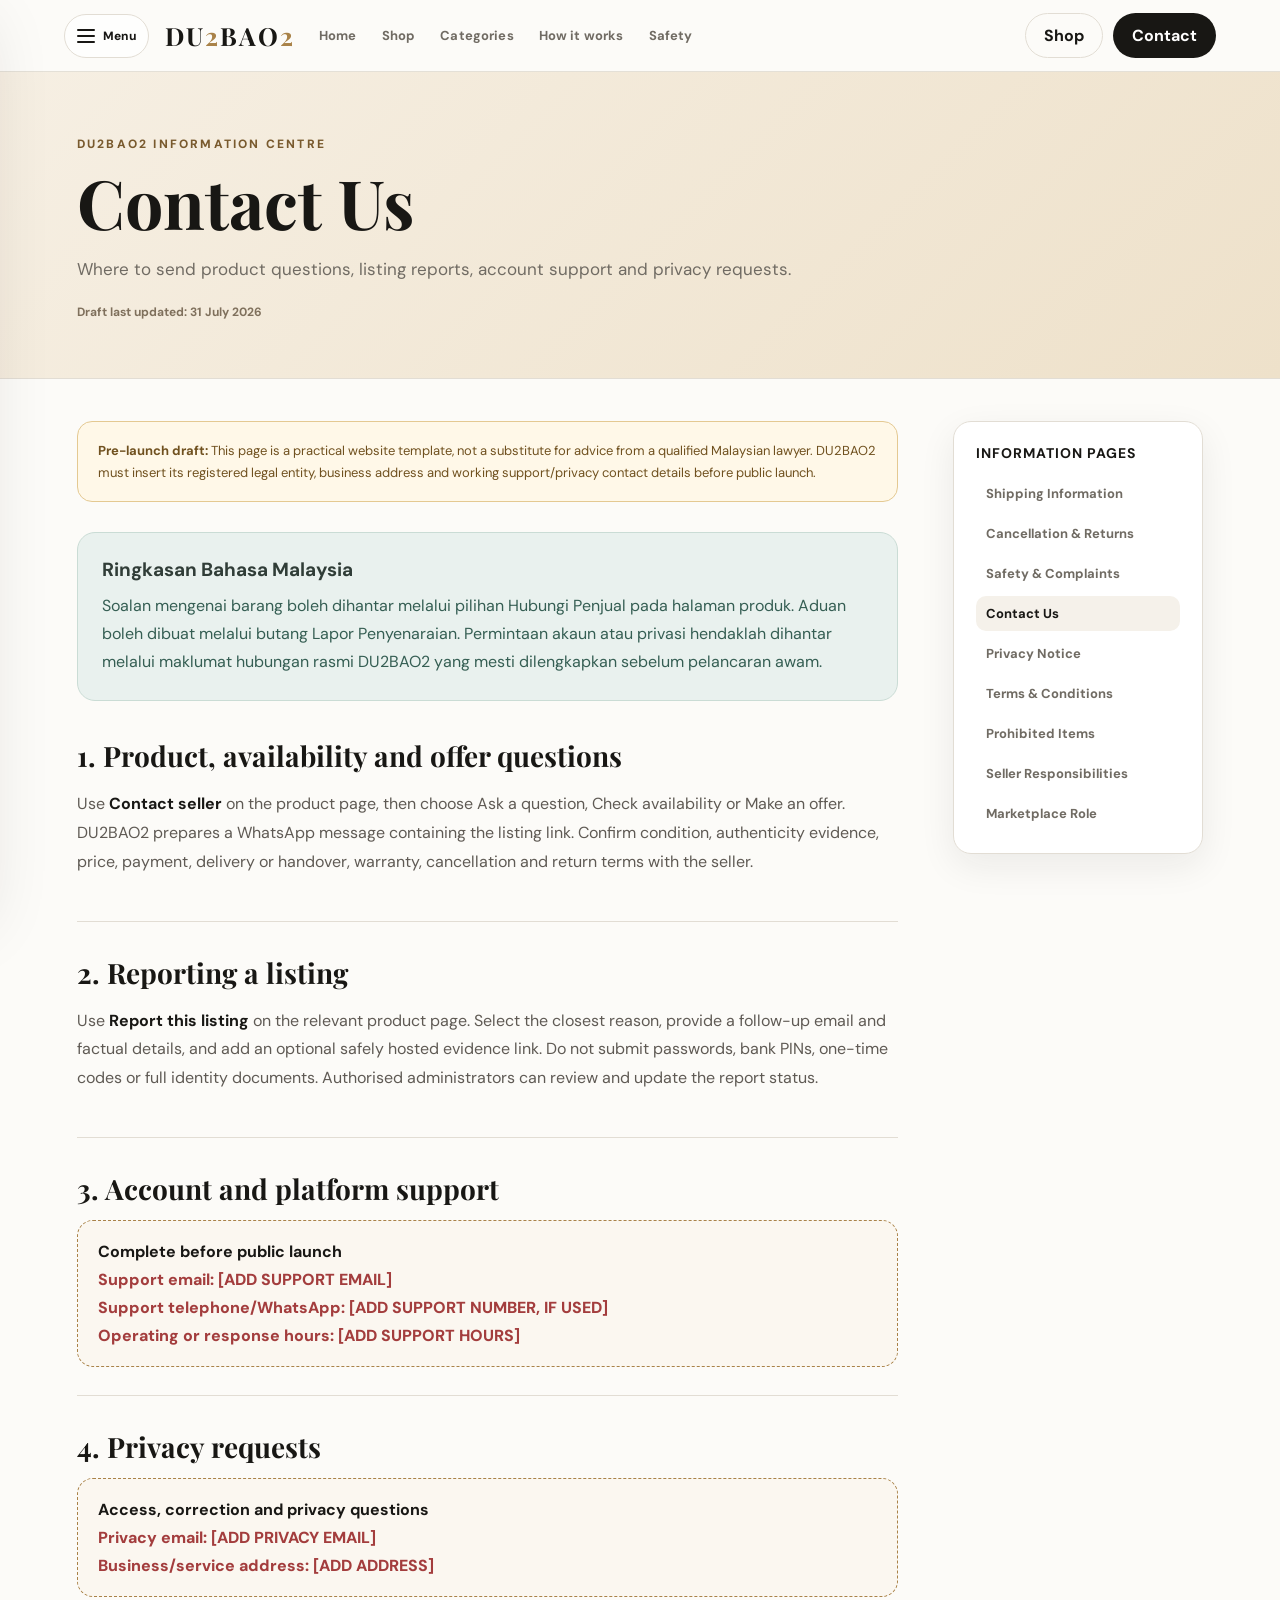
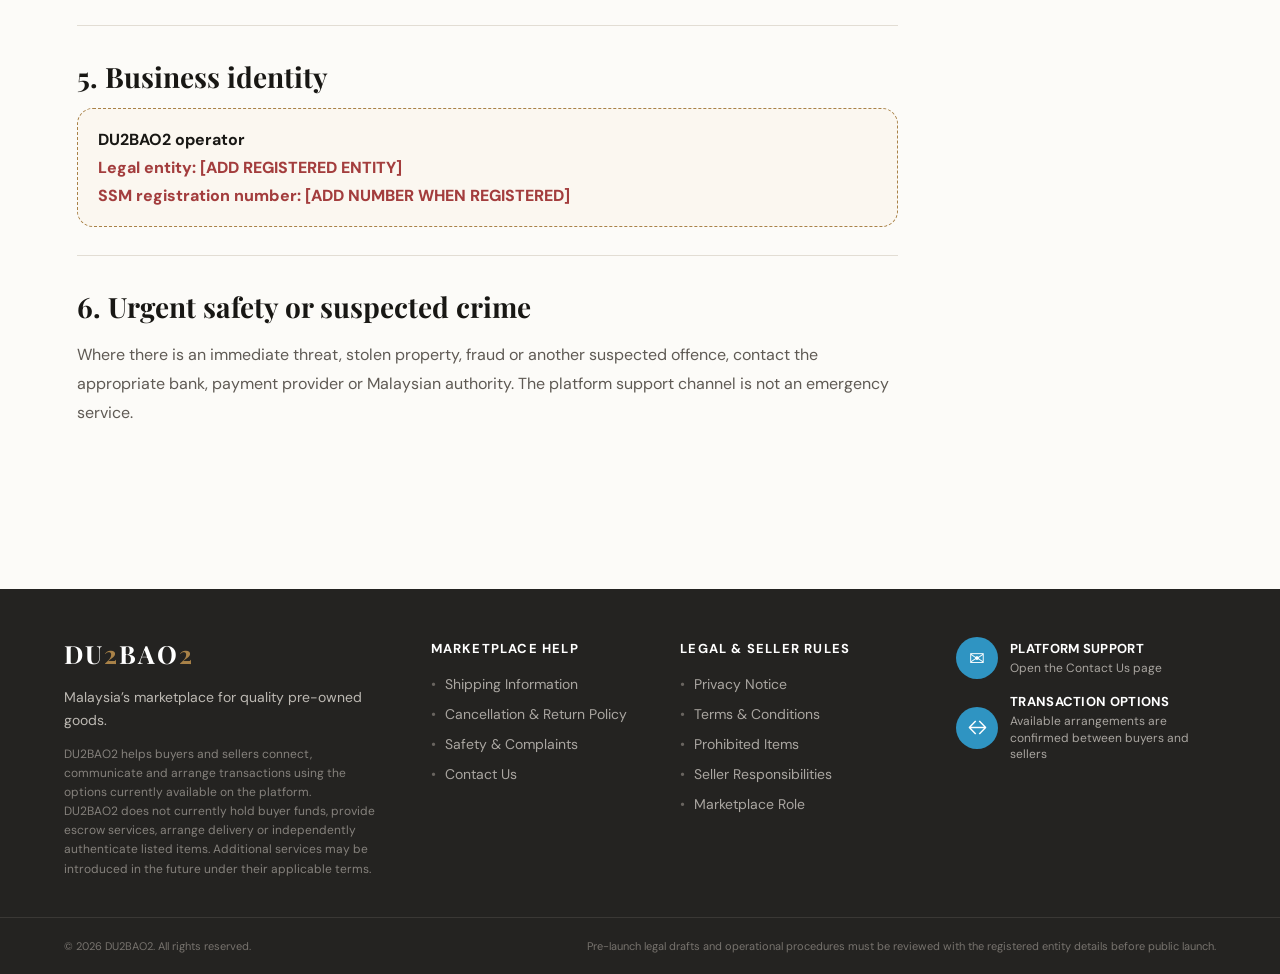
<file: contact.html>
<!DOCTYPE html>
<html lang="en">
<head>
  <meta charset="UTF-8" />
  <meta name="viewport" content="width=device-width, initial-scale=1, viewport-fit=cover" />
  <meta name="theme-color" content="#17130f" />
  <meta name="description" content="Where to send product questions, listing reports, account support and privacy requests." />
  <title>Contact Us | DU2BAO2</title>
  <link rel="manifest" href="manifest.webmanifest" />
  <link rel="preconnect" href="https://fonts.googleapis.com" />
  <link rel="preconnect" href="https://fonts.gstatic.com" crossorigin />
  <link href="https://fonts.googleapis.com/css2?family=DM+Sans:wght@400;500;600;700&family=Playfair+Display:wght@600;700&display=swap" rel="stylesheet" />
  <link rel="stylesheet" href="styles.css?v=8" />
</head>
<body>
  <header class="site-header">
    <button class="mobile-menu-button" id="mobileMenuButton" type="button" aria-label="Open navigation menu" aria-controls="mobileDrawer" aria-expanded="false">
      <span class="hamburger-lines" aria-hidden="true"><span></span><span></span><span></span></span>
      <span class="menu-label">Menu</span>
    </button>
    <a class="brand" href="index.html" aria-label="DU2BAO2 home">DU<span>2</span>BAO<span>2</span></a>
    <nav class="desktop-nav" aria-label="Main navigation">
      <a href="index.html">Home</a>
      <a href="index.html#browse">Shop</a>
      <a href="index.html#categories">Categories</a>
      <a href="index.html#how-it-works">How it works</a>
      <a href="safety.html">Safety</a>
    </nav>
    <div class="legal-header-actions"><a class="ghost-btn" href="index.html#browse">Shop</a><a class="primary-btn" href="contact.html">Contact</a></div>
  </header>
  <aside class="mobile-drawer" id="mobileDrawer" aria-hidden="true">
    <button class="drawer-close" id="drawerClose" type="button" aria-label="Close navigation menu">×</button>
    <a class="brand" href="index.html">DU<span>2</span>BAO<span>2</span></a>
    <nav aria-label="Menu navigation">
      <span class="drawer-section-label">Explore</span>
      <a href="index.html">Home</a>
      <a href="index.html#browse">Shop listings</a>
      <a href="index.html#categories">Browse categories</a>
      <a href="index.html#how-it-works">How it works</a>
      <a href="safety.html">Safety</a>
      <span class="drawer-section-label">Sell and support</span>
      <a href="index.html?action=sell" class="drawer-primary-link">Sell an item</a>
      <a href="contact.html">Contact and support</a>
      <a href="seller-rules.html">Seller responsibilities</a>
      <a href="terms.html">Terms and conditions</a>
    </nav>
  </aside>
  <div class="drawer-overlay" id="drawerOverlay" hidden></div>


  <main class="legal-page-main">
    <section class="legal-hero">
      <div class="legal-hero-inner">
        <span class="eyebrow">DU2BAO2 INFORMATION CENTRE</span>
        <h1>Contact Us</h1>
        <p>Where to send product questions, listing reports, account support and privacy requests.</p>
        <span class="legal-updated">Draft last updated: 31 July 2026</span>
      </div>
    </section>

    <div class="legal-layout">
      <article class="legal-content">
        <div class="legal-notice">
          <strong>Pre-launch draft:</strong> This page is a practical website template, not a substitute for advice from a qualified Malaysian lawyer. DU2BAO2 must insert its registered legal entity, business address and working support/privacy contact details before public launch.
        </div>

        <section class="bm-summary">
          <h2>Ringkasan Bahasa Malaysia</h2>
          <p>Soalan mengenai barang boleh dihantar melalui pilihan Hubungi Penjual pada halaman produk. Aduan boleh dibuat melalui butang Lapor Penyenaraian. Permintaan akaun atau privasi hendaklah dihantar melalui maklumat hubungan rasmi DU2BAO2 yang mesti dilengkapkan sebelum pelancaran awam.</p>
        </section>

        <section class="legal-section" id="transaction"><h2>1. Product, availability and offer questions</h2><p>Use <strong>Contact seller</strong> on the product page, then choose Ask a question, Check availability or Make an offer. DU2BAO2 prepares a WhatsApp message containing the listing link. Confirm condition, authenticity evidence, price, payment, delivery or handover, warranty, cancellation and return terms with the seller.</p></section>
<section class="legal-section" id="reports"><h2>2. Reporting a listing</h2><p>Use <strong>Report this listing</strong> on the relevant product page. Select the closest reason, provide a follow-up email and factual details, and add an optional safely hosted evidence link. Do not submit passwords, bank PINs, one-time codes or full identity documents. Authorised administrators can review and update the report status.</p></section>
<section class="legal-section" id="account"><h2>3. Account and platform support</h2><div class="legal-contact-box"><strong>Complete before public launch</strong><span class="placeholder-line">Support email: [ADD SUPPORT EMAIL]</span><span class="placeholder-line">Support telephone/WhatsApp: [ADD SUPPORT NUMBER, IF USED]</span><span class="placeholder-line">Operating or response hours: [ADD SUPPORT HOURS]</span></div></section>
<section class="legal-section" id="privacy"><h2>4. Privacy requests</h2><div class="legal-contact-box"><strong>Access, correction and privacy questions</strong><span class="placeholder-line">Privacy email: [ADD PRIVACY EMAIL]</span><span class="placeholder-line">Business/service address: [ADD ADDRESS]</span></div></section>
<section class="legal-section" id="entity"><h2>5. Business identity</h2><div class="legal-contact-box"><strong>DU2BAO2 operator</strong><span class="placeholder-line">Legal entity: [ADD REGISTERED ENTITY]</span><span class="placeholder-line">SSM registration number: [ADD NUMBER WHEN REGISTERED]</span></div></section>
<section class="legal-section" id="urgent"><h2>6. Urgent safety or suspected crime</h2><p>Where there is an immediate threat, stolen property, fraud or another suspected offence, contact the appropriate bank, payment provider or Malaysian authority. The platform support channel is not an emergency service.</p></section>
      </article>

      <aside class="legal-sidebar" aria-label="Information pages">
        <h2>Information pages</h2>
        <nav>
          <a href="shipping.html">Shipping Information</a>
<a href="returns.html">Cancellation &amp; Returns</a>
<a href="safety.html">Safety &amp; Complaints</a>
<a href="contact.html" aria-current="page">Contact Us</a>
<a href="privacy.html">Privacy Notice</a>
<a href="terms.html">Terms &amp; Conditions</a>
<a href="prohibited-items.html">Prohibited Items</a>
<a href="seller-rules.html">Seller Responsibilities</a>
<a href="marketplace-role.html">Marketplace Role</a>
        </nav>
      </aside>
    </div>
  </main>

  <footer class="site-footer">
  <div class="footer-main">
    <div class="footer-about">
      <a class="brand light-brand" href="index.html">DU<span>2</span>BAO<span>2</span></a>
      <p>Malaysia’s marketplace for quality pre-owned goods.</p>
      <span class="footer-note">DU2BAO2 helps buyers and sellers connect, communicate and arrange transactions using the options currently available on the platform.</span>
      <span class="footer-note">DU2BAO2 does not currently hold buyer funds, provide escrow services, arrange delivery or independently authenticate listed items. Additional services may be introduced in the future under their applicable terms.</span>
    </div>

    <div class="footer-column">
      <h3>Marketplace help</h3>
      <a href="shipping.html">Shipping Information</a>
      <a href="returns.html">Cancellation &amp; Return Policy</a>
      <a href="safety.html">Safety &amp; Complaints</a>
      <a href="contact.html">Contact Us</a>
    </div>

    <div class="footer-column">
      <h3>Legal &amp; seller rules</h3>
      <a href="privacy.html">Privacy Notice</a>
      <a href="terms.html">Terms &amp; Conditions</a>
      <a href="prohibited-items.html">Prohibited Items</a>
      <a href="seller-rules.html">Seller Responsibilities</a>
      <a href="marketplace-role.html">Marketplace Role</a>
    </div>

    <div class="footer-support">
      <a class="footer-support-row" href="contact.html">
        <span class="footer-support-icon" aria-hidden="true">✉</span>
        <span><strong>PLATFORM SUPPORT</strong><small>Open the Contact Us page</small></span>
      </a>
      <a class="footer-support-row" href="marketplace-role.html">
        <span class="footer-support-icon" aria-hidden="true">↔</span>
        <span><strong>TRANSACTION OPTIONS</strong><small>Available arrangements are confirmed between buyers and sellers</small></span>
      </a>
    </div>
  </div>

  <div class="footer-bottom">
    <small>© 2026 DU2BAO2. All rights reserved.</small>
    <small>Pre-launch legal drafts and operational procedures must be reviewed with the registered entity details before public launch.</small>
  </div>
</footer>

  <nav class="mobile-bottom-nav" aria-label="Mobile navigation">
    <a href="index.html"><span>⌂</span>Home</a>
    <a href="index.html#browse"><span>⌕</span>Shop</a>
    <a href="index.html#categories"><span>▦</span>Categories</a>
    <a href="safety.html"><span>◇</span>Safety</a>
    <a href="contact.html"><span>✉</span>Contact</a>
  </nav>

  <script src="nav.js?v=8"></script>
</body>
</html>
</file>
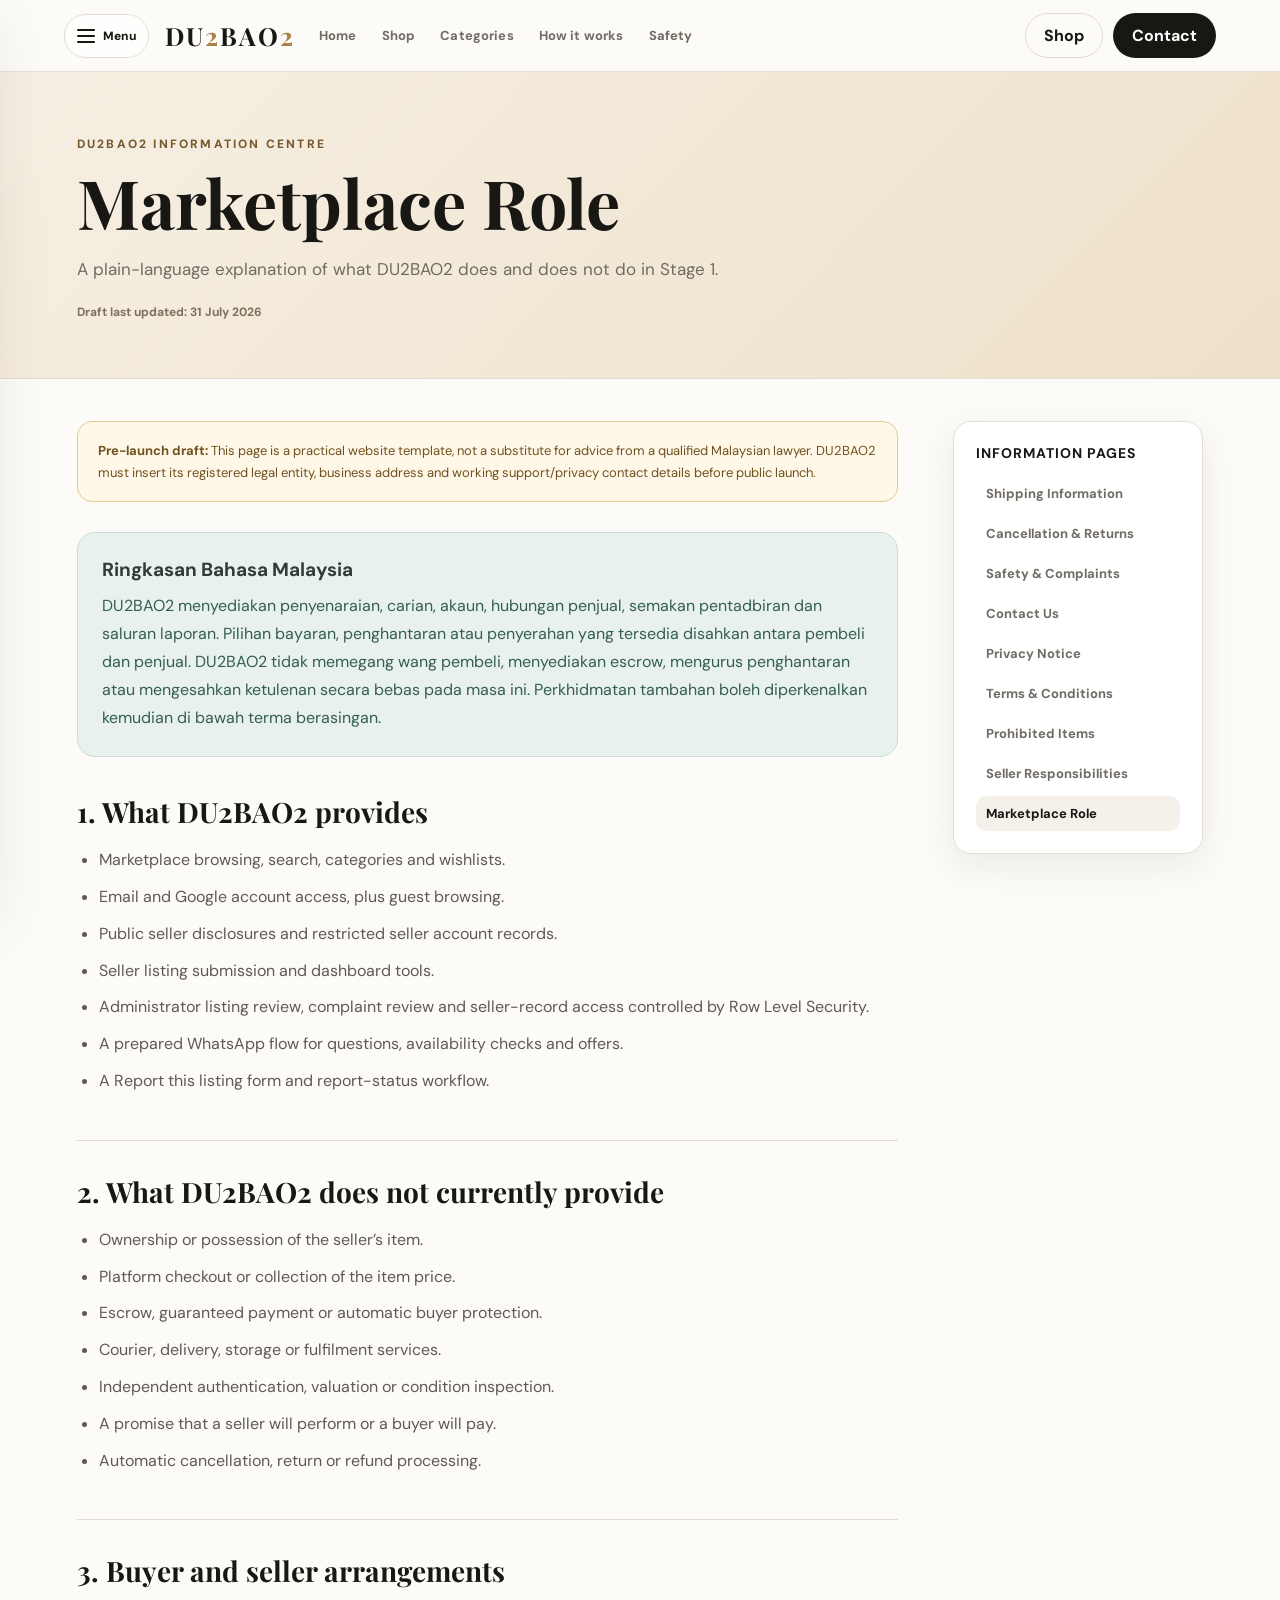
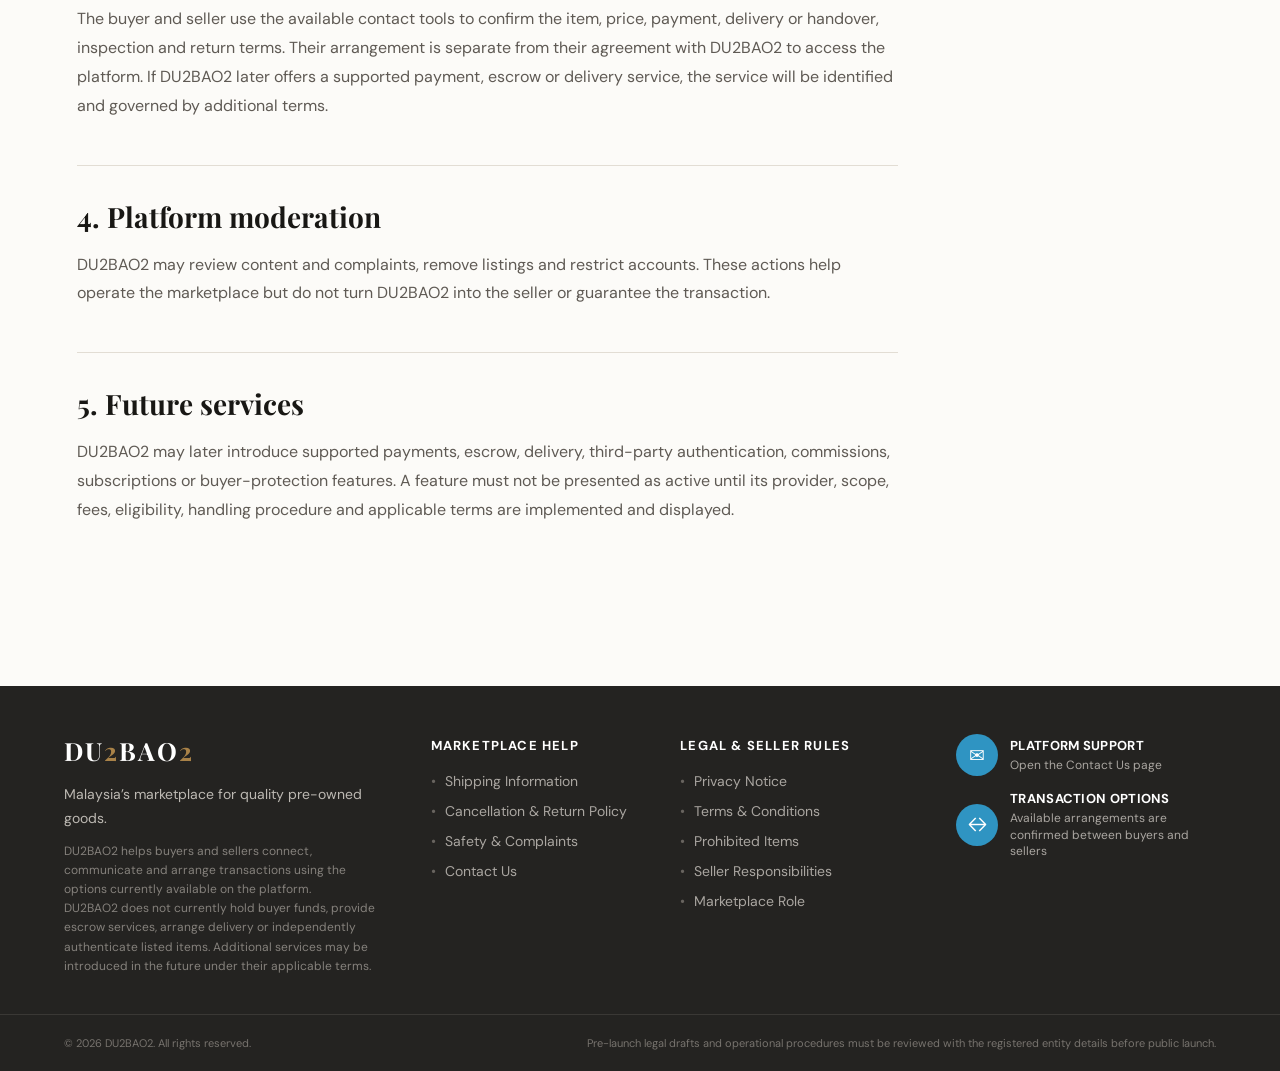
<file: marketplace-role.html>
<!DOCTYPE html>
<html lang="en">
<head>
  <meta charset="UTF-8" />
  <meta name="viewport" content="width=device-width, initial-scale=1, viewport-fit=cover" />
  <meta name="theme-color" content="#17130f" />
  <meta name="description" content="A plain-language explanation of what DU2BAO2 does and does not do in Stage 1." />
  <title>Marketplace Role | DU2BAO2</title>
  <link rel="manifest" href="manifest.webmanifest" />
  <link rel="preconnect" href="https://fonts.googleapis.com" />
  <link rel="preconnect" href="https://fonts.gstatic.com" crossorigin />
  <link href="https://fonts.googleapis.com/css2?family=DM+Sans:wght@400;500;600;700&family=Playfair+Display:wght@600;700&display=swap" rel="stylesheet" />
  <link rel="stylesheet" href="styles.css?v=8" />
</head>
<body>
  <header class="site-header">
    <button class="mobile-menu-button" id="mobileMenuButton" type="button" aria-label="Open navigation menu" aria-controls="mobileDrawer" aria-expanded="false">
      <span class="hamburger-lines" aria-hidden="true"><span></span><span></span><span></span></span>
      <span class="menu-label">Menu</span>
    </button>
    <a class="brand" href="index.html" aria-label="DU2BAO2 home">DU<span>2</span>BAO<span>2</span></a>
    <nav class="desktop-nav" aria-label="Main navigation">
      <a href="index.html">Home</a>
      <a href="index.html#browse">Shop</a>
      <a href="index.html#categories">Categories</a>
      <a href="index.html#how-it-works">How it works</a>
      <a href="safety.html">Safety</a>
    </nav>
    <div class="legal-header-actions"><a class="ghost-btn" href="index.html#browse">Shop</a><a class="primary-btn" href="contact.html">Contact</a></div>
  </header>
  <aside class="mobile-drawer" id="mobileDrawer" aria-hidden="true">
    <button class="drawer-close" id="drawerClose" type="button" aria-label="Close navigation menu">×</button>
    <a class="brand" href="index.html">DU<span>2</span>BAO<span>2</span></a>
    <nav aria-label="Menu navigation">
      <span class="drawer-section-label">Explore</span>
      <a href="index.html">Home</a>
      <a href="index.html#browse">Shop listings</a>
      <a href="index.html#categories">Browse categories</a>
      <a href="index.html#how-it-works">How it works</a>
      <a href="safety.html">Safety</a>
      <span class="drawer-section-label">Sell and support</span>
      <a href="index.html?action=sell" class="drawer-primary-link">Sell an item</a>
      <a href="contact.html">Contact and support</a>
      <a href="seller-rules.html">Seller responsibilities</a>
      <a href="terms.html">Terms and conditions</a>
    </nav>
  </aside>
  <div class="drawer-overlay" id="drawerOverlay" hidden></div>


  <main class="legal-page-main">
    <section class="legal-hero">
      <div class="legal-hero-inner">
        <span class="eyebrow">DU2BAO2 INFORMATION CENTRE</span>
        <h1>Marketplace Role</h1>
        <p>A plain-language explanation of what DU2BAO2 does and does not do in Stage 1.</p>
        <span class="legal-updated">Draft last updated: 31 July 2026</span>
      </div>
    </section>

    <div class="legal-layout">
      <article class="legal-content">
        <div class="legal-notice">
          <strong>Pre-launch draft:</strong> This page is a practical website template, not a substitute for advice from a qualified Malaysian lawyer. DU2BAO2 must insert its registered legal entity, business address and working support/privacy contact details before public launch.
        </div>

        <section class="bm-summary">
          <h2>Ringkasan Bahasa Malaysia</h2>
          <p>DU2BAO2 menyediakan penyenaraian, carian, akaun, hubungan penjual, semakan pentadbiran dan saluran laporan. Pilihan bayaran, penghantaran atau penyerahan yang tersedia disahkan antara pembeli dan penjual. DU2BAO2 tidak memegang wang pembeli, menyediakan escrow, mengurus penghantaran atau mengesahkan ketulenan secara bebas pada masa ini. Perkhidmatan tambahan boleh diperkenalkan kemudian di bawah terma berasingan.</p>
        </section>

        <section class="legal-section" id="provides"><h2>1. What DU2BAO2 provides</h2><ul><li>Marketplace browsing, search, categories and wishlists.</li><li>Email and Google account access, plus guest browsing.</li><li>Public seller disclosures and restricted seller account records.</li><li>Seller listing submission and dashboard tools.</li><li>Administrator listing review, complaint review and seller-record access controlled by Row Level Security.</li><li>A prepared WhatsApp flow for questions, availability checks and offers.</li><li>A Report this listing form and report-status workflow.</li></ul></section>
<section class="legal-section" id="not"><h2>2. What DU2BAO2 does not currently provide</h2><ul><li>Ownership or possession of the seller’s item.</li><li>Platform checkout or collection of the item price.</li><li>Escrow, guaranteed payment or automatic buyer protection.</li><li>Courier, delivery, storage or fulfilment services.</li><li>Independent authentication, valuation or condition inspection.</li><li>A promise that a seller will perform or a buyer will pay.</li><li>Automatic cancellation, return or refund processing.</li></ul></section>
<section class="legal-section" id="contract"><h2>3. Buyer and seller arrangements</h2><p>The buyer and seller use the available contact tools to confirm the item, price, payment, delivery or handover, inspection and return terms. Their arrangement is separate from their agreement with DU2BAO2 to access the platform. If DU2BAO2 later offers a supported payment, escrow or delivery service, the service will be identified and governed by additional terms.</p></section>
<section class="legal-section" id="moderation"><h2>4. Platform moderation</h2><p>DU2BAO2 may review content and complaints, remove listings and restrict accounts. These actions help operate the marketplace but do not turn DU2BAO2 into the seller or guarantee the transaction.</p></section>
<section class="legal-section" id="future"><h2>5. Future services</h2><p>DU2BAO2 may later introduce supported payments, escrow, delivery, third-party authentication, commissions, subscriptions or buyer-protection features. A feature must not be presented as active until its provider, scope, fees, eligibility, handling procedure and applicable terms are implemented and displayed.</p></section>
      </article>

      <aside class="legal-sidebar" aria-label="Information pages">
        <h2>Information pages</h2>
        <nav>
          <a href="shipping.html">Shipping Information</a>
<a href="returns.html">Cancellation &amp; Returns</a>
<a href="safety.html">Safety &amp; Complaints</a>
<a href="contact.html">Contact Us</a>
<a href="privacy.html">Privacy Notice</a>
<a href="terms.html">Terms &amp; Conditions</a>
<a href="prohibited-items.html">Prohibited Items</a>
<a href="seller-rules.html">Seller Responsibilities</a>
<a href="marketplace-role.html" aria-current="page">Marketplace Role</a>
        </nav>
      </aside>
    </div>
  </main>

  <footer class="site-footer">
  <div class="footer-main">
    <div class="footer-about">
      <a class="brand light-brand" href="index.html">DU<span>2</span>BAO<span>2</span></a>
      <p>Malaysia’s marketplace for quality pre-owned goods.</p>
      <span class="footer-note">DU2BAO2 helps buyers and sellers connect, communicate and arrange transactions using the options currently available on the platform.</span>
      <span class="footer-note">DU2BAO2 does not currently hold buyer funds, provide escrow services, arrange delivery or independently authenticate listed items. Additional services may be introduced in the future under their applicable terms.</span>
    </div>

    <div class="footer-column">
      <h3>Marketplace help</h3>
      <a href="shipping.html">Shipping Information</a>
      <a href="returns.html">Cancellation &amp; Return Policy</a>
      <a href="safety.html">Safety &amp; Complaints</a>
      <a href="contact.html">Contact Us</a>
    </div>

    <div class="footer-column">
      <h3>Legal &amp; seller rules</h3>
      <a href="privacy.html">Privacy Notice</a>
      <a href="terms.html">Terms &amp; Conditions</a>
      <a href="prohibited-items.html">Prohibited Items</a>
      <a href="seller-rules.html">Seller Responsibilities</a>
      <a href="marketplace-role.html">Marketplace Role</a>
    </div>

    <div class="footer-support">
      <a class="footer-support-row" href="contact.html">
        <span class="footer-support-icon" aria-hidden="true">✉</span>
        <span><strong>PLATFORM SUPPORT</strong><small>Open the Contact Us page</small></span>
      </a>
      <a class="footer-support-row" href="marketplace-role.html">
        <span class="footer-support-icon" aria-hidden="true">↔</span>
        <span><strong>TRANSACTION OPTIONS</strong><small>Available arrangements are confirmed between buyers and sellers</small></span>
      </a>
    </div>
  </div>

  <div class="footer-bottom">
    <small>© 2026 DU2BAO2. All rights reserved.</small>
    <small>Pre-launch legal drafts and operational procedures must be reviewed with the registered entity details before public launch.</small>
  </div>
</footer>

  <nav class="mobile-bottom-nav" aria-label="Mobile navigation">
    <a href="index.html"><span>⌂</span>Home</a>
    <a href="index.html#browse"><span>⌕</span>Shop</a>
    <a href="index.html#categories"><span>▦</span>Categories</a>
    <a href="safety.html"><span>◇</span>Safety</a>
    <a href="contact.html"><span>✉</span>Contact</a>
  </nav>

  <script src="nav.js?v=8"></script>
</body>
</html>
</file>
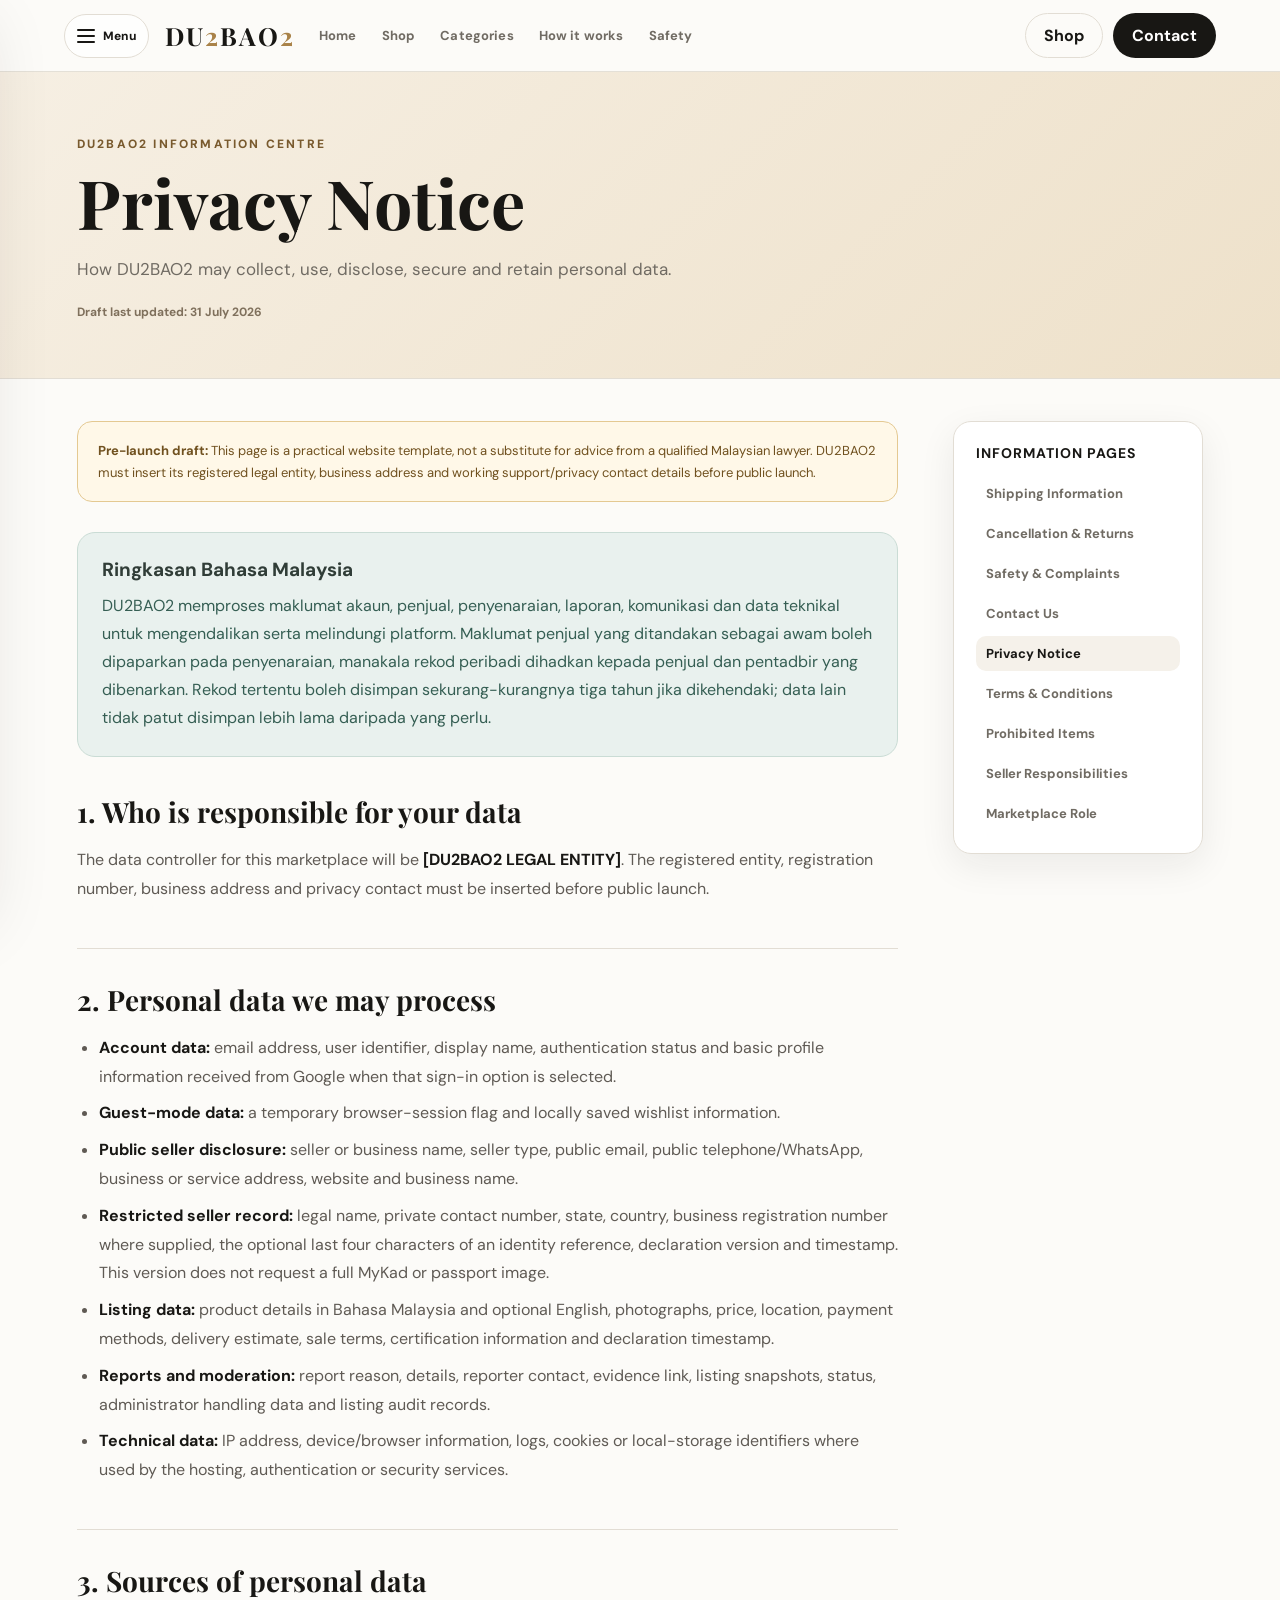
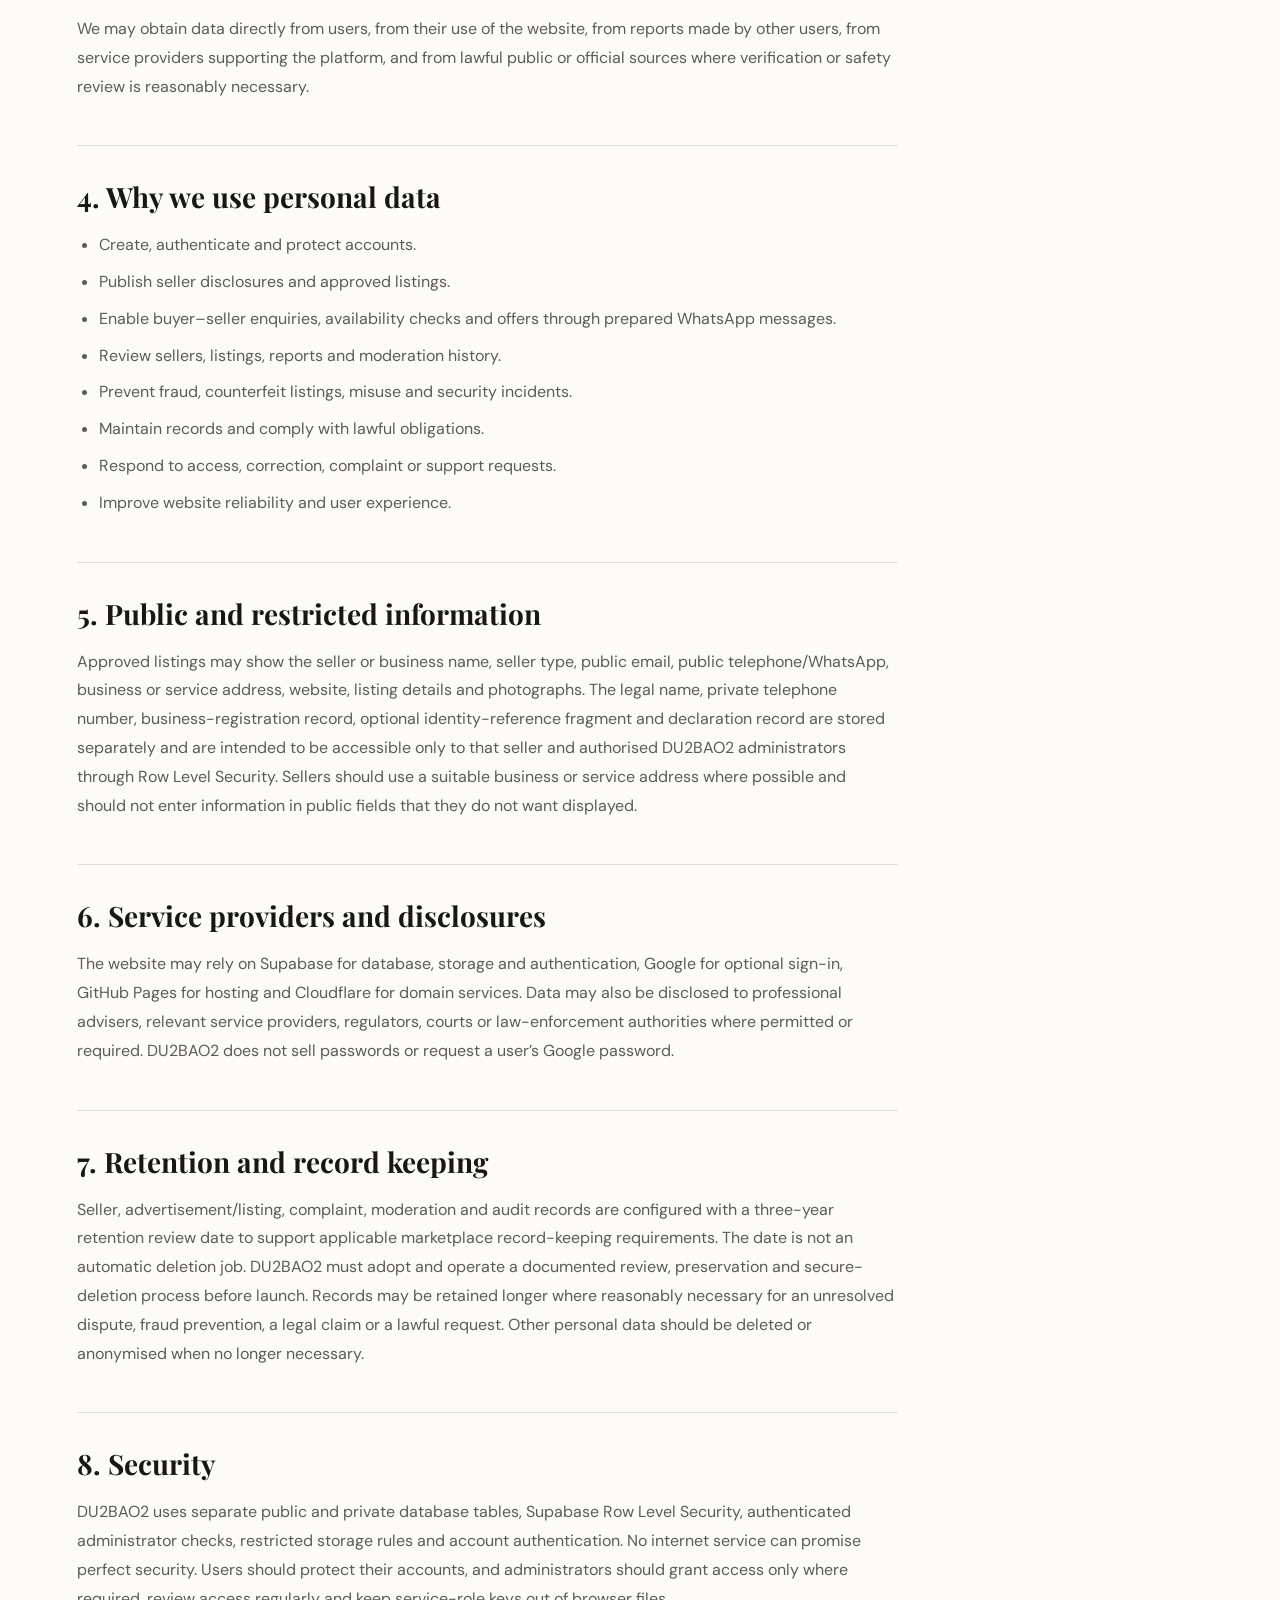
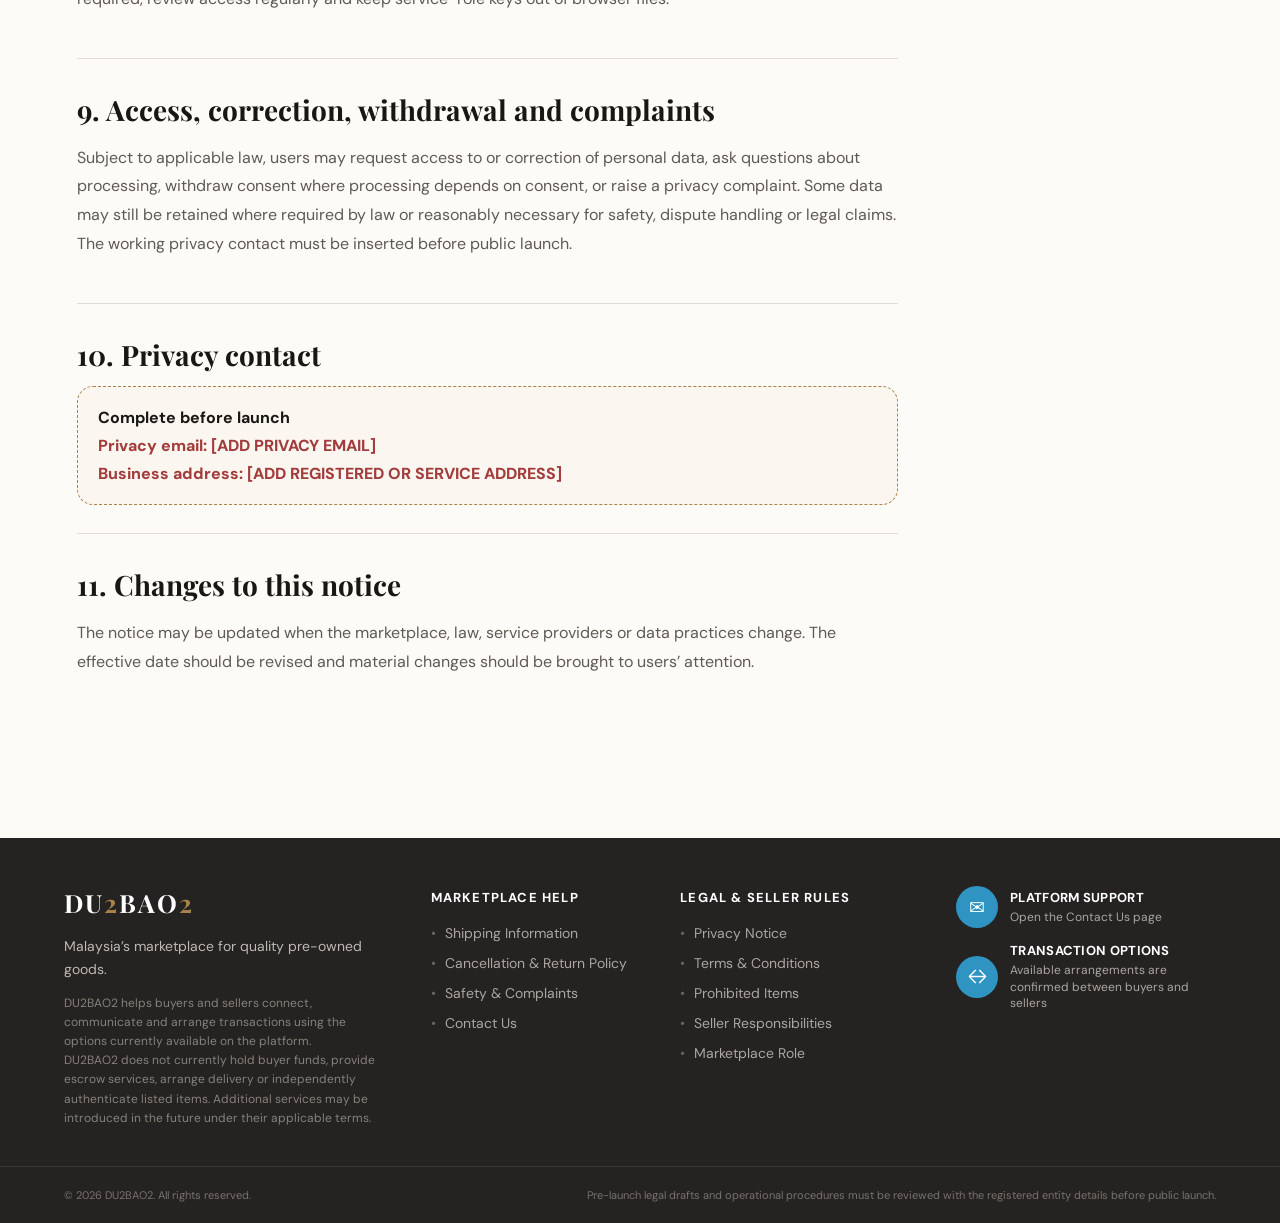
<file: privacy.html>
<!DOCTYPE html>
<html lang="en">
<head>
  <meta charset="UTF-8" />
  <meta name="viewport" content="width=device-width, initial-scale=1, viewport-fit=cover" />
  <meta name="theme-color" content="#17130f" />
  <meta name="description" content="How DU2BAO2 may collect, use, disclose, secure and retain personal data." />
  <title>Privacy Notice | DU2BAO2</title>
  <link rel="manifest" href="manifest.webmanifest" />
  <link rel="preconnect" href="https://fonts.googleapis.com" />
  <link rel="preconnect" href="https://fonts.gstatic.com" crossorigin />
  <link href="https://fonts.googleapis.com/css2?family=DM+Sans:wght@400;500;600;700&family=Playfair+Display:wght@600;700&display=swap" rel="stylesheet" />
  <link rel="stylesheet" href="styles.css?v=8" />
</head>
<body>
  <header class="site-header">
    <button class="mobile-menu-button" id="mobileMenuButton" type="button" aria-label="Open navigation menu" aria-controls="mobileDrawer" aria-expanded="false">
      <span class="hamburger-lines" aria-hidden="true"><span></span><span></span><span></span></span>
      <span class="menu-label">Menu</span>
    </button>
    <a class="brand" href="index.html" aria-label="DU2BAO2 home">DU<span>2</span>BAO<span>2</span></a>
    <nav class="desktop-nav" aria-label="Main navigation">
      <a href="index.html">Home</a>
      <a href="index.html#browse">Shop</a>
      <a href="index.html#categories">Categories</a>
      <a href="index.html#how-it-works">How it works</a>
      <a href="safety.html">Safety</a>
    </nav>
    <div class="legal-header-actions"><a class="ghost-btn" href="index.html#browse">Shop</a><a class="primary-btn" href="contact.html">Contact</a></div>
  </header>
  <aside class="mobile-drawer" id="mobileDrawer" aria-hidden="true">
    <button class="drawer-close" id="drawerClose" type="button" aria-label="Close navigation menu">×</button>
    <a class="brand" href="index.html">DU<span>2</span>BAO<span>2</span></a>
    <nav aria-label="Menu navigation">
      <span class="drawer-section-label">Explore</span>
      <a href="index.html">Home</a>
      <a href="index.html#browse">Shop listings</a>
      <a href="index.html#categories">Browse categories</a>
      <a href="index.html#how-it-works">How it works</a>
      <a href="safety.html">Safety</a>
      <span class="drawer-section-label">Sell and support</span>
      <a href="index.html?action=sell" class="drawer-primary-link">Sell an item</a>
      <a href="contact.html">Contact and support</a>
      <a href="seller-rules.html">Seller responsibilities</a>
      <a href="terms.html">Terms and conditions</a>
    </nav>
  </aside>
  <div class="drawer-overlay" id="drawerOverlay" hidden></div>


  <main class="legal-page-main">
    <section class="legal-hero">
      <div class="legal-hero-inner">
        <span class="eyebrow">DU2BAO2 INFORMATION CENTRE</span>
        <h1>Privacy Notice</h1>
        <p>How DU2BAO2 may collect, use, disclose, secure and retain personal data.</p>
        <span class="legal-updated">Draft last updated: 31 July 2026</span>
      </div>
    </section>

    <div class="legal-layout">
      <article class="legal-content">
        <div class="legal-notice">
          <strong>Pre-launch draft:</strong> This page is a practical website template, not a substitute for advice from a qualified Malaysian lawyer. DU2BAO2 must insert its registered legal entity, business address and working support/privacy contact details before public launch.
        </div>

        <section class="bm-summary">
          <h2>Ringkasan Bahasa Malaysia</h2>
          <p>DU2BAO2 memproses maklumat akaun, penjual, penyenaraian, laporan, komunikasi dan data teknikal untuk mengendalikan serta melindungi platform. Maklumat penjual yang ditandakan sebagai awam boleh dipaparkan pada penyenaraian, manakala rekod peribadi dihadkan kepada penjual dan pentadbir yang dibenarkan. Rekod tertentu boleh disimpan sekurang-kurangnya tiga tahun jika dikehendaki; data lain tidak patut disimpan lebih lama daripada yang perlu.</p>
        </section>

        <section class="legal-section" id="controller"><h2>1. Who is responsible for your data</h2><p>The data controller for this marketplace will be <strong>[DU2BAO2 LEGAL ENTITY]</strong>. The registered entity, registration number, business address and privacy contact must be inserted before public launch.</p></section>
<section class="legal-section" id="data"><h2>2. Personal data we may process</h2><ul><li><strong>Account data:</strong> email address, user identifier, display name, authentication status and basic profile information received from Google when that sign-in option is selected.</li><li><strong>Guest-mode data:</strong> a temporary browser-session flag and locally saved wishlist information.</li><li><strong>Public seller disclosure:</strong> seller or business name, seller type, public email, public telephone/WhatsApp, business or service address, website and business name.</li><li><strong>Restricted seller record:</strong> legal name, private contact number, state, country, business registration number where supplied, the optional last four characters of an identity reference, declaration version and timestamp. This version does not request a full MyKad or passport image.</li><li><strong>Listing data:</strong> product details in Bahasa Malaysia and optional English, photographs, price, location, payment methods, delivery estimate, sale terms, certification information and declaration timestamp.</li><li><strong>Reports and moderation:</strong> report reason, details, reporter contact, evidence link, listing snapshots, status, administrator handling data and listing audit records.</li><li><strong>Technical data:</strong> IP address, device/browser information, logs, cookies or local-storage identifiers where used by the hosting, authentication or security services.</li></ul></section>
<section class="legal-section" id="sources"><h2>3. Sources of personal data</h2><p>We may obtain data directly from users, from their use of the website, from reports made by other users, from service providers supporting the platform, and from lawful public or official sources where verification or safety review is reasonably necessary.</p></section>
<section class="legal-section" id="purposes"><h2>4. Why we use personal data</h2><ul><li>Create, authenticate and protect accounts.</li><li>Publish seller disclosures and approved listings.</li><li>Enable buyer–seller enquiries, availability checks and offers through prepared WhatsApp messages.</li><li>Review sellers, listings, reports and moderation history.</li><li>Prevent fraud, counterfeit listings, misuse and security incidents.</li><li>Maintain records and comply with lawful obligations.</li><li>Respond to access, correction, complaint or support requests.</li><li>Improve website reliability and user experience.</li></ul></section>
<section class="legal-section" id="public"><h2>5. Public and restricted information</h2><p>Approved listings may show the seller or business name, seller type, public email, public telephone/WhatsApp, business or service address, website, listing details and photographs. The legal name, private telephone number, business-registration record, optional identity-reference fragment and declaration record are stored separately and are intended to be accessible only to that seller and authorised DU2BAO2 administrators through Row Level Security. Sellers should use a suitable business or service address where possible and should not enter information in public fields that they do not want displayed.</p></section>
<section class="legal-section" id="providers"><h2>6. Service providers and disclosures</h2><p>The website may rely on Supabase for database, storage and authentication, Google for optional sign-in, GitHub Pages for hosting and Cloudflare for domain services. Data may also be disclosed to professional advisers, relevant service providers, regulators, courts or law-enforcement authorities where permitted or required. DU2BAO2 does not sell passwords or request a user’s Google password.</p></section>
<section class="legal-section" id="storage"><h2>7. Retention and record keeping</h2><p>Seller, advertisement/listing, complaint, moderation and audit records are configured with a three-year retention review date to support applicable marketplace record-keeping requirements. The date is not an automatic deletion job. DU2BAO2 must adopt and operate a documented review, preservation and secure-deletion process before launch. Records may be retained longer where reasonably necessary for an unresolved dispute, fraud prevention, a legal claim or a lawful request. Other personal data should be deleted or anonymised when no longer necessary.</p></section>
<section class="legal-section" id="security"><h2>8. Security</h2><p>DU2BAO2 uses separate public and private database tables, Supabase Row Level Security, authenticated administrator checks, restricted storage rules and account authentication. No internet service can promise perfect security. Users should protect their accounts, and administrators should grant access only where required, review access regularly and keep service-role keys out of browser files.</p></section>
<section class="legal-section" id="rights"><h2>9. Access, correction, withdrawal and complaints</h2><p>Subject to applicable law, users may request access to or correction of personal data, ask questions about processing, withdraw consent where processing depends on consent, or raise a privacy complaint. Some data may still be retained where required by law or reasonably necessary for safety, dispute handling or legal claims. The working privacy contact must be inserted before public launch.</p></section>
<section class="legal-section" id="contact"><h2>10. Privacy contact</h2><div class="legal-contact-box"><strong>Complete before launch</strong><span class="placeholder-line">Privacy email: [ADD PRIVACY EMAIL]</span><span class="placeholder-line">Business address: [ADD REGISTERED OR SERVICE ADDRESS]</span></div></section>
<section class="legal-section" id="changes"><h2>11. Changes to this notice</h2><p>The notice may be updated when the marketplace, law, service providers or data practices change. The effective date should be revised and material changes should be brought to users’ attention.</p></section>
      </article>

      <aside class="legal-sidebar" aria-label="Information pages">
        <h2>Information pages</h2>
        <nav>
          <a href="shipping.html">Shipping Information</a>
<a href="returns.html">Cancellation &amp; Returns</a>
<a href="safety.html">Safety &amp; Complaints</a>
<a href="contact.html">Contact Us</a>
<a href="privacy.html" aria-current="page">Privacy Notice</a>
<a href="terms.html">Terms &amp; Conditions</a>
<a href="prohibited-items.html">Prohibited Items</a>
<a href="seller-rules.html">Seller Responsibilities</a>
<a href="marketplace-role.html">Marketplace Role</a>
        </nav>
      </aside>
    </div>
  </main>

  <footer class="site-footer">
  <div class="footer-main">
    <div class="footer-about">
      <a class="brand light-brand" href="index.html">DU<span>2</span>BAO<span>2</span></a>
      <p>Malaysia’s marketplace for quality pre-owned goods.</p>
      <span class="footer-note">DU2BAO2 helps buyers and sellers connect, communicate and arrange transactions using the options currently available on the platform.</span>
      <span class="footer-note">DU2BAO2 does not currently hold buyer funds, provide escrow services, arrange delivery or independently authenticate listed items. Additional services may be introduced in the future under their applicable terms.</span>
    </div>

    <div class="footer-column">
      <h3>Marketplace help</h3>
      <a href="shipping.html">Shipping Information</a>
      <a href="returns.html">Cancellation &amp; Return Policy</a>
      <a href="safety.html">Safety &amp; Complaints</a>
      <a href="contact.html">Contact Us</a>
    </div>

    <div class="footer-column">
      <h3>Legal &amp; seller rules</h3>
      <a href="privacy.html">Privacy Notice</a>
      <a href="terms.html">Terms &amp; Conditions</a>
      <a href="prohibited-items.html">Prohibited Items</a>
      <a href="seller-rules.html">Seller Responsibilities</a>
      <a href="marketplace-role.html">Marketplace Role</a>
    </div>

    <div class="footer-support">
      <a class="footer-support-row" href="contact.html">
        <span class="footer-support-icon" aria-hidden="true">✉</span>
        <span><strong>PLATFORM SUPPORT</strong><small>Open the Contact Us page</small></span>
      </a>
      <a class="footer-support-row" href="marketplace-role.html">
        <span class="footer-support-icon" aria-hidden="true">↔</span>
        <span><strong>TRANSACTION OPTIONS</strong><small>Available arrangements are confirmed between buyers and sellers</small></span>
      </a>
    </div>
  </div>

  <div class="footer-bottom">
    <small>© 2026 DU2BAO2. All rights reserved.</small>
    <small>Pre-launch legal drafts and operational procedures must be reviewed with the registered entity details before public launch.</small>
  </div>
</footer>

  <nav class="mobile-bottom-nav" aria-label="Mobile navigation">
    <a href="index.html"><span>⌂</span>Home</a>
    <a href="index.html#browse"><span>⌕</span>Shop</a>
    <a href="index.html#categories"><span>▦</span>Categories</a>
    <a href="safety.html"><span>◇</span>Safety</a>
    <a href="contact.html"><span>✉</span>Contact</a>
  </nav>

  <script src="nav.js?v=8"></script>
</body>
</html>
</file>
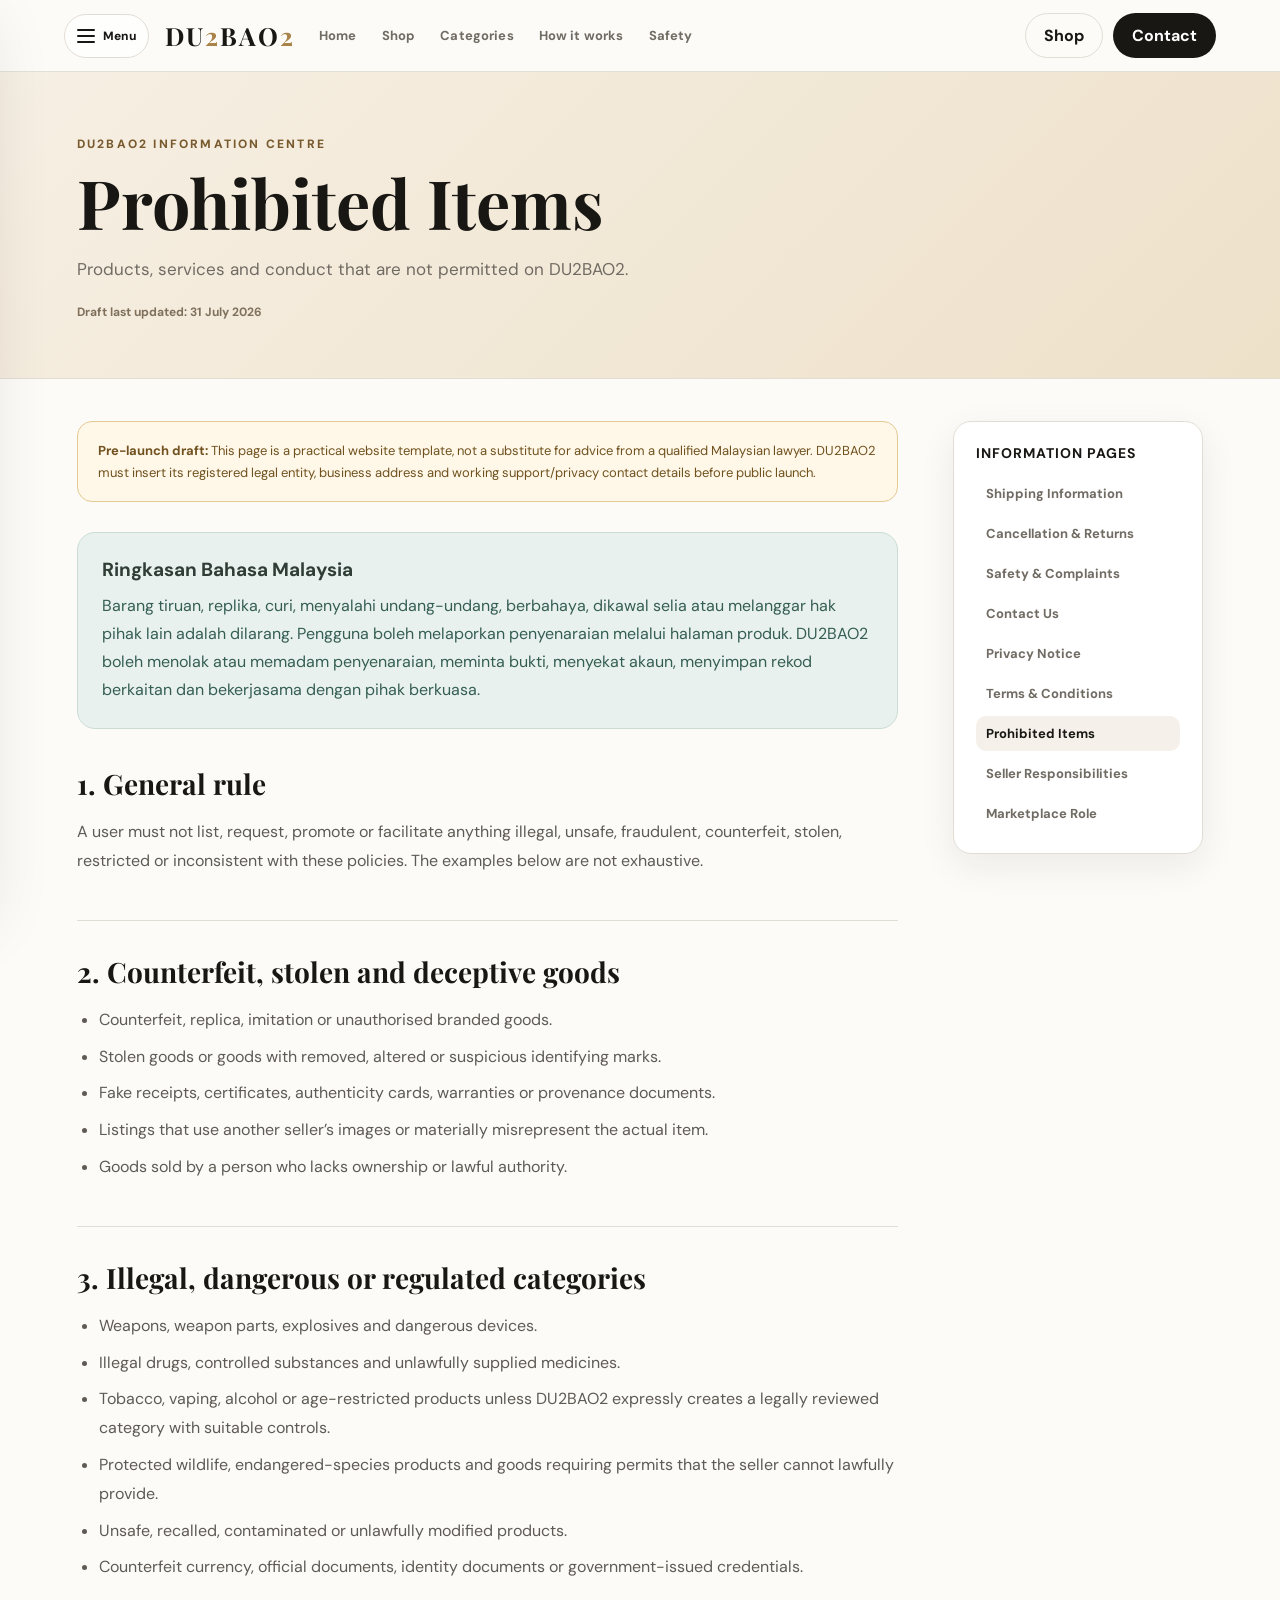
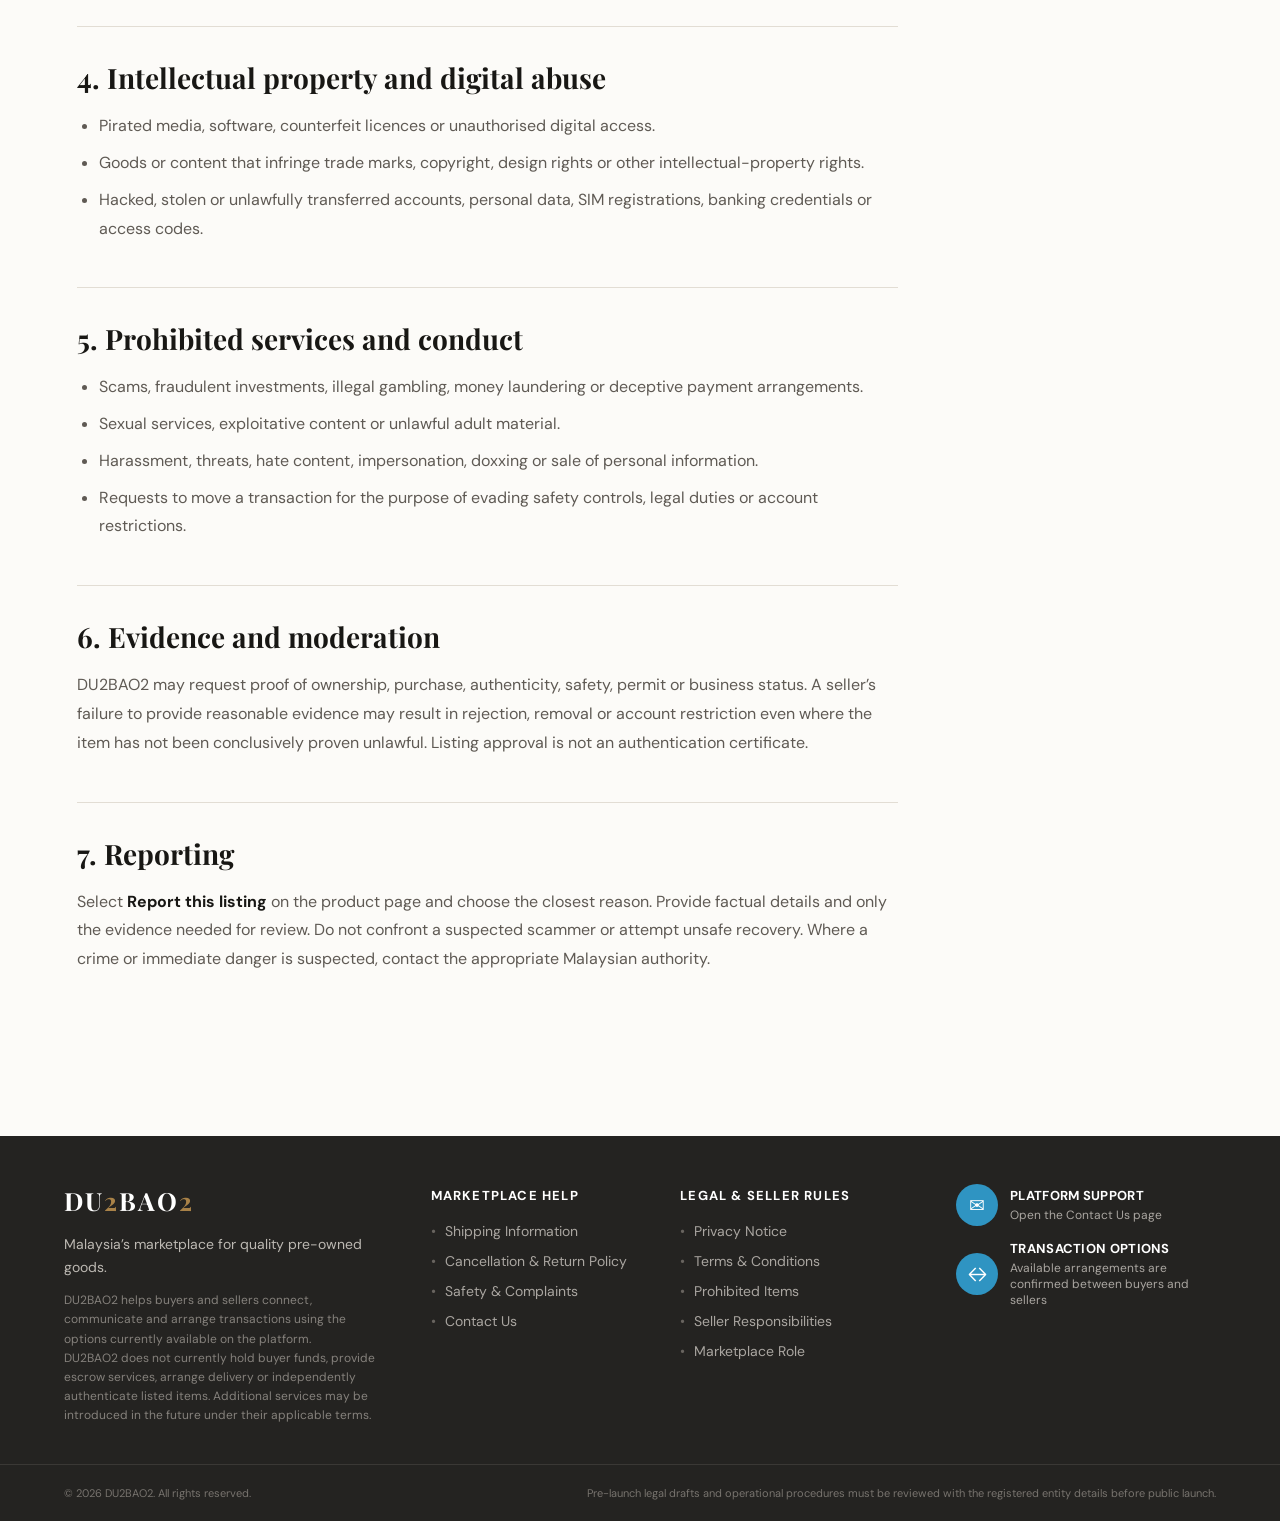
<file: prohibited-items.html>
<!DOCTYPE html>
<html lang="en">
<head>
  <meta charset="UTF-8" />
  <meta name="viewport" content="width=device-width, initial-scale=1, viewport-fit=cover" />
  <meta name="theme-color" content="#17130f" />
  <meta name="description" content="Products, services and conduct that are not permitted on DU2BAO2." />
  <title>Prohibited Items | DU2BAO2</title>
  <link rel="manifest" href="manifest.webmanifest" />
  <link rel="preconnect" href="https://fonts.googleapis.com" />
  <link rel="preconnect" href="https://fonts.gstatic.com" crossorigin />
  <link href="https://fonts.googleapis.com/css2?family=DM+Sans:wght@400;500;600;700&family=Playfair+Display:wght@600;700&display=swap" rel="stylesheet" />
  <link rel="stylesheet" href="styles.css?v=8" />
</head>
<body>
  <header class="site-header">
    <button class="mobile-menu-button" id="mobileMenuButton" type="button" aria-label="Open navigation menu" aria-controls="mobileDrawer" aria-expanded="false">
      <span class="hamburger-lines" aria-hidden="true"><span></span><span></span><span></span></span>
      <span class="menu-label">Menu</span>
    </button>
    <a class="brand" href="index.html" aria-label="DU2BAO2 home">DU<span>2</span>BAO<span>2</span></a>
    <nav class="desktop-nav" aria-label="Main navigation">
      <a href="index.html">Home</a>
      <a href="index.html#browse">Shop</a>
      <a href="index.html#categories">Categories</a>
      <a href="index.html#how-it-works">How it works</a>
      <a href="safety.html">Safety</a>
    </nav>
    <div class="legal-header-actions"><a class="ghost-btn" href="index.html#browse">Shop</a><a class="primary-btn" href="contact.html">Contact</a></div>
  </header>
  <aside class="mobile-drawer" id="mobileDrawer" aria-hidden="true">
    <button class="drawer-close" id="drawerClose" type="button" aria-label="Close navigation menu">×</button>
    <a class="brand" href="index.html">DU<span>2</span>BAO<span>2</span></a>
    <nav aria-label="Menu navigation">
      <span class="drawer-section-label">Explore</span>
      <a href="index.html">Home</a>
      <a href="index.html#browse">Shop listings</a>
      <a href="index.html#categories">Browse categories</a>
      <a href="index.html#how-it-works">How it works</a>
      <a href="safety.html">Safety</a>
      <span class="drawer-section-label">Sell and support</span>
      <a href="index.html?action=sell" class="drawer-primary-link">Sell an item</a>
      <a href="contact.html">Contact and support</a>
      <a href="seller-rules.html">Seller responsibilities</a>
      <a href="terms.html">Terms and conditions</a>
    </nav>
  </aside>
  <div class="drawer-overlay" id="drawerOverlay" hidden></div>


  <main class="legal-page-main">
    <section class="legal-hero">
      <div class="legal-hero-inner">
        <span class="eyebrow">DU2BAO2 INFORMATION CENTRE</span>
        <h1>Prohibited Items</h1>
        <p>Products, services and conduct that are not permitted on DU2BAO2.</p>
        <span class="legal-updated">Draft last updated: 31 July 2026</span>
      </div>
    </section>

    <div class="legal-layout">
      <article class="legal-content">
        <div class="legal-notice">
          <strong>Pre-launch draft:</strong> This page is a practical website template, not a substitute for advice from a qualified Malaysian lawyer. DU2BAO2 must insert its registered legal entity, business address and working support/privacy contact details before public launch.
        </div>

        <section class="bm-summary">
          <h2>Ringkasan Bahasa Malaysia</h2>
          <p>Barang tiruan, replika, curi, menyalahi undang-undang, berbahaya, dikawal selia atau melanggar hak pihak lain adalah dilarang. Pengguna boleh melaporkan penyenaraian melalui halaman produk. DU2BAO2 boleh menolak atau memadam penyenaraian, meminta bukti, menyekat akaun, menyimpan rekod berkaitan dan bekerjasama dengan pihak berkuasa.</p>
        </section>

        <section class="legal-section" id="rule"><h2>1. General rule</h2><p>A user must not list, request, promote or facilitate anything illegal, unsafe, fraudulent, counterfeit, stolen, restricted or inconsistent with these policies. The examples below are not exhaustive.</p></section>
<section class="legal-section" id="counterfeit"><h2>2. Counterfeit, stolen and deceptive goods</h2><ul><li>Counterfeit, replica, imitation or unauthorised branded goods.</li><li>Stolen goods or goods with removed, altered or suspicious identifying marks.</li><li>Fake receipts, certificates, authenticity cards, warranties or provenance documents.</li><li>Listings that use another seller’s images or materially misrepresent the actual item.</li><li>Goods sold by a person who lacks ownership or lawful authority.</li></ul></section>
<section class="legal-section" id="regulated"><h2>3. Illegal, dangerous or regulated categories</h2><ul><li>Weapons, weapon parts, explosives and dangerous devices.</li><li>Illegal drugs, controlled substances and unlawfully supplied medicines.</li><li>Tobacco, vaping, alcohol or age-restricted products unless DU2BAO2 expressly creates a legally reviewed category with suitable controls.</li><li>Protected wildlife, endangered-species products and goods requiring permits that the seller cannot lawfully provide.</li><li>Unsafe, recalled, contaminated or unlawfully modified products.</li><li>Counterfeit currency, official documents, identity documents or government-issued credentials.</li></ul></section>
<section class="legal-section" id="rights"><h2>4. Intellectual property and digital abuse</h2><ul><li>Pirated media, software, counterfeit licences or unauthorised digital access.</li><li>Goods or content that infringe trade marks, copyright, design rights or other intellectual-property rights.</li><li>Hacked, stolen or unlawfully transferred accounts, personal data, SIM registrations, banking credentials or access codes.</li></ul></section>
<section class="legal-section" id="services"><h2>5. Prohibited services and conduct</h2><ul><li>Scams, fraudulent investments, illegal gambling, money laundering or deceptive payment arrangements.</li><li>Sexual services, exploitative content or unlawful adult material.</li><li>Harassment, threats, hate content, impersonation, doxxing or sale of personal information.</li><li>Requests to move a transaction for the purpose of evading safety controls, legal duties or account restrictions.</li></ul></section>
<section class="legal-section" id="review"><h2>6. Evidence and moderation</h2><p>DU2BAO2 may request proof of ownership, purchase, authenticity, safety, permit or business status. A seller’s failure to provide reasonable evidence may result in rejection, removal or account restriction even where the item has not been conclusively proven unlawful. Listing approval is not an authentication certificate.</p></section>
<section class="legal-section" id="report"><h2>7. Reporting</h2><p>Select <strong>Report this listing</strong> on the product page and choose the closest reason. Provide factual details and only the evidence needed for review. Do not confront a suspected scammer or attempt unsafe recovery. Where a crime or immediate danger is suspected, contact the appropriate Malaysian authority.</p></section>
      </article>

      <aside class="legal-sidebar" aria-label="Information pages">
        <h2>Information pages</h2>
        <nav>
          <a href="shipping.html">Shipping Information</a>
<a href="returns.html">Cancellation &amp; Returns</a>
<a href="safety.html">Safety &amp; Complaints</a>
<a href="contact.html">Contact Us</a>
<a href="privacy.html">Privacy Notice</a>
<a href="terms.html">Terms &amp; Conditions</a>
<a href="prohibited-items.html" aria-current="page">Prohibited Items</a>
<a href="seller-rules.html">Seller Responsibilities</a>
<a href="marketplace-role.html">Marketplace Role</a>
        </nav>
      </aside>
    </div>
  </main>

  <footer class="site-footer">
  <div class="footer-main">
    <div class="footer-about">
      <a class="brand light-brand" href="index.html">DU<span>2</span>BAO<span>2</span></a>
      <p>Malaysia’s marketplace for quality pre-owned goods.</p>
      <span class="footer-note">DU2BAO2 helps buyers and sellers connect, communicate and arrange transactions using the options currently available on the platform.</span>
      <span class="footer-note">DU2BAO2 does not currently hold buyer funds, provide escrow services, arrange delivery or independently authenticate listed items. Additional services may be introduced in the future under their applicable terms.</span>
    </div>

    <div class="footer-column">
      <h3>Marketplace help</h3>
      <a href="shipping.html">Shipping Information</a>
      <a href="returns.html">Cancellation &amp; Return Policy</a>
      <a href="safety.html">Safety &amp; Complaints</a>
      <a href="contact.html">Contact Us</a>
    </div>

    <div class="footer-column">
      <h3>Legal &amp; seller rules</h3>
      <a href="privacy.html">Privacy Notice</a>
      <a href="terms.html">Terms &amp; Conditions</a>
      <a href="prohibited-items.html">Prohibited Items</a>
      <a href="seller-rules.html">Seller Responsibilities</a>
      <a href="marketplace-role.html">Marketplace Role</a>
    </div>

    <div class="footer-support">
      <a class="footer-support-row" href="contact.html">
        <span class="footer-support-icon" aria-hidden="true">✉</span>
        <span><strong>PLATFORM SUPPORT</strong><small>Open the Contact Us page</small></span>
      </a>
      <a class="footer-support-row" href="marketplace-role.html">
        <span class="footer-support-icon" aria-hidden="true">↔</span>
        <span><strong>TRANSACTION OPTIONS</strong><small>Available arrangements are confirmed between buyers and sellers</small></span>
      </a>
    </div>
  </div>

  <div class="footer-bottom">
    <small>© 2026 DU2BAO2. All rights reserved.</small>
    <small>Pre-launch legal drafts and operational procedures must be reviewed with the registered entity details before public launch.</small>
  </div>
</footer>

  <nav class="mobile-bottom-nav" aria-label="Mobile navigation">
    <a href="index.html"><span>⌂</span>Home</a>
    <a href="index.html#browse"><span>⌕</span>Shop</a>
    <a href="index.html#categories"><span>▦</span>Categories</a>
    <a href="safety.html"><span>◇</span>Safety</a>
    <a href="contact.html"><span>✉</span>Contact</a>
  </nav>

  <script src="nav.js?v=8"></script>
</body>
</html>
</file>
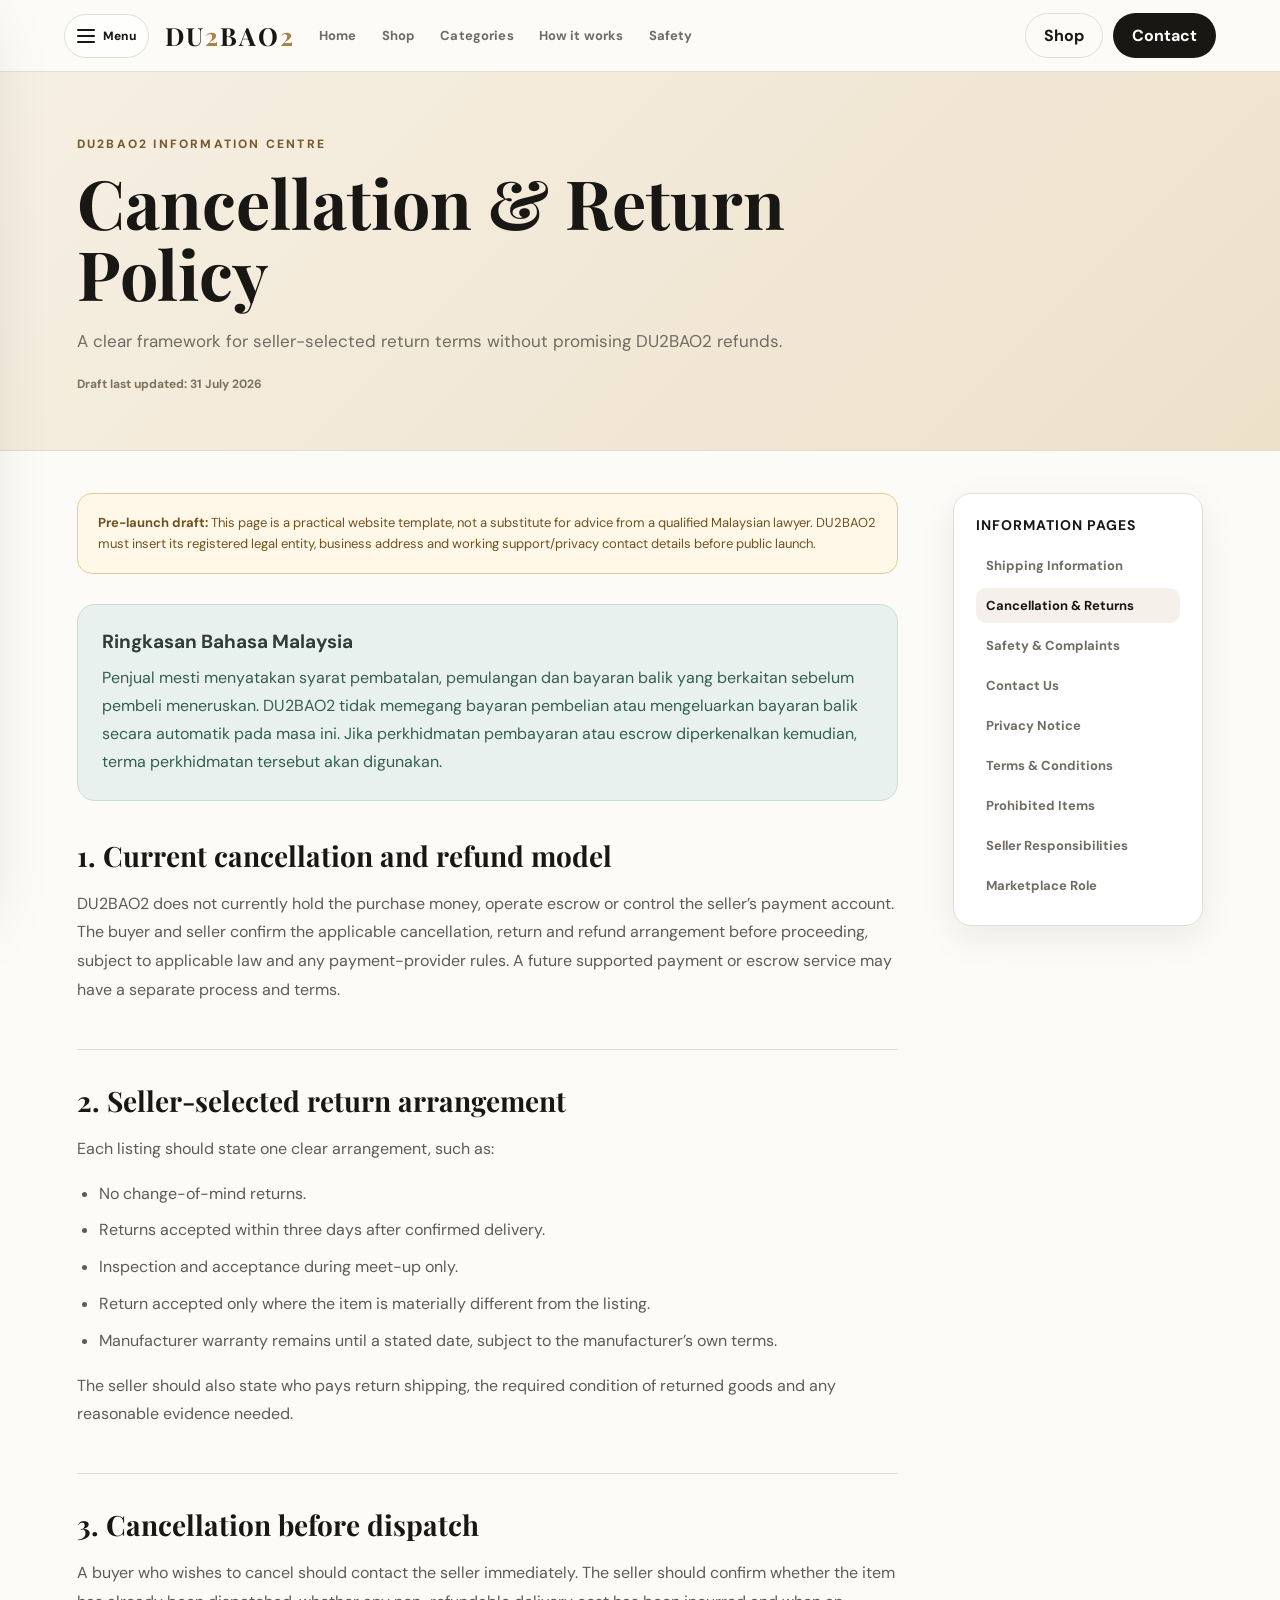
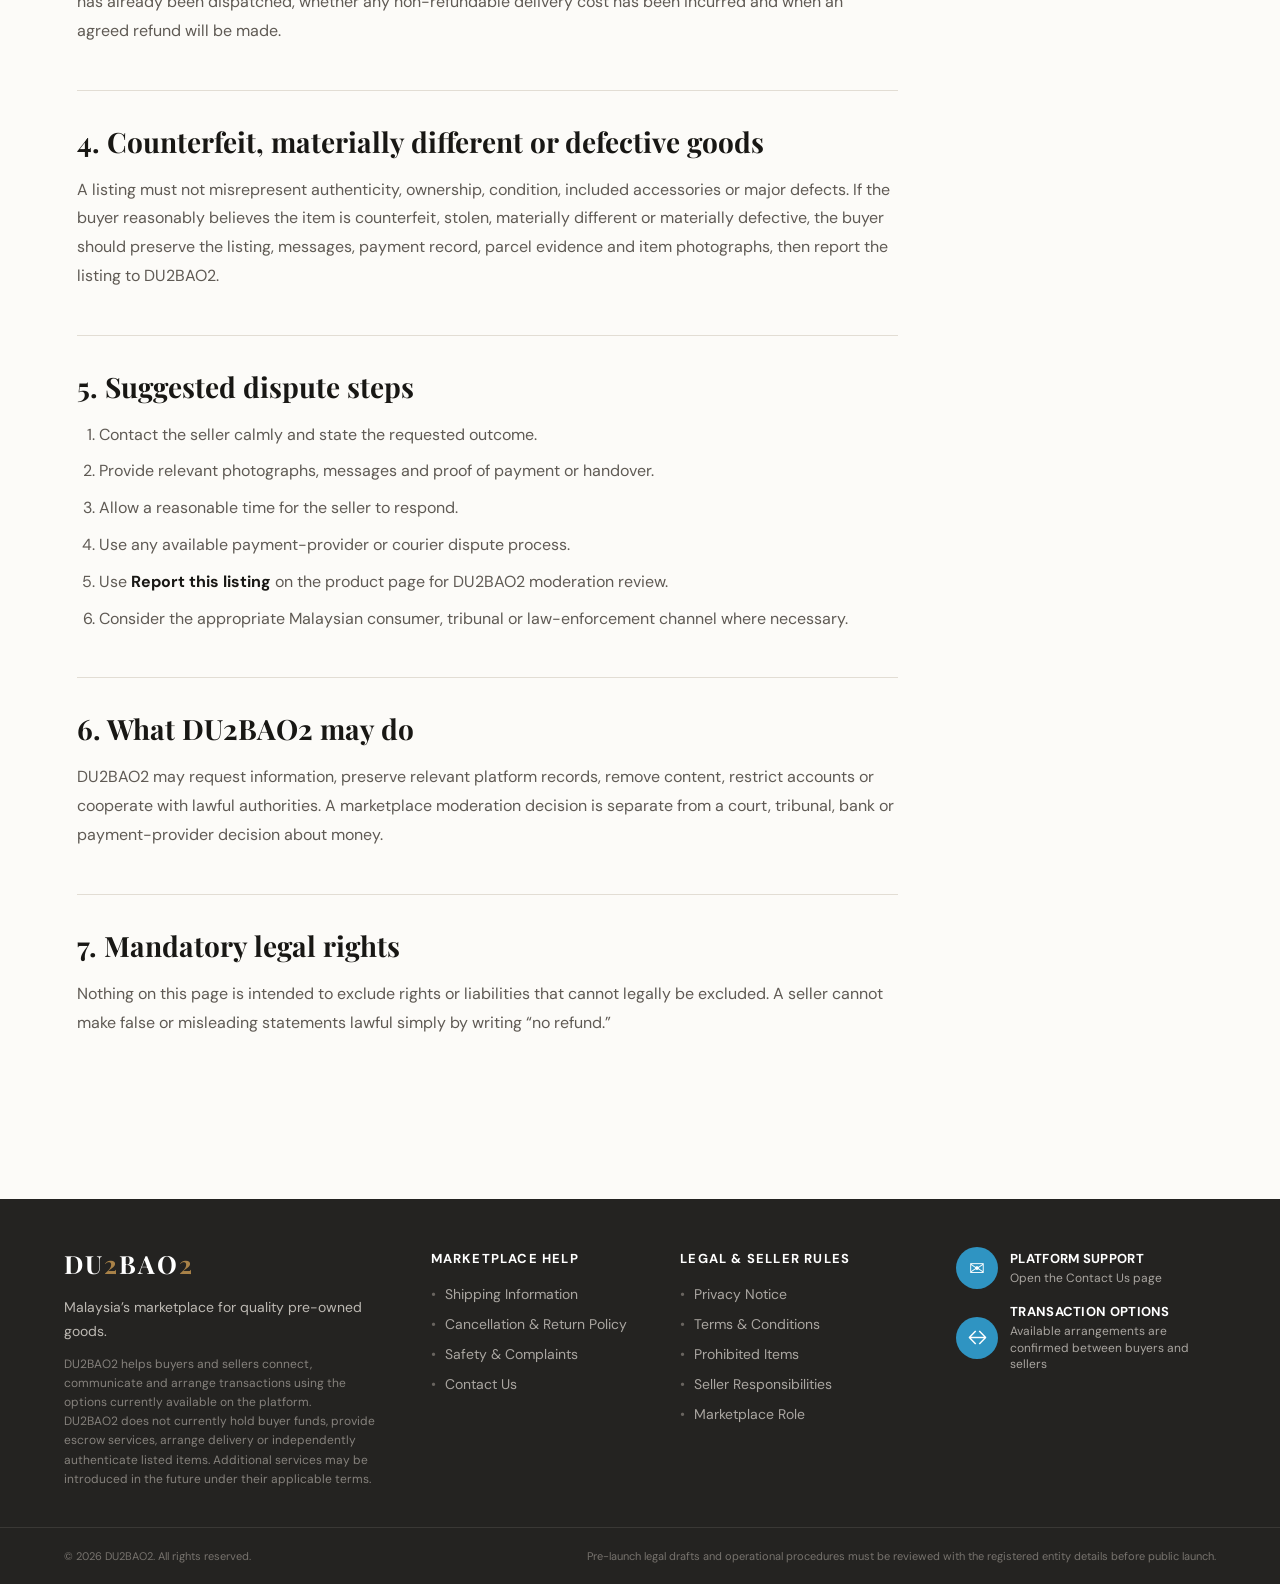
<file: returns.html>
<!DOCTYPE html>
<html lang="en">
<head>
  <meta charset="UTF-8" />
  <meta name="viewport" content="width=device-width, initial-scale=1, viewport-fit=cover" />
  <meta name="theme-color" content="#17130f" />
  <meta name="description" content="A clear framework for seller-selected return terms without promising DU2BAO2 refunds." />
  <title>Cancellation &amp; Return Policy | DU2BAO2</title>
  <link rel="manifest" href="manifest.webmanifest" />
  <link rel="preconnect" href="https://fonts.googleapis.com" />
  <link rel="preconnect" href="https://fonts.gstatic.com" crossorigin />
  <link href="https://fonts.googleapis.com/css2?family=DM+Sans:wght@400;500;600;700&family=Playfair+Display:wght@600;700&display=swap" rel="stylesheet" />
  <link rel="stylesheet" href="styles.css?v=8" />
</head>
<body>
  <header class="site-header">
    <button class="mobile-menu-button" id="mobileMenuButton" type="button" aria-label="Open navigation menu" aria-controls="mobileDrawer" aria-expanded="false">
      <span class="hamburger-lines" aria-hidden="true"><span></span><span></span><span></span></span>
      <span class="menu-label">Menu</span>
    </button>
    <a class="brand" href="index.html" aria-label="DU2BAO2 home">DU<span>2</span>BAO<span>2</span></a>
    <nav class="desktop-nav" aria-label="Main navigation">
      <a href="index.html">Home</a>
      <a href="index.html#browse">Shop</a>
      <a href="index.html#categories">Categories</a>
      <a href="index.html#how-it-works">How it works</a>
      <a href="safety.html">Safety</a>
    </nav>
    <div class="legal-header-actions"><a class="ghost-btn" href="index.html#browse">Shop</a><a class="primary-btn" href="contact.html">Contact</a></div>
  </header>
  <aside class="mobile-drawer" id="mobileDrawer" aria-hidden="true">
    <button class="drawer-close" id="drawerClose" type="button" aria-label="Close navigation menu">×</button>
    <a class="brand" href="index.html">DU<span>2</span>BAO<span>2</span></a>
    <nav aria-label="Menu navigation">
      <span class="drawer-section-label">Explore</span>
      <a href="index.html">Home</a>
      <a href="index.html#browse">Shop listings</a>
      <a href="index.html#categories">Browse categories</a>
      <a href="index.html#how-it-works">How it works</a>
      <a href="safety.html">Safety</a>
      <span class="drawer-section-label">Sell and support</span>
      <a href="index.html?action=sell" class="drawer-primary-link">Sell an item</a>
      <a href="contact.html">Contact and support</a>
      <a href="seller-rules.html">Seller responsibilities</a>
      <a href="terms.html">Terms and conditions</a>
    </nav>
  </aside>
  <div class="drawer-overlay" id="drawerOverlay" hidden></div>


  <main class="legal-page-main">
    <section class="legal-hero">
      <div class="legal-hero-inner">
        <span class="eyebrow">DU2BAO2 INFORMATION CENTRE</span>
        <h1>Cancellation &amp; Return Policy</h1>
        <p>A clear framework for seller-selected return terms without promising DU2BAO2 refunds.</p>
        <span class="legal-updated">Draft last updated: 31 July 2026</span>
      </div>
    </section>

    <div class="legal-layout">
      <article class="legal-content">
        <div class="legal-notice">
          <strong>Pre-launch draft:</strong> This page is a practical website template, not a substitute for advice from a qualified Malaysian lawyer. DU2BAO2 must insert its registered legal entity, business address and working support/privacy contact details before public launch.
        </div>

        <section class="bm-summary">
          <h2>Ringkasan Bahasa Malaysia</h2>
          <p>Penjual mesti menyatakan syarat pembatalan, pemulangan dan bayaran balik yang berkaitan sebelum pembeli meneruskan. DU2BAO2 tidak memegang bayaran pembelian atau mengeluarkan bayaran balik secara automatik pada masa ini. Jika perkhidmatan pembayaran atau escrow diperkenalkan kemudian, terma perkhidmatan tersebut akan digunakan.</p>
        </section>

        <section class="legal-section" id="platform"><h2>1. Current cancellation and refund model</h2><p>DU2BAO2 does not currently hold the purchase money, operate escrow or control the seller’s payment account. The buyer and seller confirm the applicable cancellation, return and refund arrangement before proceeding, subject to applicable law and any payment-provider rules. A future supported payment or escrow service may have a separate process and terms.</p></section>
<section class="legal-section" id="seller-policy"><h2>2. Seller-selected return arrangement</h2><p>Each listing should state one clear arrangement, such as:</p><ul><li>No change-of-mind returns.</li><li>Returns accepted within three days after confirmed delivery.</li><li>Inspection and acceptance during meet-up only.</li><li>Return accepted only where the item is materially different from the listing.</li><li>Manufacturer warranty remains until a stated date, subject to the manufacturer’s own terms.</li></ul><p>The seller should also state who pays return shipping, the required condition of returned goods and any reasonable evidence needed.</p></section>
<section class="legal-section" id="cancellation"><h2>3. Cancellation before dispatch</h2><p>A buyer who wishes to cancel should contact the seller immediately. The seller should confirm whether the item has already been dispatched, whether any non-refundable delivery cost has been incurred and when an agreed refund will be made.</p></section>
<section class="legal-section" id="misdescription"><h2>4. Counterfeit, materially different or defective goods</h2><p>A listing must not misrepresent authenticity, ownership, condition, included accessories or major defects. If the buyer reasonably believes the item is counterfeit, stolen, materially different or materially defective, the buyer should preserve the listing, messages, payment record, parcel evidence and item photographs, then report the listing to DU2BAO2.</p></section>
<section class="legal-section" id="process"><h2>5. Suggested dispute steps</h2><ol><li>Contact the seller calmly and state the requested outcome.</li><li>Provide relevant photographs, messages and proof of payment or handover.</li><li>Allow a reasonable time for the seller to respond.</li><li>Use any available payment-provider or courier dispute process.</li><li>Use <strong>Report this listing</strong> on the product page for DU2BAO2 moderation review.</li><li>Consider the appropriate Malaysian consumer, tribunal or law-enforcement channel where necessary.</li></ol></section>
<section class="legal-section" id="moderation"><h2>6. What DU2BAO2 may do</h2><p>DU2BAO2 may request information, preserve relevant platform records, remove content, restrict accounts or cooperate with lawful authorities. A marketplace moderation decision is separate from a court, tribunal, bank or payment-provider decision about money.</p></section>
<section class="legal-section" id="mandatory-rights"><h2>7. Mandatory legal rights</h2><p>Nothing on this page is intended to exclude rights or liabilities that cannot legally be excluded. A seller cannot make false or misleading statements lawful simply by writing “no refund.”</p></section>
      </article>

      <aside class="legal-sidebar" aria-label="Information pages">
        <h2>Information pages</h2>
        <nav>
          <a href="shipping.html">Shipping Information</a>
<a href="returns.html" aria-current="page">Cancellation &amp; Returns</a>
<a href="safety.html">Safety &amp; Complaints</a>
<a href="contact.html">Contact Us</a>
<a href="privacy.html">Privacy Notice</a>
<a href="terms.html">Terms &amp; Conditions</a>
<a href="prohibited-items.html">Prohibited Items</a>
<a href="seller-rules.html">Seller Responsibilities</a>
<a href="marketplace-role.html">Marketplace Role</a>
        </nav>
      </aside>
    </div>
  </main>

  <footer class="site-footer">
  <div class="footer-main">
    <div class="footer-about">
      <a class="brand light-brand" href="index.html">DU<span>2</span>BAO<span>2</span></a>
      <p>Malaysia’s marketplace for quality pre-owned goods.</p>
      <span class="footer-note">DU2BAO2 helps buyers and sellers connect, communicate and arrange transactions using the options currently available on the platform.</span>
      <span class="footer-note">DU2BAO2 does not currently hold buyer funds, provide escrow services, arrange delivery or independently authenticate listed items. Additional services may be introduced in the future under their applicable terms.</span>
    </div>

    <div class="footer-column">
      <h3>Marketplace help</h3>
      <a href="shipping.html">Shipping Information</a>
      <a href="returns.html">Cancellation &amp; Return Policy</a>
      <a href="safety.html">Safety &amp; Complaints</a>
      <a href="contact.html">Contact Us</a>
    </div>

    <div class="footer-column">
      <h3>Legal &amp; seller rules</h3>
      <a href="privacy.html">Privacy Notice</a>
      <a href="terms.html">Terms &amp; Conditions</a>
      <a href="prohibited-items.html">Prohibited Items</a>
      <a href="seller-rules.html">Seller Responsibilities</a>
      <a href="marketplace-role.html">Marketplace Role</a>
    </div>

    <div class="footer-support">
      <a class="footer-support-row" href="contact.html">
        <span class="footer-support-icon" aria-hidden="true">✉</span>
        <span><strong>PLATFORM SUPPORT</strong><small>Open the Contact Us page</small></span>
      </a>
      <a class="footer-support-row" href="marketplace-role.html">
        <span class="footer-support-icon" aria-hidden="true">↔</span>
        <span><strong>TRANSACTION OPTIONS</strong><small>Available arrangements are confirmed between buyers and sellers</small></span>
      </a>
    </div>
  </div>

  <div class="footer-bottom">
    <small>© 2026 DU2BAO2. All rights reserved.</small>
    <small>Pre-launch legal drafts and operational procedures must be reviewed with the registered entity details before public launch.</small>
  </div>
</footer>

  <nav class="mobile-bottom-nav" aria-label="Mobile navigation">
    <a href="index.html"><span>⌂</span>Home</a>
    <a href="index.html#browse"><span>⌕</span>Shop</a>
    <a href="index.html#categories"><span>▦</span>Categories</a>
    <a href="safety.html"><span>◇</span>Safety</a>
    <a href="contact.html"><span>✉</span>Contact</a>
  </nav>

  <script src="nav.js?v=8"></script>
</body>
</html>
</file>
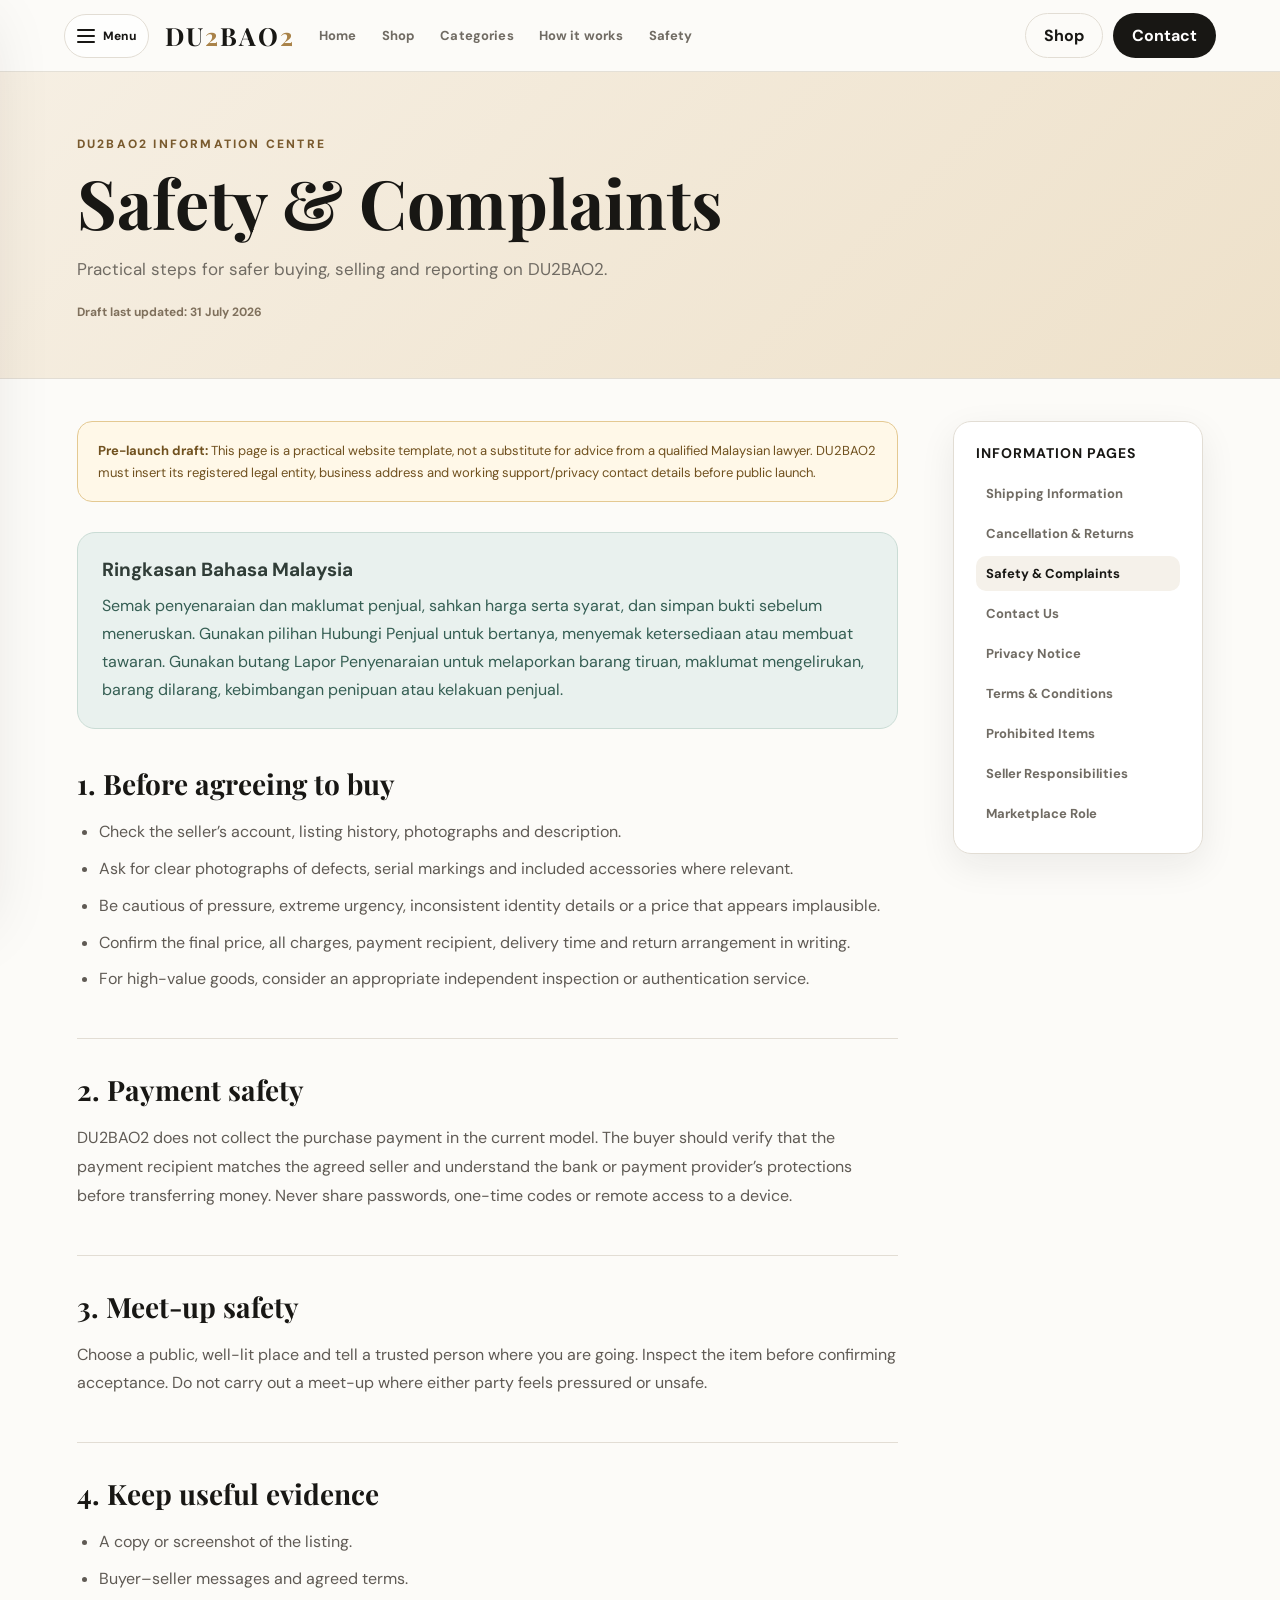
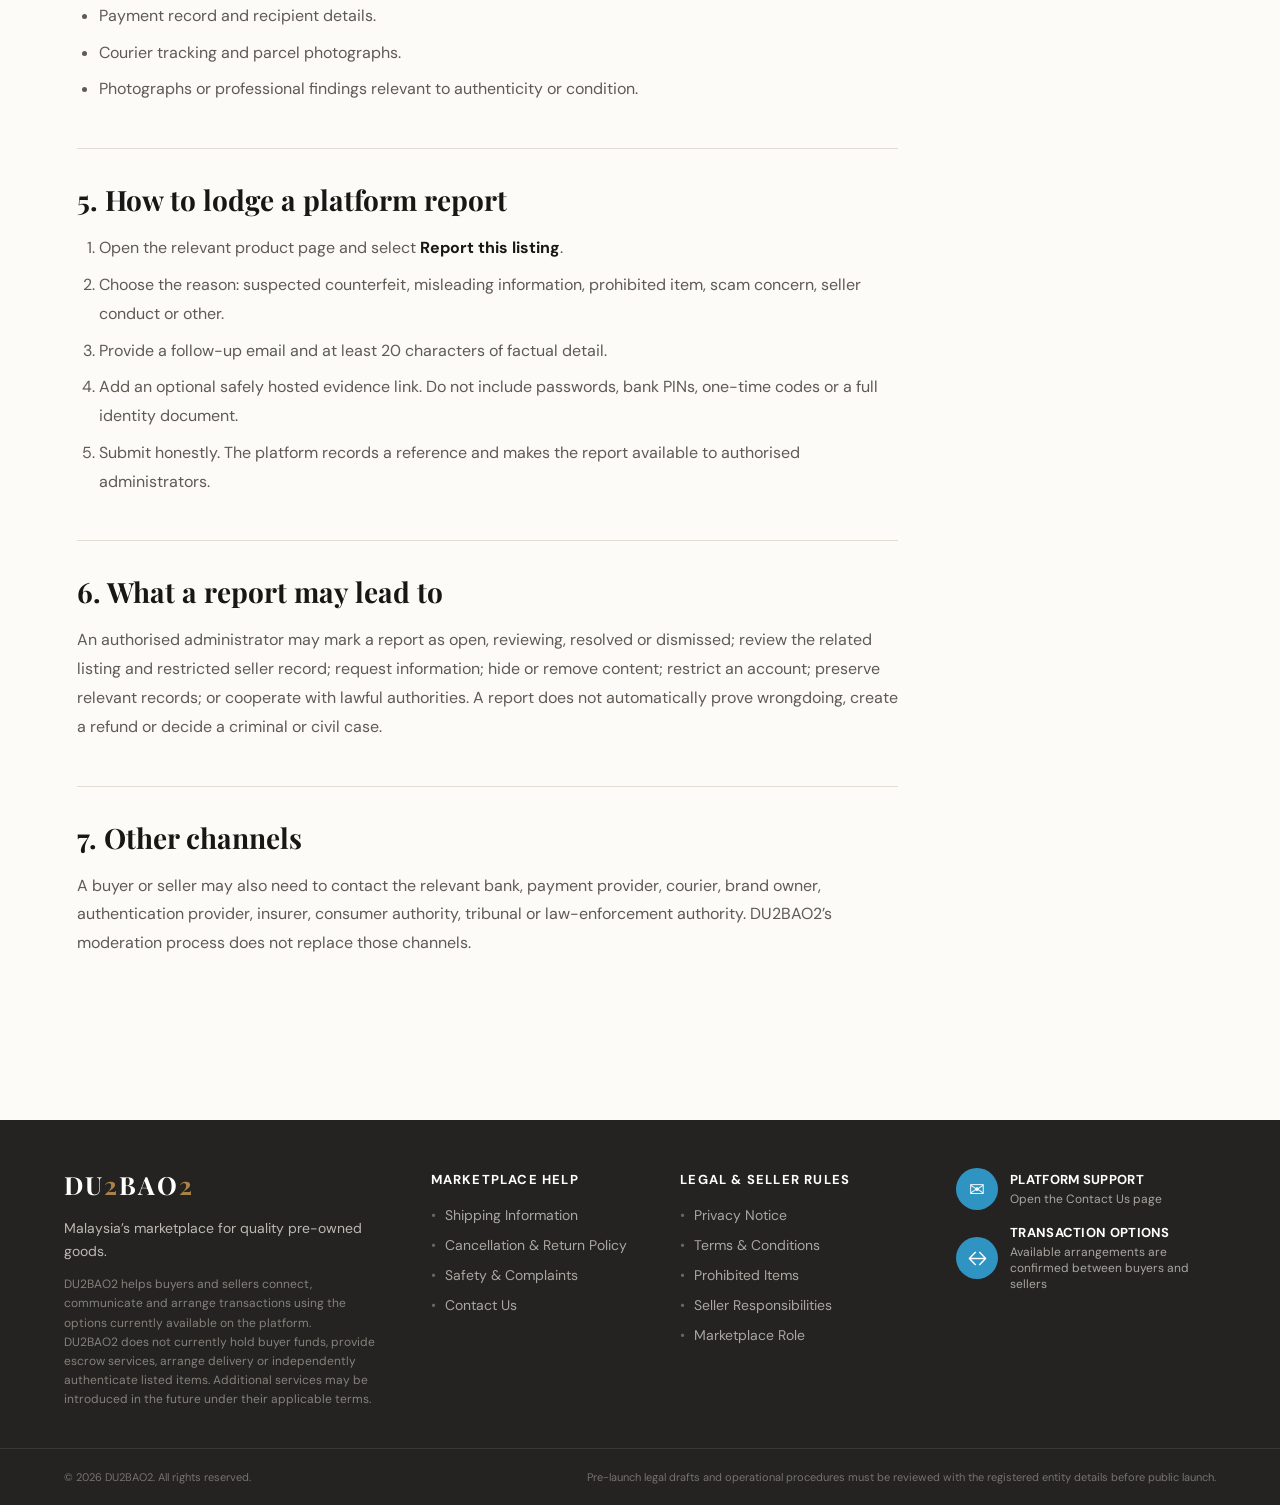
<file: safety.html>
<!DOCTYPE html>
<html lang="en">
<head>
  <meta charset="UTF-8" />
  <meta name="viewport" content="width=device-width, initial-scale=1, viewport-fit=cover" />
  <meta name="theme-color" content="#17130f" />
  <meta name="description" content="Practical steps for safer buying, selling and reporting on DU2BAO2." />
  <title>Safety &amp; Complaints | DU2BAO2</title>
  <link rel="manifest" href="manifest.webmanifest" />
  <link rel="preconnect" href="https://fonts.googleapis.com" />
  <link rel="preconnect" href="https://fonts.gstatic.com" crossorigin />
  <link href="https://fonts.googleapis.com/css2?family=DM+Sans:wght@400;500;600;700&family=Playfair+Display:wght@600;700&display=swap" rel="stylesheet" />
  <link rel="stylesheet" href="styles.css?v=8" />
</head>
<body>
  <header class="site-header">
    <button class="mobile-menu-button" id="mobileMenuButton" type="button" aria-label="Open navigation menu" aria-controls="mobileDrawer" aria-expanded="false">
      <span class="hamburger-lines" aria-hidden="true"><span></span><span></span><span></span></span>
      <span class="menu-label">Menu</span>
    </button>
    <a class="brand" href="index.html" aria-label="DU2BAO2 home">DU<span>2</span>BAO<span>2</span></a>
    <nav class="desktop-nav" aria-label="Main navigation">
      <a href="index.html">Home</a>
      <a href="index.html#browse">Shop</a>
      <a href="index.html#categories">Categories</a>
      <a href="index.html#how-it-works">How it works</a>
      <a href="safety.html">Safety</a>
    </nav>
    <div class="legal-header-actions"><a class="ghost-btn" href="index.html#browse">Shop</a><a class="primary-btn" href="contact.html">Contact</a></div>
  </header>
  <aside class="mobile-drawer" id="mobileDrawer" aria-hidden="true">
    <button class="drawer-close" id="drawerClose" type="button" aria-label="Close navigation menu">×</button>
    <a class="brand" href="index.html">DU<span>2</span>BAO<span>2</span></a>
    <nav aria-label="Menu navigation">
      <span class="drawer-section-label">Explore</span>
      <a href="index.html">Home</a>
      <a href="index.html#browse">Shop listings</a>
      <a href="index.html#categories">Browse categories</a>
      <a href="index.html#how-it-works">How it works</a>
      <a href="safety.html">Safety</a>
      <span class="drawer-section-label">Sell and support</span>
      <a href="index.html?action=sell" class="drawer-primary-link">Sell an item</a>
      <a href="contact.html">Contact and support</a>
      <a href="seller-rules.html">Seller responsibilities</a>
      <a href="terms.html">Terms and conditions</a>
    </nav>
  </aside>
  <div class="drawer-overlay" id="drawerOverlay" hidden></div>


  <main class="legal-page-main">
    <section class="legal-hero">
      <div class="legal-hero-inner">
        <span class="eyebrow">DU2BAO2 INFORMATION CENTRE</span>
        <h1>Safety &amp; Complaints</h1>
        <p>Practical steps for safer buying, selling and reporting on DU2BAO2.</p>
        <span class="legal-updated">Draft last updated: 31 July 2026</span>
      </div>
    </section>

    <div class="legal-layout">
      <article class="legal-content">
        <div class="legal-notice">
          <strong>Pre-launch draft:</strong> This page is a practical website template, not a substitute for advice from a qualified Malaysian lawyer. DU2BAO2 must insert its registered legal entity, business address and working support/privacy contact details before public launch.
        </div>

        <section class="bm-summary">
          <h2>Ringkasan Bahasa Malaysia</h2>
          <p>Semak penyenaraian dan maklumat penjual, sahkan harga serta syarat, dan simpan bukti sebelum meneruskan. Gunakan pilihan Hubungi Penjual untuk bertanya, menyemak ketersediaan atau membuat tawaran. Gunakan butang Lapor Penyenaraian untuk melaporkan barang tiruan, maklumat mengelirukan, barang dilarang, kebimbangan penipuan atau kelakuan penjual.</p>
        </section>

        <section class="legal-section" id="before"><h2>1. Before agreeing to buy</h2><ul><li>Check the seller’s account, listing history, photographs and description.</li><li>Ask for clear photographs of defects, serial markings and included accessories where relevant.</li><li>Be cautious of pressure, extreme urgency, inconsistent identity details or a price that appears implausible.</li><li>Confirm the final price, all charges, payment recipient, delivery time and return arrangement in writing.</li><li>For high-value goods, consider an appropriate independent inspection or authentication service.</li></ul></section>
<section class="legal-section" id="payment"><h2>2. Payment safety</h2><p>DU2BAO2 does not collect the purchase payment in the current model. The buyer should verify that the payment recipient matches the agreed seller and understand the bank or payment provider’s protections before transferring money. Never share passwords, one-time codes or remote access to a device.</p></section>
<section class="legal-section" id="meet"><h2>3. Meet-up safety</h2><p>Choose a public, well-lit place and tell a trusted person where you are going. Inspect the item before confirming acceptance. Do not carry out a meet-up where either party feels pressured or unsafe.</p></section>
<section class="legal-section" id="evidence"><h2>4. Keep useful evidence</h2><ul><li>A copy or screenshot of the listing.</li><li>Buyer–seller messages and agreed terms.</li><li>Payment record and recipient details.</li><li>Courier tracking and parcel photographs.</li><li>Photographs or professional findings relevant to authenticity or condition.</li></ul></section>
<section class="legal-section" id="complaint"><h2>5. How to lodge a platform report</h2><ol><li>Open the relevant product page and select <strong>Report this listing</strong>.</li><li>Choose the reason: suspected counterfeit, misleading information, prohibited item, scam concern, seller conduct or other.</li><li>Provide a follow-up email and at least 20 characters of factual detail.</li><li>Add an optional safely hosted evidence link. Do not include passwords, bank PINs, one-time codes or a full identity document.</li><li>Submit honestly. The platform records a reference and makes the report available to authorised administrators.</li></ol></section>
<section class="legal-section" id="platform-action"><h2>6. What a report may lead to</h2><p>An authorised administrator may mark a report as open, reviewing, resolved or dismissed; review the related listing and restricted seller record; request information; hide or remove content; restrict an account; preserve relevant records; or cooperate with lawful authorities. A report does not automatically prove wrongdoing, create a refund or decide a criminal or civil case.</p></section>
<section class="legal-section" id="outside"><h2>7. Other channels</h2><p>A buyer or seller may also need to contact the relevant bank, payment provider, courier, brand owner, authentication provider, insurer, consumer authority, tribunal or law-enforcement authority. DU2BAO2’s moderation process does not replace those channels.</p></section>
      </article>

      <aside class="legal-sidebar" aria-label="Information pages">
        <h2>Information pages</h2>
        <nav>
          <a href="shipping.html">Shipping Information</a>
<a href="returns.html">Cancellation &amp; Returns</a>
<a href="safety.html" aria-current="page">Safety &amp; Complaints</a>
<a href="contact.html">Contact Us</a>
<a href="privacy.html">Privacy Notice</a>
<a href="terms.html">Terms &amp; Conditions</a>
<a href="prohibited-items.html">Prohibited Items</a>
<a href="seller-rules.html">Seller Responsibilities</a>
<a href="marketplace-role.html">Marketplace Role</a>
        </nav>
      </aside>
    </div>
  </main>

  <footer class="site-footer">
  <div class="footer-main">
    <div class="footer-about">
      <a class="brand light-brand" href="index.html">DU<span>2</span>BAO<span>2</span></a>
      <p>Malaysia’s marketplace for quality pre-owned goods.</p>
      <span class="footer-note">DU2BAO2 helps buyers and sellers connect, communicate and arrange transactions using the options currently available on the platform.</span>
      <span class="footer-note">DU2BAO2 does not currently hold buyer funds, provide escrow services, arrange delivery or independently authenticate listed items. Additional services may be introduced in the future under their applicable terms.</span>
    </div>

    <div class="footer-column">
      <h3>Marketplace help</h3>
      <a href="shipping.html">Shipping Information</a>
      <a href="returns.html">Cancellation &amp; Return Policy</a>
      <a href="safety.html">Safety &amp; Complaints</a>
      <a href="contact.html">Contact Us</a>
    </div>

    <div class="footer-column">
      <h3>Legal &amp; seller rules</h3>
      <a href="privacy.html">Privacy Notice</a>
      <a href="terms.html">Terms &amp; Conditions</a>
      <a href="prohibited-items.html">Prohibited Items</a>
      <a href="seller-rules.html">Seller Responsibilities</a>
      <a href="marketplace-role.html">Marketplace Role</a>
    </div>

    <div class="footer-support">
      <a class="footer-support-row" href="contact.html">
        <span class="footer-support-icon" aria-hidden="true">✉</span>
        <span><strong>PLATFORM SUPPORT</strong><small>Open the Contact Us page</small></span>
      </a>
      <a class="footer-support-row" href="marketplace-role.html">
        <span class="footer-support-icon" aria-hidden="true">↔</span>
        <span><strong>TRANSACTION OPTIONS</strong><small>Available arrangements are confirmed between buyers and sellers</small></span>
      </a>
    </div>
  </div>

  <div class="footer-bottom">
    <small>© 2026 DU2BAO2. All rights reserved.</small>
    <small>Pre-launch legal drafts and operational procedures must be reviewed with the registered entity details before public launch.</small>
  </div>
</footer>

  <nav class="mobile-bottom-nav" aria-label="Mobile navigation">
    <a href="index.html"><span>⌂</span>Home</a>
    <a href="index.html#browse"><span>⌕</span>Shop</a>
    <a href="index.html#categories"><span>▦</span>Categories</a>
    <a href="safety.html"><span>◇</span>Safety</a>
    <a href="contact.html"><span>✉</span>Contact</a>
  </nav>

  <script src="nav.js?v=8"></script>
</body>
</html>
</file>
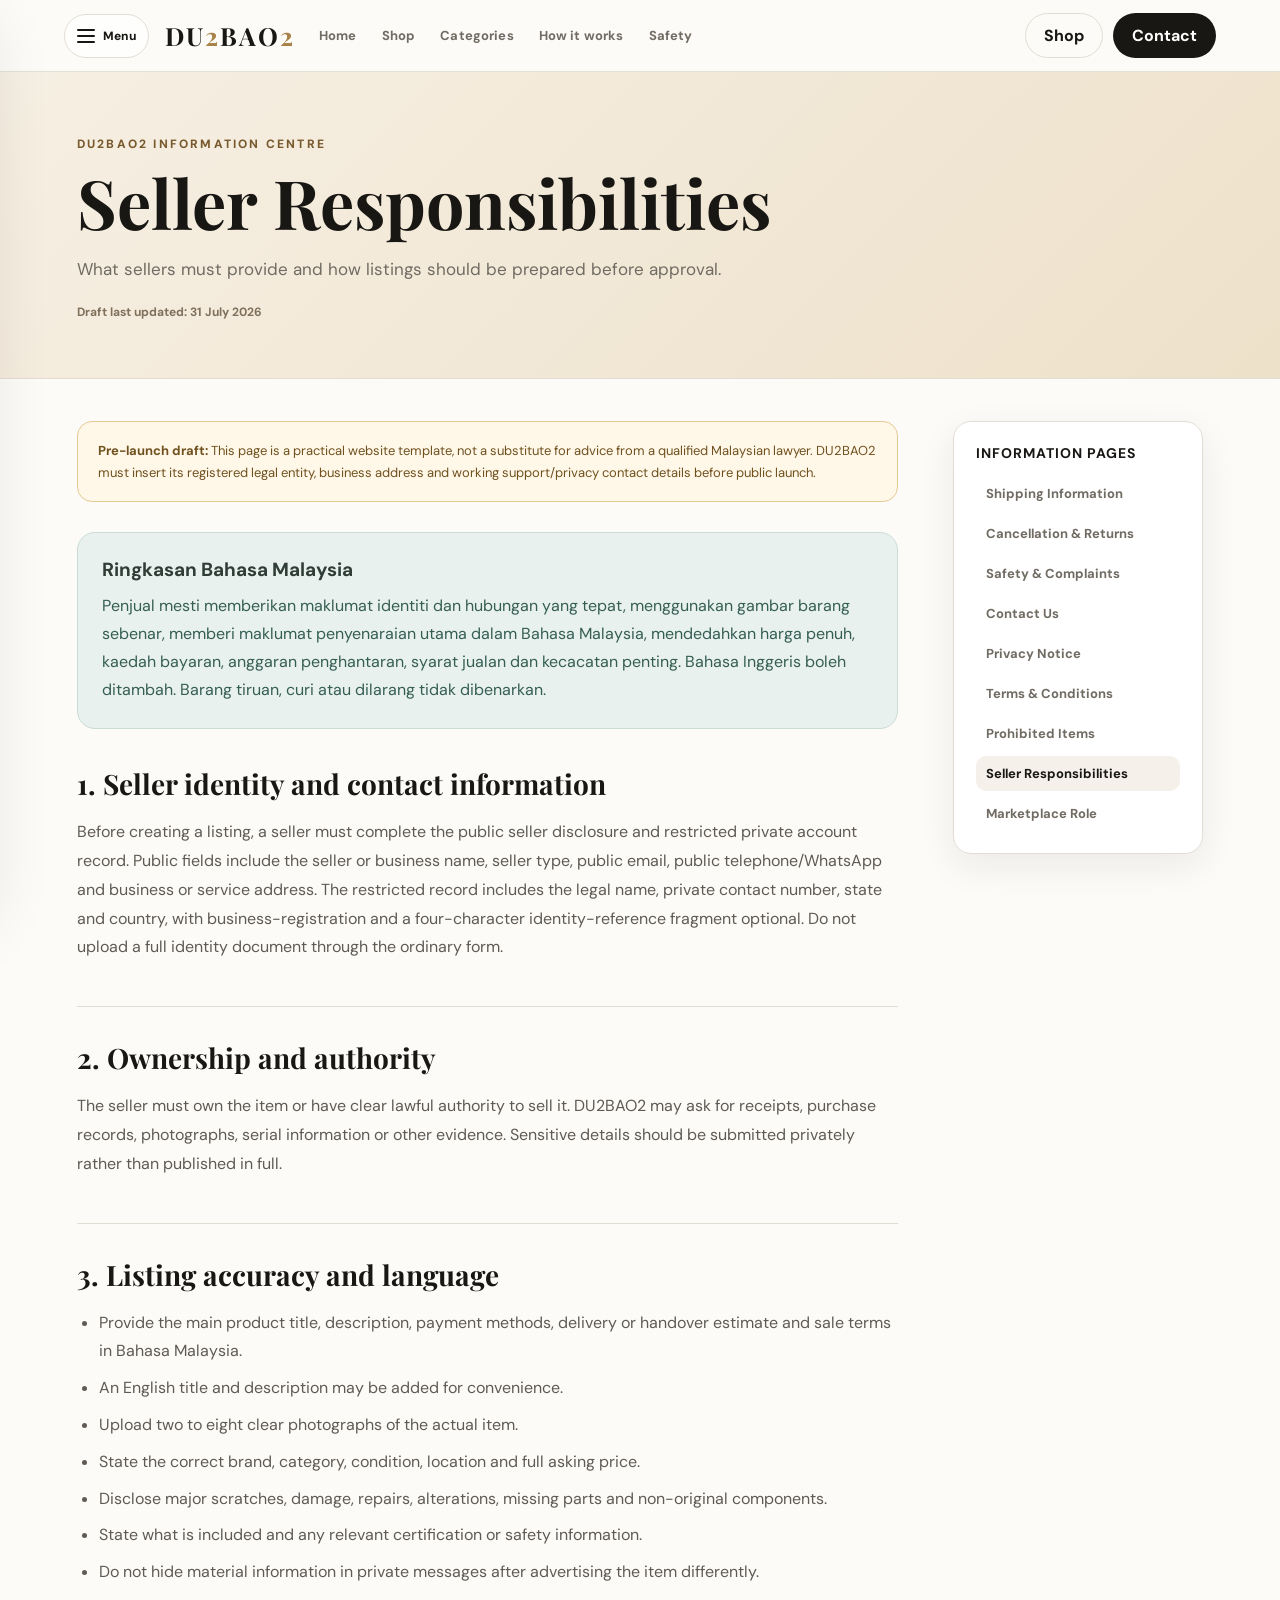
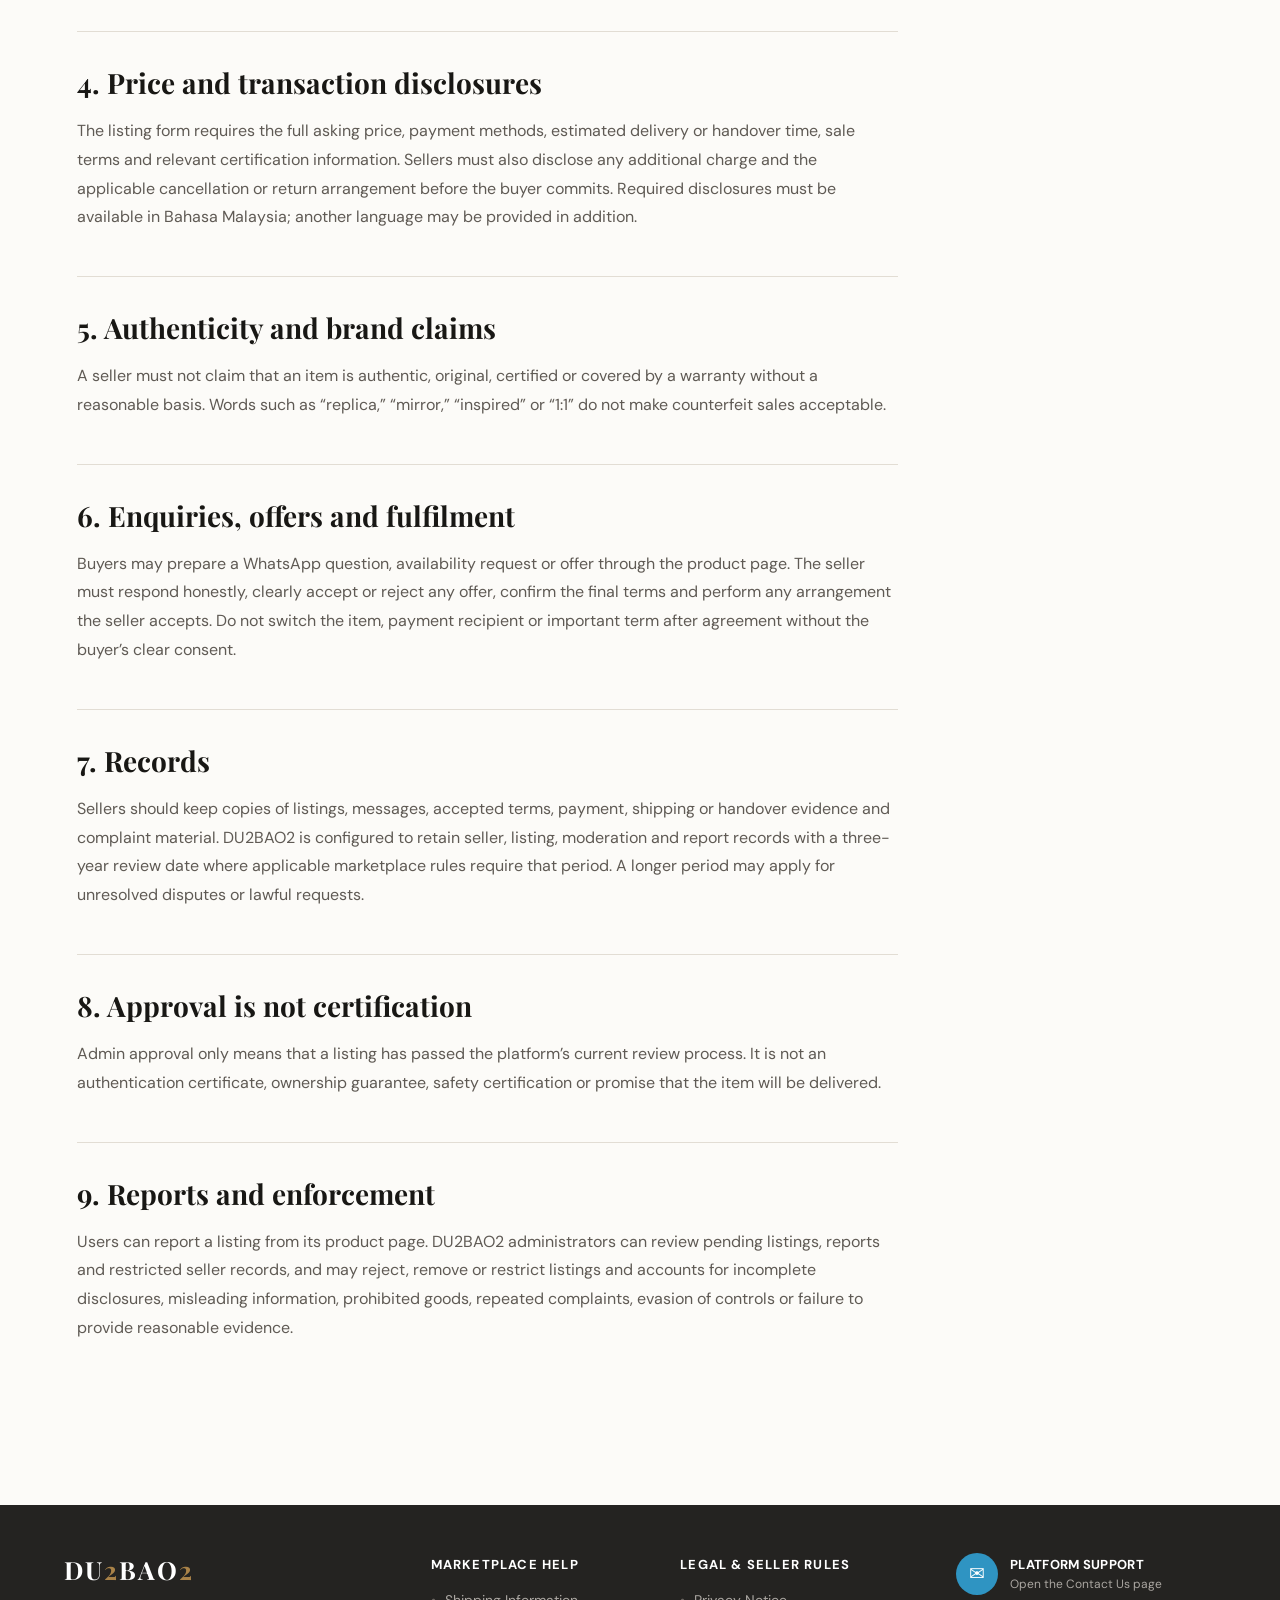
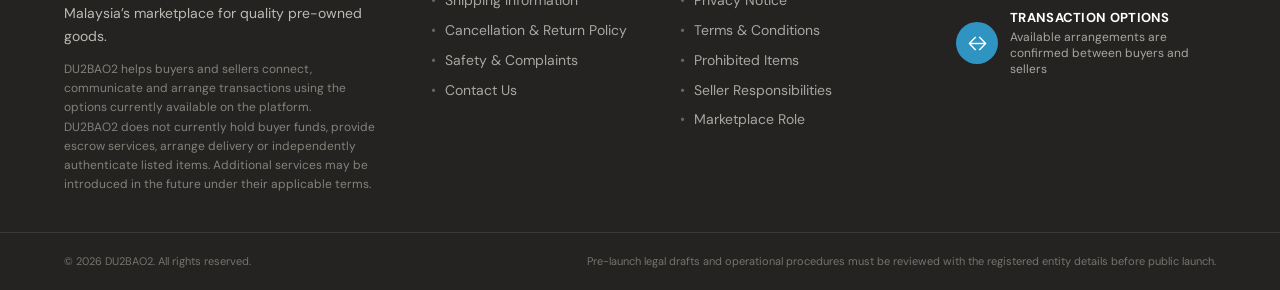
<file: seller-rules.html>
<!DOCTYPE html>
<html lang="en">
<head>
  <meta charset="UTF-8" />
  <meta name="viewport" content="width=device-width, initial-scale=1, viewport-fit=cover" />
  <meta name="theme-color" content="#17130f" />
  <meta name="description" content="What sellers must provide and how listings should be prepared before approval." />
  <title>Seller Responsibilities | DU2BAO2</title>
  <link rel="manifest" href="manifest.webmanifest" />
  <link rel="preconnect" href="https://fonts.googleapis.com" />
  <link rel="preconnect" href="https://fonts.gstatic.com" crossorigin />
  <link href="https://fonts.googleapis.com/css2?family=DM+Sans:wght@400;500;600;700&family=Playfair+Display:wght@600;700&display=swap" rel="stylesheet" />
  <link rel="stylesheet" href="styles.css?v=8" />
</head>
<body>
  <header class="site-header">
    <button class="mobile-menu-button" id="mobileMenuButton" type="button" aria-label="Open navigation menu" aria-controls="mobileDrawer" aria-expanded="false">
      <span class="hamburger-lines" aria-hidden="true"><span></span><span></span><span></span></span>
      <span class="menu-label">Menu</span>
    </button>
    <a class="brand" href="index.html" aria-label="DU2BAO2 home">DU<span>2</span>BAO<span>2</span></a>
    <nav class="desktop-nav" aria-label="Main navigation">
      <a href="index.html">Home</a>
      <a href="index.html#browse">Shop</a>
      <a href="index.html#categories">Categories</a>
      <a href="index.html#how-it-works">How it works</a>
      <a href="safety.html">Safety</a>
    </nav>
    <div class="legal-header-actions"><a class="ghost-btn" href="index.html#browse">Shop</a><a class="primary-btn" href="contact.html">Contact</a></div>
  </header>
  <aside class="mobile-drawer" id="mobileDrawer" aria-hidden="true">
    <button class="drawer-close" id="drawerClose" type="button" aria-label="Close navigation menu">×</button>
    <a class="brand" href="index.html">DU<span>2</span>BAO<span>2</span></a>
    <nav aria-label="Menu navigation">
      <span class="drawer-section-label">Explore</span>
      <a href="index.html">Home</a>
      <a href="index.html#browse">Shop listings</a>
      <a href="index.html#categories">Browse categories</a>
      <a href="index.html#how-it-works">How it works</a>
      <a href="safety.html">Safety</a>
      <span class="drawer-section-label">Sell and support</span>
      <a href="index.html?action=sell" class="drawer-primary-link">Sell an item</a>
      <a href="contact.html">Contact and support</a>
      <a href="seller-rules.html">Seller responsibilities</a>
      <a href="terms.html">Terms and conditions</a>
    </nav>
  </aside>
  <div class="drawer-overlay" id="drawerOverlay" hidden></div>


  <main class="legal-page-main">
    <section class="legal-hero">
      <div class="legal-hero-inner">
        <span class="eyebrow">DU2BAO2 INFORMATION CENTRE</span>
        <h1>Seller Responsibilities</h1>
        <p>What sellers must provide and how listings should be prepared before approval.</p>
        <span class="legal-updated">Draft last updated: 31 July 2026</span>
      </div>
    </section>

    <div class="legal-layout">
      <article class="legal-content">
        <div class="legal-notice">
          <strong>Pre-launch draft:</strong> This page is a practical website template, not a substitute for advice from a qualified Malaysian lawyer. DU2BAO2 must insert its registered legal entity, business address and working support/privacy contact details before public launch.
        </div>

        <section class="bm-summary">
          <h2>Ringkasan Bahasa Malaysia</h2>
          <p>Penjual mesti memberikan maklumat identiti dan hubungan yang tepat, menggunakan gambar barang sebenar, memberi maklumat penyenaraian utama dalam Bahasa Malaysia, mendedahkan harga penuh, kaedah bayaran, anggaran penghantaran, syarat jualan dan kecacatan penting. Bahasa Inggeris boleh ditambah. Barang tiruan, curi atau dilarang tidak dibenarkan.</p>
        </section>

        <section class="legal-section" id="identity"><h2>1. Seller identity and contact information</h2><p>Before creating a listing, a seller must complete the public seller disclosure and restricted private account record. Public fields include the seller or business name, seller type, public email, public telephone/WhatsApp and business or service address. The restricted record includes the legal name, private contact number, state and country, with business-registration and a four-character identity-reference fragment optional. Do not upload a full identity document through the ordinary form.</p></section>
<section class="legal-section" id="ownership"><h2>2. Ownership and authority</h2><p>The seller must own the item or have clear lawful authority to sell it. DU2BAO2 may ask for receipts, purchase records, photographs, serial information or other evidence. Sensitive details should be submitted privately rather than published in full.</p></section>
<section class="legal-section" id="listing"><h2>3. Listing accuracy and language</h2><ul><li>Provide the main product title, description, payment methods, delivery or handover estimate and sale terms in Bahasa Malaysia.</li><li>An English title and description may be added for convenience.</li><li>Upload two to eight clear photographs of the actual item.</li><li>State the correct brand, category, condition, location and full asking price.</li><li>Disclose major scratches, damage, repairs, alterations, missing parts and non-original components.</li><li>State what is included and any relevant certification or safety information.</li><li>Do not hide material information in private messages after advertising the item differently.</li></ul></section>
<section class="legal-section" id="commercial"><h2>4. Price and transaction disclosures</h2><p>The listing form requires the full asking price, payment methods, estimated delivery or handover time, sale terms and relevant certification information. Sellers must also disclose any additional charge and the applicable cancellation or return arrangement before the buyer commits. Required disclosures must be available in Bahasa Malaysia; another language may be provided in addition.</p></section>
<section class="legal-section" id="authenticity"><h2>5. Authenticity and brand claims</h2><p>A seller must not claim that an item is authentic, original, certified or covered by a warranty without a reasonable basis. Words such as “replica,” “mirror,” “inspired” or “1:1” do not make counterfeit sales acceptable.</p></section>
<section class="legal-section" id="communication"><h2>6. Enquiries, offers and fulfilment</h2><p>Buyers may prepare a WhatsApp question, availability request or offer through the product page. The seller must respond honestly, clearly accept or reject any offer, confirm the final terms and perform any arrangement the seller accepts. Do not switch the item, payment recipient or important term after agreement without the buyer’s clear consent.</p></section>
<section class="legal-section" id="records"><h2>7. Records</h2><p>Sellers should keep copies of listings, messages, accepted terms, payment, shipping or handover evidence and complaint material. DU2BAO2 is configured to retain seller, listing, moderation and report records with a three-year review date where applicable marketplace rules require that period. A longer period may apply for unresolved disputes or lawful requests.</p></section>
<section class="legal-section" id="approval"><h2>8. Approval is not certification</h2><p>Admin approval only means that a listing has passed the platform’s current review process. It is not an authentication certificate, ownership guarantee, safety certification or promise that the item will be delivered.</p></section>
<section class="legal-section" id="enforcement"><h2>9. Reports and enforcement</h2><p>Users can report a listing from its product page. DU2BAO2 administrators can review pending listings, reports and restricted seller records, and may reject, remove or restrict listings and accounts for incomplete disclosures, misleading information, prohibited goods, repeated complaints, evasion of controls or failure to provide reasonable evidence.</p></section>
      </article>

      <aside class="legal-sidebar" aria-label="Information pages">
        <h2>Information pages</h2>
        <nav>
          <a href="shipping.html">Shipping Information</a>
<a href="returns.html">Cancellation &amp; Returns</a>
<a href="safety.html">Safety &amp; Complaints</a>
<a href="contact.html">Contact Us</a>
<a href="privacy.html">Privacy Notice</a>
<a href="terms.html">Terms &amp; Conditions</a>
<a href="prohibited-items.html">Prohibited Items</a>
<a href="seller-rules.html" aria-current="page">Seller Responsibilities</a>
<a href="marketplace-role.html">Marketplace Role</a>
        </nav>
      </aside>
    </div>
  </main>

  <footer class="site-footer">
  <div class="footer-main">
    <div class="footer-about">
      <a class="brand light-brand" href="index.html">DU<span>2</span>BAO<span>2</span></a>
      <p>Malaysia’s marketplace for quality pre-owned goods.</p>
      <span class="footer-note">DU2BAO2 helps buyers and sellers connect, communicate and arrange transactions using the options currently available on the platform.</span>
      <span class="footer-note">DU2BAO2 does not currently hold buyer funds, provide escrow services, arrange delivery or independently authenticate listed items. Additional services may be introduced in the future under their applicable terms.</span>
    </div>

    <div class="footer-column">
      <h3>Marketplace help</h3>
      <a href="shipping.html">Shipping Information</a>
      <a href="returns.html">Cancellation &amp; Return Policy</a>
      <a href="safety.html">Safety &amp; Complaints</a>
      <a href="contact.html">Contact Us</a>
    </div>

    <div class="footer-column">
      <h3>Legal &amp; seller rules</h3>
      <a href="privacy.html">Privacy Notice</a>
      <a href="terms.html">Terms &amp; Conditions</a>
      <a href="prohibited-items.html">Prohibited Items</a>
      <a href="seller-rules.html">Seller Responsibilities</a>
      <a href="marketplace-role.html">Marketplace Role</a>
    </div>

    <div class="footer-support">
      <a class="footer-support-row" href="contact.html">
        <span class="footer-support-icon" aria-hidden="true">✉</span>
        <span><strong>PLATFORM SUPPORT</strong><small>Open the Contact Us page</small></span>
      </a>
      <a class="footer-support-row" href="marketplace-role.html">
        <span class="footer-support-icon" aria-hidden="true">↔</span>
        <span><strong>TRANSACTION OPTIONS</strong><small>Available arrangements are confirmed between buyers and sellers</small></span>
      </a>
    </div>
  </div>

  <div class="footer-bottom">
    <small>© 2026 DU2BAO2. All rights reserved.</small>
    <small>Pre-launch legal drafts and operational procedures must be reviewed with the registered entity details before public launch.</small>
  </div>
</footer>

  <nav class="mobile-bottom-nav" aria-label="Mobile navigation">
    <a href="index.html"><span>⌂</span>Home</a>
    <a href="index.html#browse"><span>⌕</span>Shop</a>
    <a href="index.html#categories"><span>▦</span>Categories</a>
    <a href="safety.html"><span>◇</span>Safety</a>
    <a href="contact.html"><span>✉</span>Contact</a>
  </nav>

  <script src="nav.js?v=8"></script>
</body>
</html>
</file>
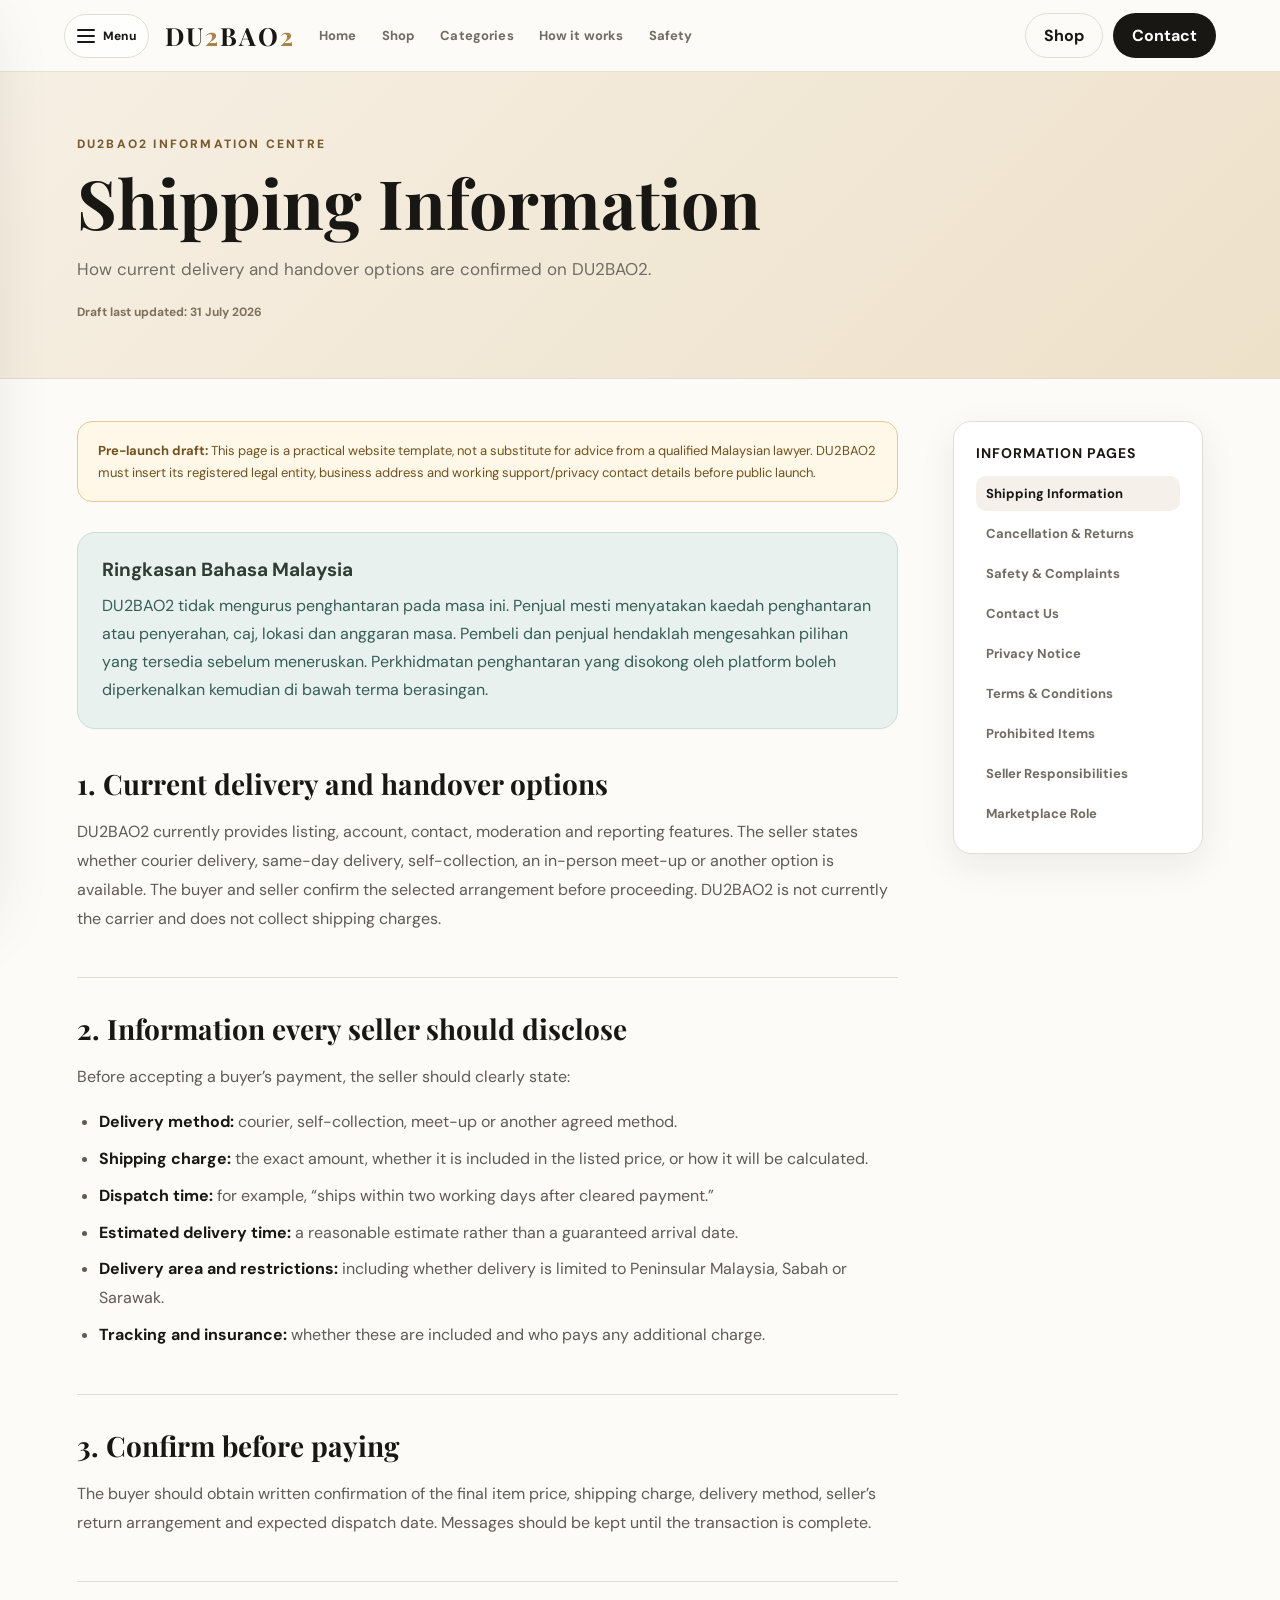
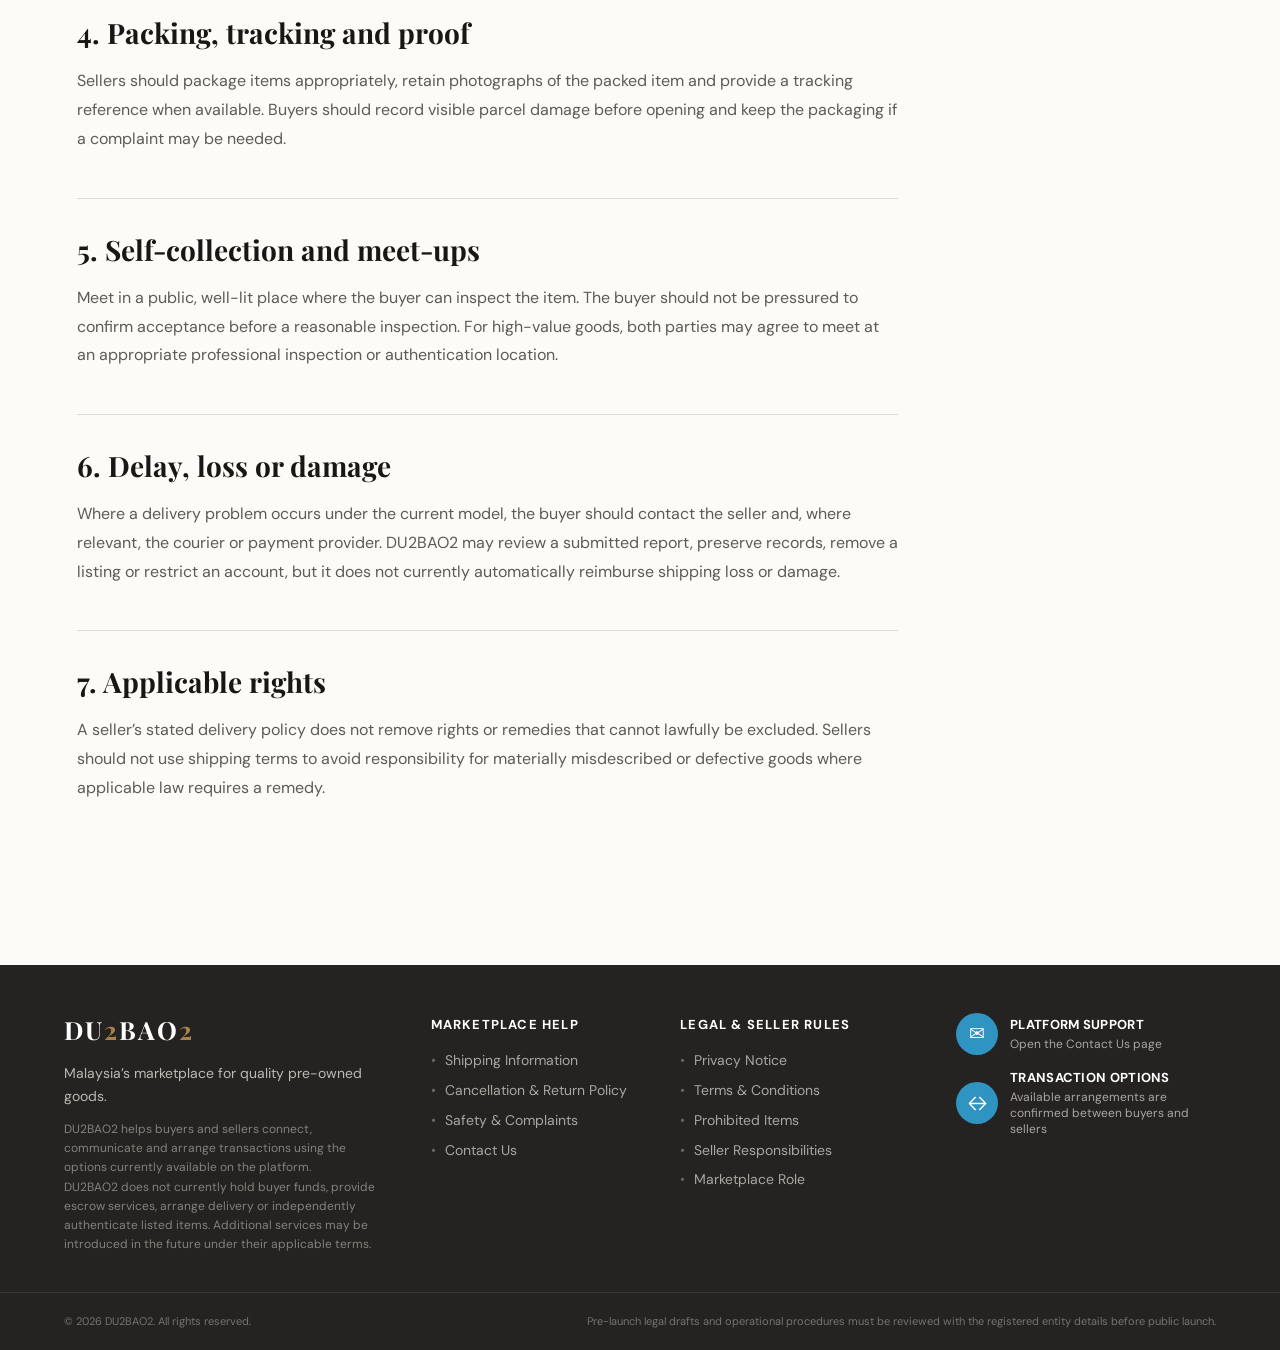
<file: shipping.html>
<!DOCTYPE html>
<html lang="en">
<head>
  <meta charset="UTF-8" />
  <meta name="viewport" content="width=device-width, initial-scale=1, viewport-fit=cover" />
  <meta name="theme-color" content="#17130f" />
  <meta name="description" content="How current delivery and handover options are confirmed on DU2BAO2." />
  <title>Shipping Information | DU2BAO2</title>
  <link rel="manifest" href="manifest.webmanifest" />
  <link rel="preconnect" href="https://fonts.googleapis.com" />
  <link rel="preconnect" href="https://fonts.gstatic.com" crossorigin />
  <link href="https://fonts.googleapis.com/css2?family=DM+Sans:wght@400;500;600;700&family=Playfair+Display:wght@600;700&display=swap" rel="stylesheet" />
  <link rel="stylesheet" href="styles.css?v=8" />
</head>
<body>
  <header class="site-header">
    <button class="mobile-menu-button" id="mobileMenuButton" type="button" aria-label="Open navigation menu" aria-controls="mobileDrawer" aria-expanded="false">
      <span class="hamburger-lines" aria-hidden="true"><span></span><span></span><span></span></span>
      <span class="menu-label">Menu</span>
    </button>
    <a class="brand" href="index.html" aria-label="DU2BAO2 home">DU<span>2</span>BAO<span>2</span></a>
    <nav class="desktop-nav" aria-label="Main navigation">
      <a href="index.html">Home</a>
      <a href="index.html#browse">Shop</a>
      <a href="index.html#categories">Categories</a>
      <a href="index.html#how-it-works">How it works</a>
      <a href="safety.html">Safety</a>
    </nav>
    <div class="legal-header-actions"><a class="ghost-btn" href="index.html#browse">Shop</a><a class="primary-btn" href="contact.html">Contact</a></div>
  </header>
  <aside class="mobile-drawer" id="mobileDrawer" aria-hidden="true">
    <button class="drawer-close" id="drawerClose" type="button" aria-label="Close navigation menu">×</button>
    <a class="brand" href="index.html">DU<span>2</span>BAO<span>2</span></a>
    <nav aria-label="Menu navigation">
      <span class="drawer-section-label">Explore</span>
      <a href="index.html">Home</a>
      <a href="index.html#browse">Shop listings</a>
      <a href="index.html#categories">Browse categories</a>
      <a href="index.html#how-it-works">How it works</a>
      <a href="safety.html">Safety</a>
      <span class="drawer-section-label">Sell and support</span>
      <a href="index.html?action=sell" class="drawer-primary-link">Sell an item</a>
      <a href="contact.html">Contact and support</a>
      <a href="seller-rules.html">Seller responsibilities</a>
      <a href="terms.html">Terms and conditions</a>
    </nav>
  </aside>
  <div class="drawer-overlay" id="drawerOverlay" hidden></div>


  <main class="legal-page-main">
    <section class="legal-hero">
      <div class="legal-hero-inner">
        <span class="eyebrow">DU2BAO2 INFORMATION CENTRE</span>
        <h1>Shipping Information</h1>
        <p>How current delivery and handover options are confirmed on DU2BAO2.</p>
        <span class="legal-updated">Draft last updated: 31 July 2026</span>
      </div>
    </section>

    <div class="legal-layout">
      <article class="legal-content">
        <div class="legal-notice">
          <strong>Pre-launch draft:</strong> This page is a practical website template, not a substitute for advice from a qualified Malaysian lawyer. DU2BAO2 must insert its registered legal entity, business address and working support/privacy contact details before public launch.
        </div>

        <section class="bm-summary">
          <h2>Ringkasan Bahasa Malaysia</h2>
          <p>DU2BAO2 tidak mengurus penghantaran pada masa ini. Penjual mesti menyatakan kaedah penghantaran atau penyerahan, caj, lokasi dan anggaran masa. Pembeli dan penjual hendaklah mengesahkan pilihan yang tersedia sebelum meneruskan. Perkhidmatan penghantaran yang disokong oleh platform boleh diperkenalkan kemudian di bawah terma berasingan.</p>
        </section>

        <section class="legal-section" id="model"><h2>1. Current delivery and handover options</h2><p>DU2BAO2 currently provides listing, account, contact, moderation and reporting features. The seller states whether courier delivery, same-day delivery, self-collection, an in-person meet-up or another option is available. The buyer and seller confirm the selected arrangement before proceeding. DU2BAO2 is not currently the carrier and does not collect shipping charges.</p></section>
<section class="legal-section" id="listing"><h2>2. Information every seller should disclose</h2><p>Before accepting a buyer’s payment, the seller should clearly state:</p><ul><li><strong>Delivery method:</strong> courier, self-collection, meet-up or another agreed method.</li><li><strong>Shipping charge:</strong> the exact amount, whether it is included in the listed price, or how it will be calculated.</li><li><strong>Dispatch time:</strong> for example, “ships within two working days after cleared payment.”</li><li><strong>Estimated delivery time:</strong> a reasonable estimate rather than a guaranteed arrival date.</li><li><strong>Delivery area and restrictions:</strong> including whether delivery is limited to Peninsular Malaysia, Sabah or Sarawak.</li><li><strong>Tracking and insurance:</strong> whether these are included and who pays any additional charge.</li></ul></section>
<section class="legal-section" id="confirm"><h2>3. Confirm before paying</h2><p>The buyer should obtain written confirmation of the final item price, shipping charge, delivery method, seller’s return arrangement and expected dispatch date. Messages should be kept until the transaction is complete.</p></section>
<section class="legal-section" id="proof"><h2>4. Packing, tracking and proof</h2><p>Sellers should package items appropriately, retain photographs of the packed item and provide a tracking reference when available. Buyers should record visible parcel damage before opening and keep the packaging if a complaint may be needed.</p></section>
<section class="legal-section" id="meetups"><h2>5. Self-collection and meet-ups</h2><p>Meet in a public, well-lit place where the buyer can inspect the item. The buyer should not be pressured to confirm acceptance before a reasonable inspection. For high-value goods, both parties may agree to meet at an appropriate professional inspection or authentication location.</p></section>
<section class="legal-section" id="problems"><h2>6. Delay, loss or damage</h2><p>Where a delivery problem occurs under the current model, the buyer should contact the seller and, where relevant, the courier or payment provider. DU2BAO2 may review a submitted report, preserve records, remove a listing or restrict an account, but it does not currently automatically reimburse shipping loss or damage.</p></section>
<section class="legal-section" id="rights"><h2>7. Applicable rights</h2><p>A seller’s stated delivery policy does not remove rights or remedies that cannot lawfully be excluded. Sellers should not use shipping terms to avoid responsibility for materially misdescribed or defective goods where applicable law requires a remedy.</p></section>
      </article>

      <aside class="legal-sidebar" aria-label="Information pages">
        <h2>Information pages</h2>
        <nav>
          <a href="shipping.html" aria-current="page">Shipping Information</a>
<a href="returns.html">Cancellation &amp; Returns</a>
<a href="safety.html">Safety &amp; Complaints</a>
<a href="contact.html">Contact Us</a>
<a href="privacy.html">Privacy Notice</a>
<a href="terms.html">Terms &amp; Conditions</a>
<a href="prohibited-items.html">Prohibited Items</a>
<a href="seller-rules.html">Seller Responsibilities</a>
<a href="marketplace-role.html">Marketplace Role</a>
        </nav>
      </aside>
    </div>
  </main>

  <footer class="site-footer">
  <div class="footer-main">
    <div class="footer-about">
      <a class="brand light-brand" href="index.html">DU<span>2</span>BAO<span>2</span></a>
      <p>Malaysia’s marketplace for quality pre-owned goods.</p>
      <span class="footer-note">DU2BAO2 helps buyers and sellers connect, communicate and arrange transactions using the options currently available on the platform.</span>
      <span class="footer-note">DU2BAO2 does not currently hold buyer funds, provide escrow services, arrange delivery or independently authenticate listed items. Additional services may be introduced in the future under their applicable terms.</span>
    </div>

    <div class="footer-column">
      <h3>Marketplace help</h3>
      <a href="shipping.html">Shipping Information</a>
      <a href="returns.html">Cancellation &amp; Return Policy</a>
      <a href="safety.html">Safety &amp; Complaints</a>
      <a href="contact.html">Contact Us</a>
    </div>

    <div class="footer-column">
      <h3>Legal &amp; seller rules</h3>
      <a href="privacy.html">Privacy Notice</a>
      <a href="terms.html">Terms &amp; Conditions</a>
      <a href="prohibited-items.html">Prohibited Items</a>
      <a href="seller-rules.html">Seller Responsibilities</a>
      <a href="marketplace-role.html">Marketplace Role</a>
    </div>

    <div class="footer-support">
      <a class="footer-support-row" href="contact.html">
        <span class="footer-support-icon" aria-hidden="true">✉</span>
        <span><strong>PLATFORM SUPPORT</strong><small>Open the Contact Us page</small></span>
      </a>
      <a class="footer-support-row" href="marketplace-role.html">
        <span class="footer-support-icon" aria-hidden="true">↔</span>
        <span><strong>TRANSACTION OPTIONS</strong><small>Available arrangements are confirmed between buyers and sellers</small></span>
      </a>
    </div>
  </div>

  <div class="footer-bottom">
    <small>© 2026 DU2BAO2. All rights reserved.</small>
    <small>Pre-launch legal drafts and operational procedures must be reviewed with the registered entity details before public launch.</small>
  </div>
</footer>

  <nav class="mobile-bottom-nav" aria-label="Mobile navigation">
    <a href="index.html"><span>⌂</span>Home</a>
    <a href="index.html#browse"><span>⌕</span>Shop</a>
    <a href="index.html#categories"><span>▦</span>Categories</a>
    <a href="safety.html"><span>◇</span>Safety</a>
    <a href="contact.html"><span>✉</span>Contact</a>
  </nav>

  <script src="nav.js?v=8"></script>
</body>
</html>
</file>
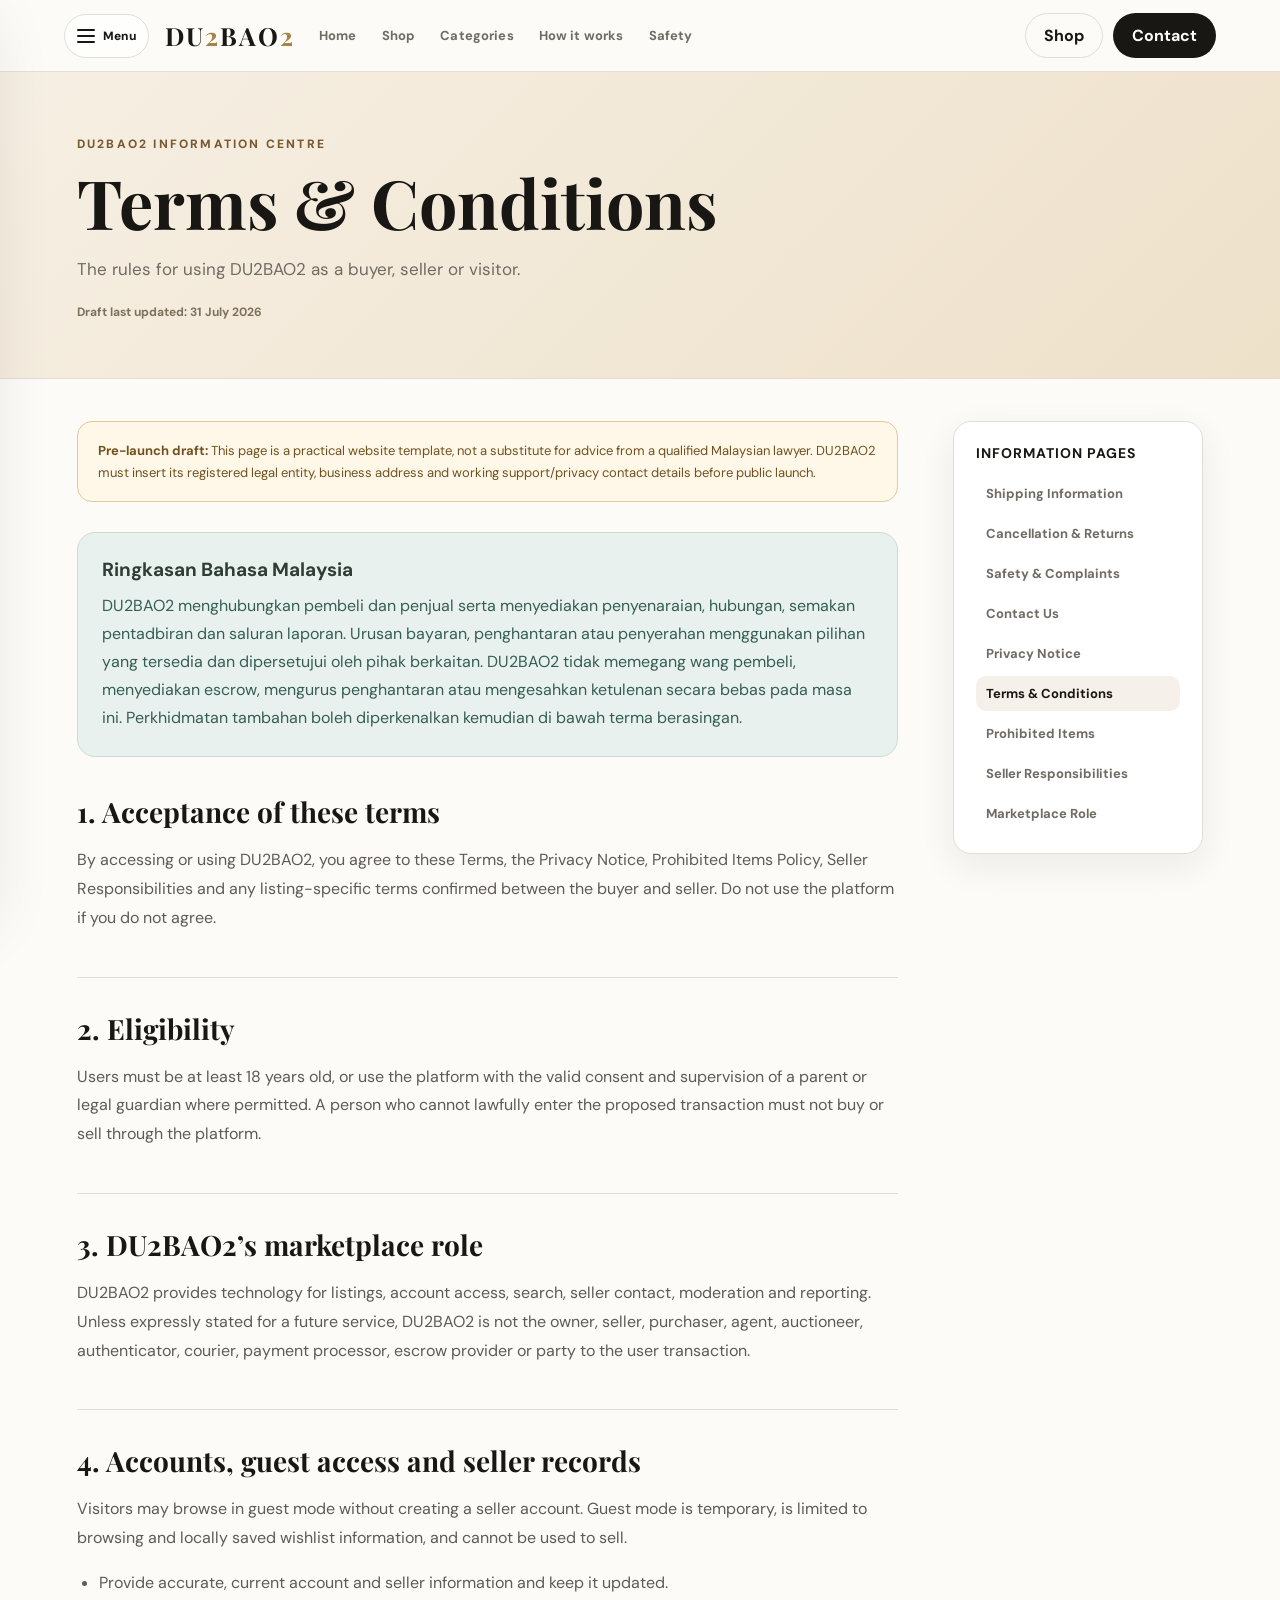
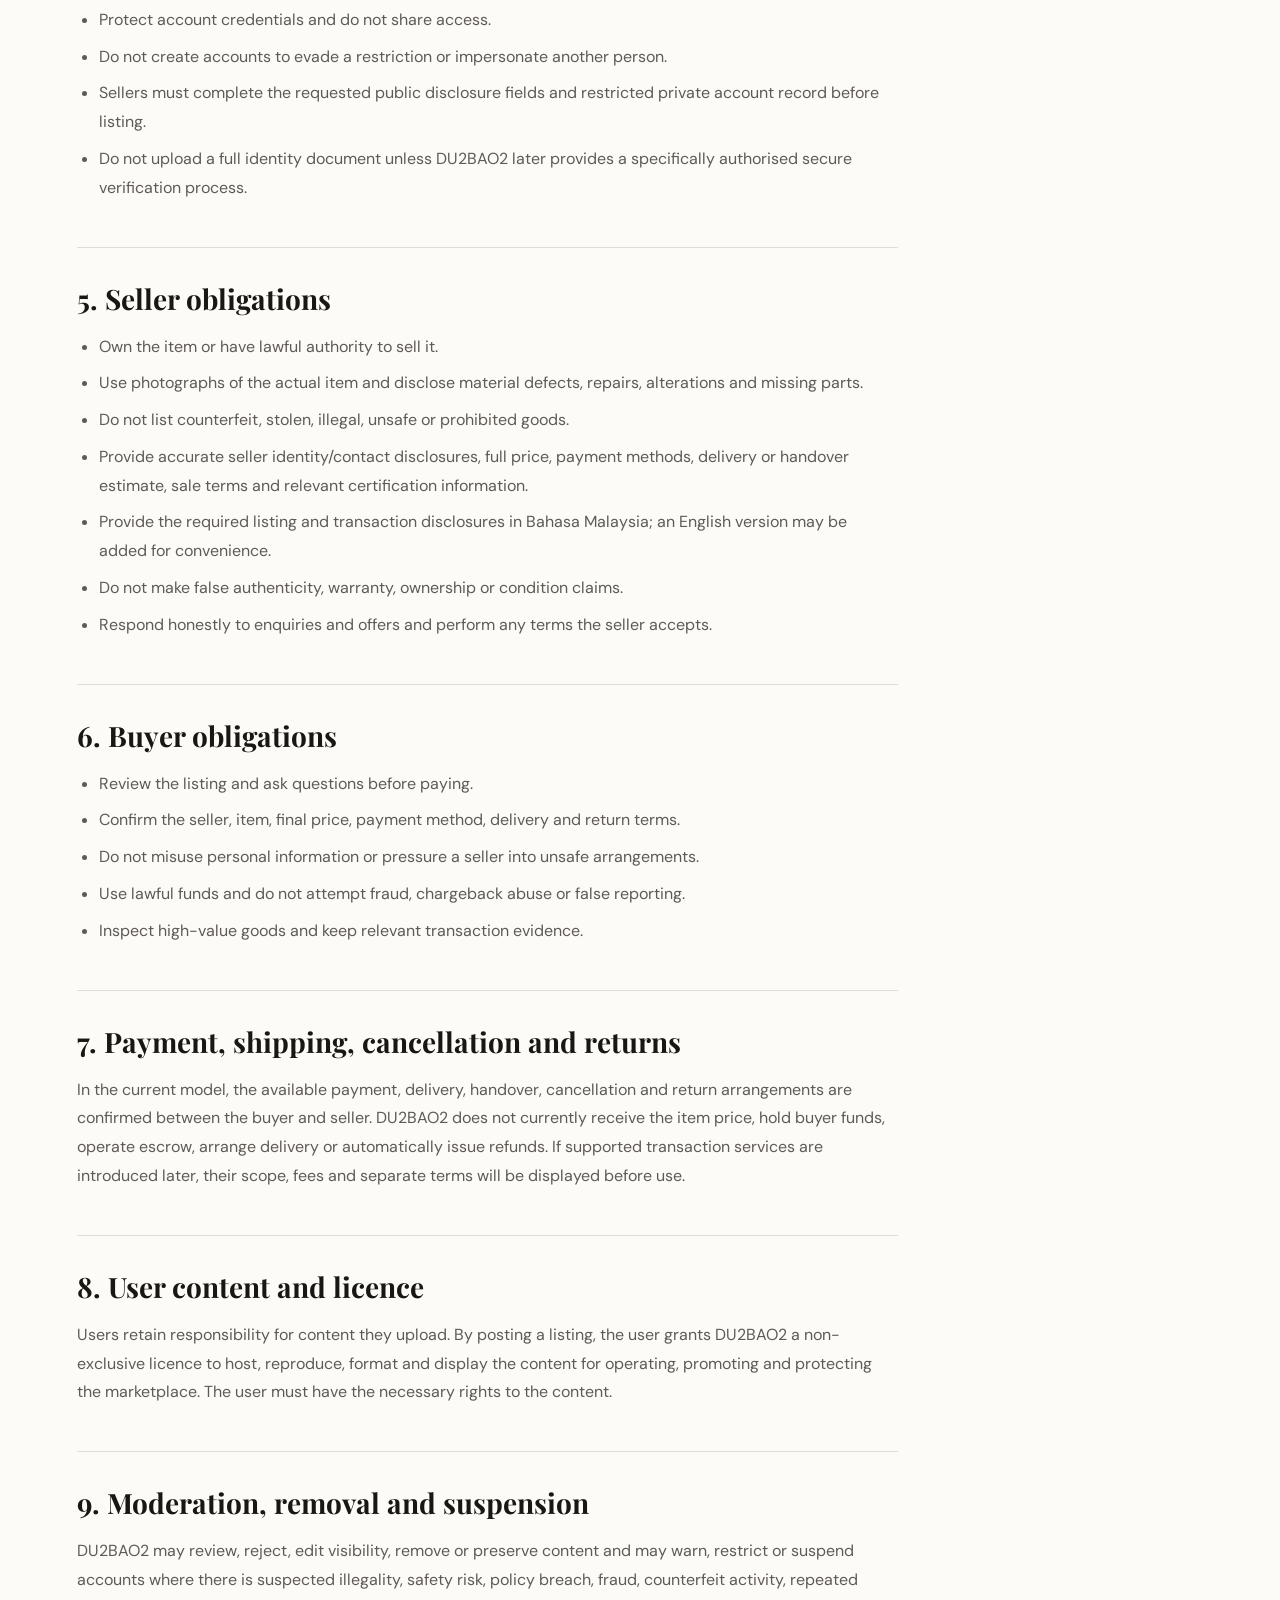
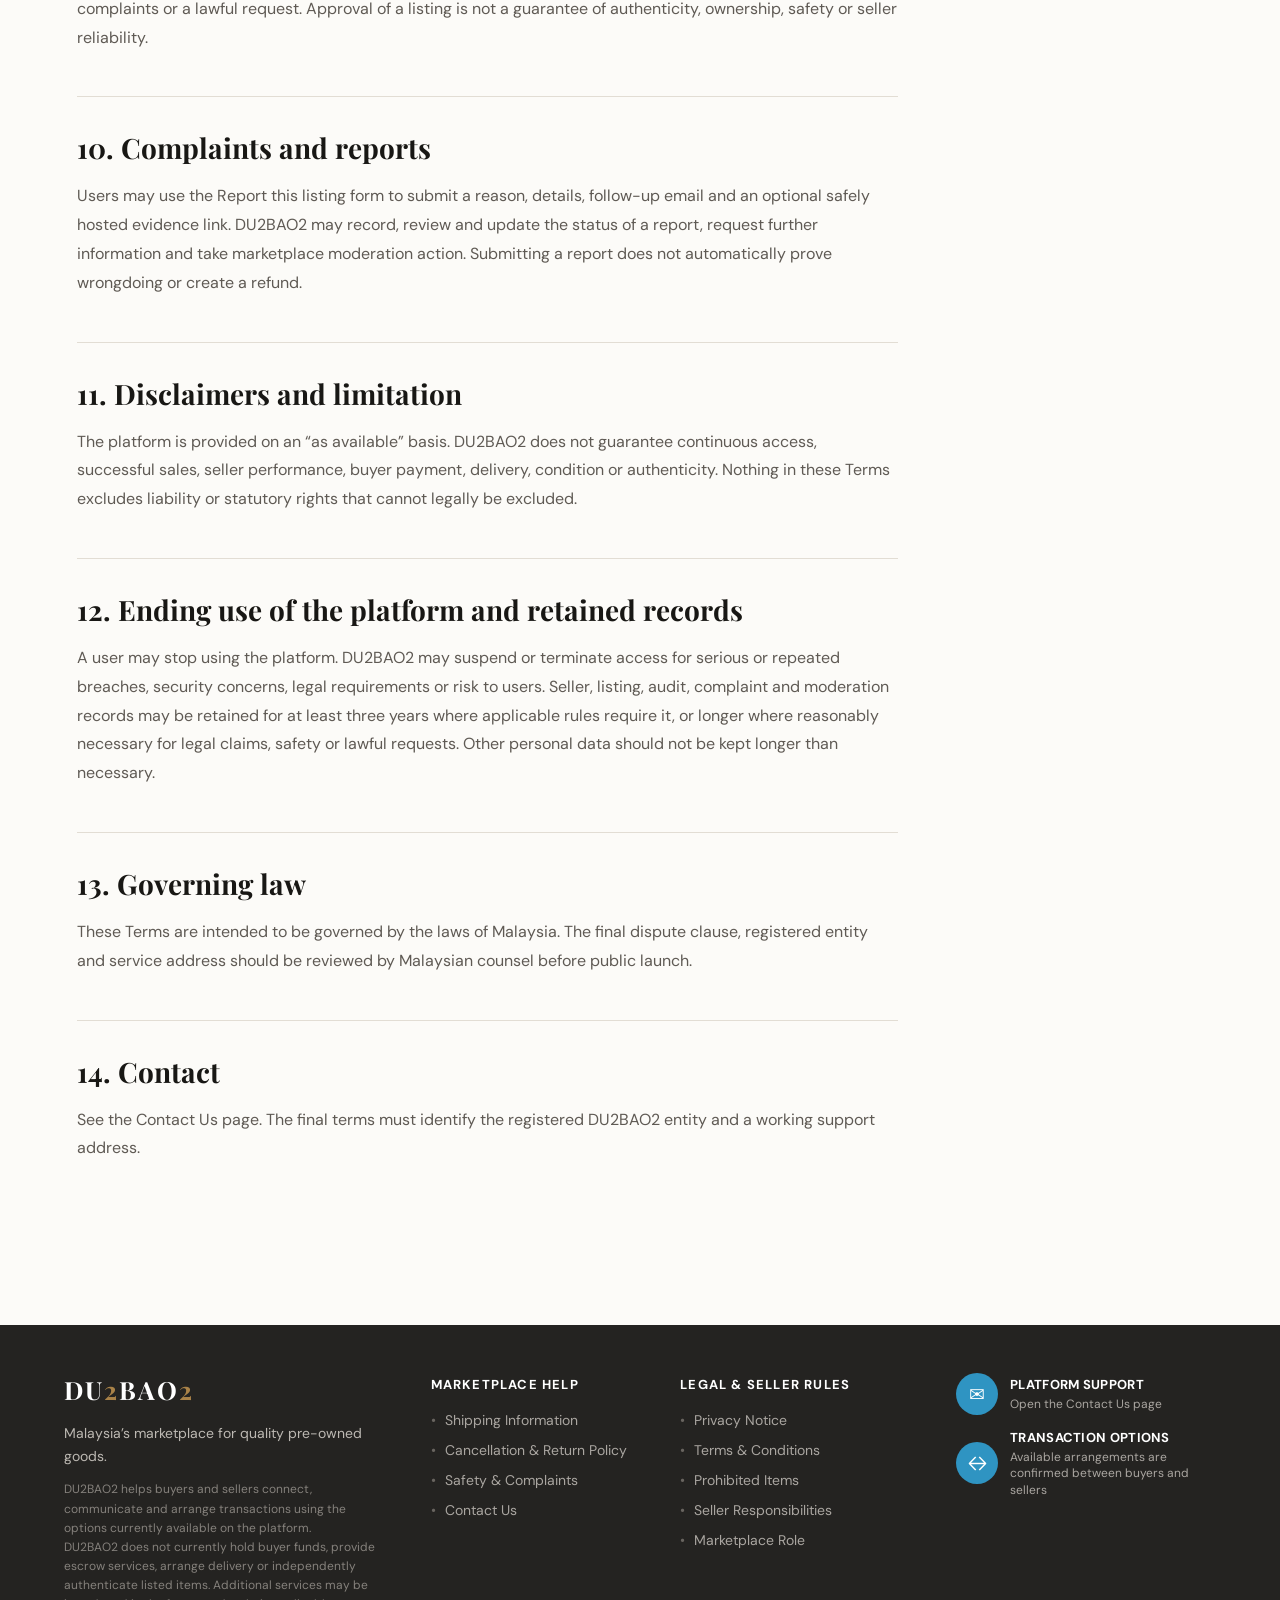
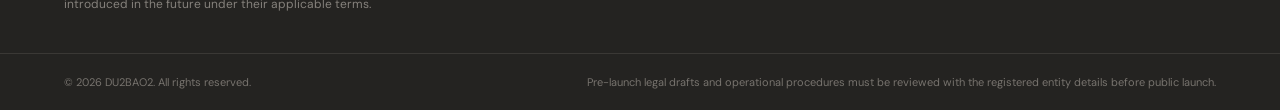
<file: terms.html>
<!DOCTYPE html>
<html lang="en">
<head>
  <meta charset="UTF-8" />
  <meta name="viewport" content="width=device-width, initial-scale=1, viewport-fit=cover" />
  <meta name="theme-color" content="#17130f" />
  <meta name="description" content="The rules for using DU2BAO2 as a buyer, seller or visitor." />
  <title>Terms &amp; Conditions | DU2BAO2</title>
  <link rel="manifest" href="manifest.webmanifest" />
  <link rel="preconnect" href="https://fonts.googleapis.com" />
  <link rel="preconnect" href="https://fonts.gstatic.com" crossorigin />
  <link href="https://fonts.googleapis.com/css2?family=DM+Sans:wght@400;500;600;700&family=Playfair+Display:wght@600;700&display=swap" rel="stylesheet" />
  <link rel="stylesheet" href="styles.css?v=8" />
</head>
<body>
  <header class="site-header">
    <button class="mobile-menu-button" id="mobileMenuButton" type="button" aria-label="Open navigation menu" aria-controls="mobileDrawer" aria-expanded="false">
      <span class="hamburger-lines" aria-hidden="true"><span></span><span></span><span></span></span>
      <span class="menu-label">Menu</span>
    </button>
    <a class="brand" href="index.html" aria-label="DU2BAO2 home">DU<span>2</span>BAO<span>2</span></a>
    <nav class="desktop-nav" aria-label="Main navigation">
      <a href="index.html">Home</a>
      <a href="index.html#browse">Shop</a>
      <a href="index.html#categories">Categories</a>
      <a href="index.html#how-it-works">How it works</a>
      <a href="safety.html">Safety</a>
    </nav>
    <div class="legal-header-actions"><a class="ghost-btn" href="index.html#browse">Shop</a><a class="primary-btn" href="contact.html">Contact</a></div>
  </header>
  <aside class="mobile-drawer" id="mobileDrawer" aria-hidden="true">
    <button class="drawer-close" id="drawerClose" type="button" aria-label="Close navigation menu">×</button>
    <a class="brand" href="index.html">DU<span>2</span>BAO<span>2</span></a>
    <nav aria-label="Menu navigation">
      <span class="drawer-section-label">Explore</span>
      <a href="index.html">Home</a>
      <a href="index.html#browse">Shop listings</a>
      <a href="index.html#categories">Browse categories</a>
      <a href="index.html#how-it-works">How it works</a>
      <a href="safety.html">Safety</a>
      <span class="drawer-section-label">Sell and support</span>
      <a href="index.html?action=sell" class="drawer-primary-link">Sell an item</a>
      <a href="contact.html">Contact and support</a>
      <a href="seller-rules.html">Seller responsibilities</a>
      <a href="terms.html">Terms and conditions</a>
    </nav>
  </aside>
  <div class="drawer-overlay" id="drawerOverlay" hidden></div>


  <main class="legal-page-main">
    <section class="legal-hero">
      <div class="legal-hero-inner">
        <span class="eyebrow">DU2BAO2 INFORMATION CENTRE</span>
        <h1>Terms &amp; Conditions</h1>
        <p>The rules for using DU2BAO2 as a buyer, seller or visitor.</p>
        <span class="legal-updated">Draft last updated: 31 July 2026</span>
      </div>
    </section>

    <div class="legal-layout">
      <article class="legal-content">
        <div class="legal-notice">
          <strong>Pre-launch draft:</strong> This page is a practical website template, not a substitute for advice from a qualified Malaysian lawyer. DU2BAO2 must insert its registered legal entity, business address and working support/privacy contact details before public launch.
        </div>

        <section class="bm-summary">
          <h2>Ringkasan Bahasa Malaysia</h2>
          <p> DU2BAO2 menghubungkan pembeli dan penjual serta menyediakan penyenaraian, hubungan, semakan pentadbiran dan saluran laporan. Urusan bayaran, penghantaran atau penyerahan menggunakan pilihan yang tersedia dan dipersetujui oleh pihak berkaitan. DU2BAO2 tidak memegang wang pembeli, menyediakan escrow, mengurus penghantaran atau mengesahkan ketulenan secara bebas pada masa ini. Perkhidmatan tambahan boleh diperkenalkan kemudian di bawah terma berasingan.</p>
        </section>

        <section class="legal-section" id="acceptance"><h2>1. Acceptance of these terms</h2><p>By accessing or using DU2BAO2, you agree to these Terms, the Privacy Notice, Prohibited Items Policy, Seller Responsibilities and any listing-specific terms confirmed between the buyer and seller. Do not use the platform if you do not agree.</p></section>
<section class="legal-section" id="eligibility"><h2>2. Eligibility</h2><p>Users must be at least 18 years old, or use the platform with the valid consent and supervision of a parent or legal guardian where permitted. A person who cannot lawfully enter the proposed transaction must not buy or sell through the platform.</p></section>
<section class="legal-section" id="role"><h2>3. DU2BAO2’s marketplace role</h2><p>DU2BAO2 provides technology for listings, account access, search, seller contact, moderation and reporting. Unless expressly stated for a future service, DU2BAO2 is not the owner, seller, purchaser, agent, auctioneer, authenticator, courier, payment processor, escrow provider or party to the user transaction.</p></section>
<section class="legal-section" id="accounts"><h2>4. Accounts, guest access and seller records</h2><p>Visitors may browse in guest mode without creating a seller account. Guest mode is temporary, is limited to browsing and locally saved wishlist information, and cannot be used to sell.</p><ul><li>Provide accurate, current account and seller information and keep it updated.</li><li>Protect account credentials and do not share access.</li><li>Do not create accounts to evade a restriction or impersonate another person.</li><li>Sellers must complete the requested public disclosure fields and restricted private account record before listing.</li><li>Do not upload a full identity document unless DU2BAO2 later provides a specifically authorised secure verification process.</li></ul></section>
<section class="legal-section" id="seller"><h2>5. Seller obligations</h2><ul><li>Own the item or have lawful authority to sell it.</li><li>Use photographs of the actual item and disclose material defects, repairs, alterations and missing parts.</li><li>Do not list counterfeit, stolen, illegal, unsafe or prohibited goods.</li><li>Provide accurate seller identity/contact disclosures, full price, payment methods, delivery or handover estimate, sale terms and relevant certification information.</li><li>Provide the required listing and transaction disclosures in Bahasa Malaysia; an English version may be added for convenience.</li><li>Do not make false authenticity, warranty, ownership or condition claims.</li><li>Respond honestly to enquiries and offers and perform any terms the seller accepts.</li></ul></section>
<section class="legal-section" id="buyer"><h2>6. Buyer obligations</h2><ul><li>Review the listing and ask questions before paying.</li><li>Confirm the seller, item, final price, payment method, delivery and return terms.</li><li>Do not misuse personal information or pressure a seller into unsafe arrangements.</li><li>Use lawful funds and do not attempt fraud, chargeback abuse or false reporting.</li><li>Inspect high-value goods and keep relevant transaction evidence.</li></ul></section>
<section class="legal-section" id="transaction"><h2>7. Payment, shipping, cancellation and returns</h2><p>In the current model, the available payment, delivery, handover, cancellation and return arrangements are confirmed between the buyer and seller. DU2BAO2 does not currently receive the item price, hold buyer funds, operate escrow, arrange delivery or automatically issue refunds. If supported transaction services are introduced later, their scope, fees and separate terms will be displayed before use.</p></section>
<section class="legal-section" id="content"><h2>8. User content and licence</h2><p>Users retain responsibility for content they upload. By posting a listing, the user grants DU2BAO2 a non-exclusive licence to host, reproduce, format and display the content for operating, promoting and protecting the marketplace. The user must have the necessary rights to the content.</p></section>
<section class="legal-section" id="moderation"><h2>9. Moderation, removal and suspension</h2><p>DU2BAO2 may review, reject, edit visibility, remove or preserve content and may warn, restrict or suspend accounts where there is suspected illegality, safety risk, policy breach, fraud, counterfeit activity, repeated complaints or a lawful request. Approval of a listing is not a guarantee of authenticity, ownership, safety or seller reliability.</p></section>
<section class="legal-section" id="complaints"><h2>10. Complaints and reports</h2><p>Users may use the Report this listing form to submit a reason, details, follow-up email and an optional safely hosted evidence link. DU2BAO2 may record, review and update the status of a report, request further information and take marketplace moderation action. Submitting a report does not automatically prove wrongdoing or create a refund.</p></section>
<section class="legal-section" id="liability"><h2>11. Disclaimers and limitation</h2><p>The platform is provided on an “as available” basis. DU2BAO2 does not guarantee continuous access, successful sales, seller performance, buyer payment, delivery, condition or authenticity. Nothing in these Terms excludes liability or statutory rights that cannot legally be excluded.</p></section>
<section class="legal-section" id="termination"><h2>12. Ending use of the platform and retained records</h2><p>A user may stop using the platform. DU2BAO2 may suspend or terminate access for serious or repeated breaches, security concerns, legal requirements or risk to users. Seller, listing, audit, complaint and moderation records may be retained for at least three years where applicable rules require it, or longer where reasonably necessary for legal claims, safety or lawful requests. Other personal data should not be kept longer than necessary.</p></section>
<section class="legal-section" id="law"><h2>13. Governing law</h2><p>These Terms are intended to be governed by the laws of Malaysia. The final dispute clause, registered entity and service address should be reviewed by Malaysian counsel before public launch.</p></section>
<section class="legal-section" id="contact"><h2>14. Contact</h2><p>See the Contact Us page. The final terms must identify the registered DU2BAO2 entity and a working support address.</p></section>
      </article>

      <aside class="legal-sidebar" aria-label="Information pages">
        <h2>Information pages</h2>
        <nav>
          <a href="shipping.html">Shipping Information</a>
<a href="returns.html">Cancellation &amp; Returns</a>
<a href="safety.html">Safety &amp; Complaints</a>
<a href="contact.html">Contact Us</a>
<a href="privacy.html">Privacy Notice</a>
<a href="terms.html" aria-current="page">Terms &amp; Conditions</a>
<a href="prohibited-items.html">Prohibited Items</a>
<a href="seller-rules.html">Seller Responsibilities</a>
<a href="marketplace-role.html">Marketplace Role</a>
        </nav>
      </aside>
    </div>
  </main>

  <footer class="site-footer">
  <div class="footer-main">
    <div class="footer-about">
      <a class="brand light-brand" href="index.html">DU<span>2</span>BAO<span>2</span></a>
      <p>Malaysia’s marketplace for quality pre-owned goods.</p>
      <span class="footer-note">DU2BAO2 helps buyers and sellers connect, communicate and arrange transactions using the options currently available on the platform.</span>
      <span class="footer-note">DU2BAO2 does not currently hold buyer funds, provide escrow services, arrange delivery or independently authenticate listed items. Additional services may be introduced in the future under their applicable terms.</span>
    </div>

    <div class="footer-column">
      <h3>Marketplace help</h3>
      <a href="shipping.html">Shipping Information</a>
      <a href="returns.html">Cancellation &amp; Return Policy</a>
      <a href="safety.html">Safety &amp; Complaints</a>
      <a href="contact.html">Contact Us</a>
    </div>

    <div class="footer-column">
      <h3>Legal &amp; seller rules</h3>
      <a href="privacy.html">Privacy Notice</a>
      <a href="terms.html">Terms &amp; Conditions</a>
      <a href="prohibited-items.html">Prohibited Items</a>
      <a href="seller-rules.html">Seller Responsibilities</a>
      <a href="marketplace-role.html">Marketplace Role</a>
    </div>

    <div class="footer-support">
      <a class="footer-support-row" href="contact.html">
        <span class="footer-support-icon" aria-hidden="true">✉</span>
        <span><strong>PLATFORM SUPPORT</strong><small>Open the Contact Us page</small></span>
      </a>
      <a class="footer-support-row" href="marketplace-role.html">
        <span class="footer-support-icon" aria-hidden="true">↔</span>
        <span><strong>TRANSACTION OPTIONS</strong><small>Available arrangements are confirmed between buyers and sellers</small></span>
      </a>
    </div>
  </div>

  <div class="footer-bottom">
    <small>© 2026 DU2BAO2. All rights reserved.</small>
    <small>Pre-launch legal drafts and operational procedures must be reviewed with the registered entity details before public launch.</small>
  </div>
</footer>

  <nav class="mobile-bottom-nav" aria-label="Mobile navigation">
    <a href="index.html"><span>⌂</span>Home</a>
    <a href="index.html#browse"><span>⌕</span>Shop</a>
    <a href="index.html#categories"><span>▦</span>Categories</a>
    <a href="safety.html"><span>◇</span>Safety</a>
    <a href="contact.html"><span>✉</span>Contact</a>
  </nav>

  <script src="nav.js?v=8"></script>
</body>
</html>
</file>
<file: styles.css>
:root{
  --ink:#17130f;
  --ink-soft:#2b251f;
  --muted:#716b64;
  --cream:#f6f2eb;
  --paper:#fffdf9;
  --white:#ffffff;
  --gold:#b18a4a;
  --gold-dark:#8d682d;
  --line:#ded7cb;
  --green:#264d42;
  --green-soft:#e9f1ee;
  --red:#a33d3d;
  --amber:#a86716;
  --shadow:0 18px 50px rgba(37,29,18,.12);
  --shadow-soft:0 10px 28px rgba(37,29,18,.08);
  --radius:20px;
}

*{box-sizing:border-box}
html{scroll-behavior:smooth}
body{margin:0;background:var(--paper);color:var(--ink);font-family:"DM Sans",sans-serif;min-width:320px}
body.dialog-open{overflow:hidden}
button,input,select,textarea{font:inherit}
button,a{-webkit-tap-highlight-color:transparent}
button{cursor:pointer}
a{color:inherit}
img{max-width:100%;display:block}
[hidden]{display:none!important}

.skip-link{position:fixed;left:16px;top:-80px;background:var(--ink);color:white;padding:12px 16px;border-radius:10px;z-index:1000;text-decoration:none}.skip-link:focus{top:16px}

.site-header{height:76px;padding:0 clamp(18px,5vw,72px);display:flex;align-items:center;justify-content:space-between;border-bottom:1px solid var(--line);background:rgba(255,253,249,.94);backdrop-filter:blur(14px);position:sticky;top:0;z-index:40}
.brand{font-family:"Playfair Display",serif;font-size:25px;font-weight:700;letter-spacing:2px;text-decoration:none;color:var(--ink);white-space:nowrap}.brand span{color:var(--gold)}
.desktop-nav{display:flex;gap:34px}.desktop-nav a{color:var(--muted);text-decoration:none;font-size:14px;font-weight:700}.desktop-nav a:hover{color:var(--ink)}
.header-actions{display:flex;align-items:center;gap:10px}
.mobile-menu-button{display:none;border:0;background:transparent;font-size:23px;padding:8px}

.primary-btn,.secondary-btn,.ghost-btn,.icon-btn,.danger-btn{border-radius:999px;padding:11px 18px;border:1px solid transparent;font-weight:700;text-decoration:none;display:inline-flex;align-items:center;justify-content:center;gap:7px;transition:.2s ease}
.primary-btn{background:var(--ink);color:white}.primary-btn:hover{background:var(--gold-dark);transform:translateY(-1px)}
.secondary-btn,.ghost-btn,.icon-btn{background:transparent;border-color:var(--line);color:var(--ink)}.secondary-btn:hover,.ghost-btn:hover,.icon-btn:hover{border-color:var(--gold);background:white}
.icon-btn{padding:10px 14px}.danger-btn{background:#fff0ef;color:var(--red);border-color:#e9c6c2}.danger-btn:hover{background:#fbe3e0}
button:disabled{opacity:.55;cursor:not-allowed;transform:none!important}

.hero{min-height:650px;padding:76px clamp(22px,7vw,110px);display:grid;grid-template-columns:1.08fr .92fr;align-items:center;gap:60px;background:radial-gradient(circle at 82% 20%,#ead7b7 0,transparent 34%),linear-gradient(130deg,#f8f3ea,#f0e6d5)}
.eyebrow{display:block;font-size:12px;letter-spacing:2.2px;font-weight:800;color:var(--gold-dark);margin-bottom:14px}
.hero h1,.section-heading h2,.category-header h2,.trust-banner h2,.app-dialog h2{font-family:"Playfair Display",serif;margin:0;line-height:1.05}
.hero h1{font-size:clamp(46px,6vw,80px)}.hero h1 em{color:var(--gold-dark);font-weight:600}
.hero-copy>p{font-size:18px;line-height:1.7;color:var(--muted);max-width:650px}
.hero-actions{display:flex;gap:12px;margin:28px 0}.large{padding:15px 24px}.trust-row{display:flex;gap:20px;flex-wrap:wrap;color:var(--muted);font-size:13px;font-weight:600}
.hero-showcase{height:470px;position:relative;display:grid;place-items:center}.showcase-glow{position:absolute;width:390px;height:390px;border-radius:50%;border:1px solid rgba(177,138,74,.45);box-shadow:0 0 100px rgba(177,138,74,.14)}
.showcase-card{position:absolute;background:rgba(255,255,255,.9);border:1px solid rgba(255,255,255,.75);box-shadow:var(--shadow);backdrop-filter:blur(10px)}
.main-card{width:270px;height:330px;border-radius:38px;padding:30px;display:flex;flex-direction:column;align-items:center;justify-content:center;text-align:center;transform:rotate(-3deg)}
.main-card .mini-label{font-size:10px;letter-spacing:1.8px;color:var(--muted);font-weight:800}.showcase-icon{width:150px;height:150px;border-radius:42px;margin:23px 0;background:linear-gradient(145deg,#c69c5b,#7d5827);display:grid;place-items:center;color:#fff2dc;font-family:"Playfair Display",serif;font-size:32px;letter-spacing:3px;box-shadow:0 28px 35px rgba(92,63,25,.24)}.main-card strong{font-size:20px}.main-card small{color:var(--muted);margin-top:6px}
.small-card{padding:18px 21px;border-radius:20px;display:flex;align-items:center;gap:11px}.small-card span{font-size:25px;color:var(--gold-dark)}.top-card{right:0;top:70px;transform:rotate(4deg)}.bottom-card{left:0;bottom:70px;transform:rotate(-4deg)}

.category-section{padding:58px clamp(20px,5vw,72px) 20px;border-bottom:1px solid var(--line)}.category-header{display:flex;align-items:end;justify-content:space-between;gap:30px;margin-bottom:24px}.category-header h2{font-size:36px}.category-header p{color:var(--muted);font-size:13px}
.categories{display:flex;gap:12px;overflow-x:auto;padding:4px 0 20px;scrollbar-width:thin;scroll-snap-type:x proximity}.category{scroll-snap-align:start;white-space:nowrap;border:1px solid var(--line);background:white;border-radius:999px;padding:12px 18px;font-weight:800}.category span{margin-right:7px;color:var(--gold-dark)}.category.active,.category:hover{background:var(--ink);color:white}.category.active span{color:#e8c98f}

.marketplace{padding:78px clamp(20px,5vw,72px)}.section-heading{display:flex;align-items:end;justify-content:space-between;gap:30px;margin-bottom:34px}.section-heading h2{font-size:42px}.section-subtitle,.section-heading.centered>p{color:var(--muted);line-height:1.6}.market-tools{display:grid;grid-template-columns:minmax(250px,1.5fr) minmax(155px,.8fr) minmax(165px,.8fr);gap:10px;min-width:min(100%,700px)}
.search-box{display:flex;align-items:center;gap:9px;border:1px solid var(--line);border-radius:999px;padding:0 16px;background:white}.search-box input{border:0;outline:0;padding:12px 0;min-width:0;width:100%;background:transparent}.market-tools select{border:1px solid var(--line);border-radius:999px;padding:0 15px;background:white;height:46px;color:var(--ink)}
.status-banner{margin-bottom:24px;padding:14px 18px;border:1px solid #e6d1a9;background:#fff8e9;color:#71501d;border-radius:14px;font-size:13px;line-height:1.5}
.product-grid{display:grid;grid-template-columns:repeat(4,minmax(0,1fr));gap:24px}.product-card{position:relative;min-width:0}.product-link{text-decoration:none;display:block}.product-image{aspect-ratio:1/1.06;border-radius:22px;background:linear-gradient(145deg,#eee8df,#d9cdbc);display:grid;place-items:center;overflow:hidden;position:relative}.product-image img{width:100%;height:100%;object-fit:cover;transition:transform .35s ease}.product-card:hover .product-image img{transform:scale(1.03)}.product-image .visual{font-family:"Playfair Display",serif;font-size:clamp(46px,5vw,68px);color:rgba(80,57,24,.36)}
.badge{position:absolute;left:13px;top:13px;background:rgba(255,255,255,.92);border-radius:999px;padding:7px 10px;font-size:10px;font-weight:800;z-index:2;box-shadow:0 4px 14px rgba(0,0,0,.07)}.heart{position:absolute;right:13px;top:13px;border:0;width:39px;height:39px;border-radius:50%;background:rgba(255,255,255,.92);font-size:20px;z-index:3;box-shadow:0 4px 14px rgba(0,0,0,.07)}.heart.saved{background:var(--ink);color:white}.product-copy{padding:15px 4px}.product-copy .brand-name{font-size:11px;letter-spacing:1.5px;color:var(--muted);font-weight:800}.product-copy h3{font-size:16px;margin:7px 0 9px;white-space:nowrap;overflow:hidden;text-overflow:ellipsis}.price-line{display:flex;align-items:center;justify-content:space-between;gap:12px}.price{font-weight:800}.condition{font-size:12px;color:var(--muted);white-space:nowrap}.product-meta{font-size:12px;color:var(--muted);margin-top:9px;display:flex;justify-content:space-between;gap:10px}
.loading-grid{display:grid;grid-template-columns:repeat(4,1fr);gap:24px}.loading-grid div{height:390px;border-radius:22px;background:linear-gradient(90deg,#eee8df 25%,#f7f3ed 50%,#eee8df 75%);background-size:200% 100%;animation:shimmer 1.2s infinite}@keyframes shimmer{to{background-position:-200% 0}}
.empty-state{text-align:center;color:var(--muted);padding:80px 20px;border:1px dashed var(--line);border-radius:24px}.empty-state>span{font-size:40px}.empty-state h3{color:var(--ink);font-size:22px;margin:12px 0 6px}.empty-state p{margin:0 0 18px}

.how-it-works{padding:90px clamp(20px,7vw,110px);background:var(--cream)}.centered{text-align:center;display:block}.steps{display:grid;grid-template-columns:repeat(3,1fr);gap:30px;margin-top:46px}.steps article{background:white;padding:34px;border-radius:22px;border:1px solid var(--line);box-shadow:var(--shadow-soft)}.steps article>span{font-family:"Playfair Display",serif;font-size:42px;color:var(--gold)}.steps h3{font-size:20px}.steps p{color:var(--muted);line-height:1.6}
.feature-grid-section{padding:90px clamp(20px,5vw,72px)}.feature-grid{display:grid;grid-template-columns:repeat(4,1fr);gap:20px;margin-top:42px}.feature-grid article{padding:28px;border:1px solid var(--line);border-radius:20px;background:white}.feature-grid article>span{width:48px;height:48px;border-radius:14px;background:var(--cream);display:grid;place-items:center;color:var(--gold-dark);font-size:23px}.feature-grid h3{margin:18px 0 8px}.feature-grid p{color:var(--muted);line-height:1.6;font-size:14px}
.trust-banner{margin:30px clamp(20px,5vw,72px) 70px;padding:58px;background:var(--green);color:white;border-radius:28px;display:grid;grid-template-columns:1fr 320px;align-items:center;gap:60px}.eyebrow.light{color:#e8c98f}.trust-banner h2{font-size:44px}.trust-banner p{line-height:1.7;color:#d7e4df}.trust-stat{border-left:1px solid rgba(255,255,255,.3);padding-left:45px}.trust-stat strong{display:block;font-family:"Playfair Display",serif;font-size:56px;color:#e8c98f}.trust-stat span{color:#d7e4df;line-height:1.5;display:block}

footer{padding:50px clamp(20px,5vw,72px);background:var(--ink);color:#bfb7ab;display:grid;grid-template-columns:1fr auto;gap:30px;align-items:center}.light-brand{color:white}.footer-links{display:flex;gap:18px;align-items:center}.footer-links a,.footer-button{background:none;border:0;color:#d9d3ca;text-decoration:none;padding:0}footer small{grid-column:1/-1;color:#7d766e;border-top:1px solid #332e29;padding-top:22px}.mobile-bottom-nav{display:none}

.mobile-drawer{position:fixed;inset:0 auto 0 0;width:min(84vw,340px);background:var(--paper);z-index:80;padding:28px;transform:translateX(-105%);transition:.25s ease;box-shadow:var(--shadow)}.mobile-drawer.open{transform:translateX(0)}.drawer-close{position:absolute;right:20px;top:15px;border:0;background:none;font-size:32px}.mobile-drawer nav{display:flex;flex-direction:column;gap:8px;margin-top:38px}.mobile-drawer nav a,.drawer-link{border:0;background:transparent;text-align:left;text-decoration:none;padding:15px 0;border-bottom:1px solid var(--line);font-weight:700;color:var(--ink)}.mobile-drawer .primary-btn{margin-top:16px}.drawer-overlay{position:fixed;inset:0;background:rgba(0,0,0,.35);z-index:70}

.app-dialog{border:0;border-radius:24px;width:min(520px,calc(100% - 28px));padding:0;box-shadow:var(--shadow);max-height:min(90vh,900px);overflow:auto}.wide-dialog{width:min(860px,calc(100% - 28px))}.app-dialog::backdrop{background:rgba(14,12,10,.64);backdrop-filter:blur(5px)}.app-dialog form,.dialog-panel{padding:40px;position:relative}.dialog-close{position:absolute;right:16px;top:12px;z-index:10;width:44px;height:44px;display:grid;place-items:center;border:0;border-radius:50%;background:rgba(255,253,249,.94);font-size:31px;line-height:1;color:var(--ink);touch-action:manipulation}.dialog-close:hover,.dialog-close:focus-visible{background:var(--cream);outline:2px solid rgba(177,138,74,.35)}.app-dialog h2{font-size:36px}.dialog-intro{color:var(--muted);line-height:1.6;margin-bottom:24px}.form-grid{display:grid;grid-template-columns:1fr 1fr;gap:18px;margin:26px 0 18px}.app-dialog label{display:flex;flex-direction:column;gap:7px;font-size:13px;font-weight:700}.app-dialog input,.app-dialog select,.app-dialog textarea{border:1px solid var(--line);border-radius:12px;padding:12px;background:white;width:100%;color:var(--ink)}.app-dialog input:focus,.app-dialog select:focus,.app-dialog textarea:focus{outline:2px solid rgba(177,138,74,.28);border-color:var(--gold)}.app-dialog textarea{min-height:120px;resize:vertical;margin-bottom:16px}.upload-box{border:1px dashed var(--gold);border-radius:14px;padding:18px;margin-bottom:14px;background:#fbf7f0}.upload-box input{border:0;padding:8px 0;background:transparent}.upload-box span{font-weight:400;color:var(--muted)}.photo-preview{display:grid;grid-template-columns:repeat(6,1fr);gap:8px;margin-bottom:18px}.photo-preview img{width:100%;aspect-ratio:1;object-fit:cover;border-radius:10px;border:1px solid var(--line)}.submit-btn{width:100%;padding:14px}.form-message{min-height:20px;text-align:center;color:var(--muted);font-size:13px}.form-message.error{color:var(--red)}.form-message.success{color:var(--green)}
.social-auth-options{display:grid;gap:11px;margin:24px 0 18px}.google-auth-btn,.guest-auth-btn{width:100%;min-height:48px;border-radius:14px;padding:12px 16px;border:1px solid var(--line);background:white;color:var(--ink);font-weight:800;display:flex;align-items:center;justify-content:center;gap:10px;transition:.2s ease}.google-auth-btn:hover,.guest-auth-btn:hover{border-color:var(--gold);background:var(--cream);transform:translateY(-1px)}.google-mark{width:25px;height:25px;border-radius:50%;display:grid;place-items:center;border:1px solid var(--line);font-family:Arial,sans-serif;font-size:15px;font-weight:800;background:white}.guest-auth-btn span{font-size:20px;color:var(--gold-dark)}.guest-auth-note{font-size:12px;line-height:1.5;color:var(--muted);text-align:center;margin:0 14px}.auth-divider{display:flex;align-items:center;gap:12px;color:var(--muted);font-size:11px;font-weight:700;text-transform:uppercase;letter-spacing:1.2px}.auth-divider::before,.auth-divider::after{content:"";height:1px;background:var(--line);flex:1}.auth-tabs{display:grid;grid-template-columns:1fr 1fr;border:1px solid var(--line);border-radius:999px;padding:4px;margin:18px 0 24px}.auth-tabs button{border:0;border-radius:999px;background:transparent;padding:10px;font-weight:800}.auth-tabs button.active{background:var(--ink);color:white}.app-dialog #authForm label{margin-top:15px}.auth-legal-note{font-size:11px;line-height:1.55;text-align:center;color:var(--muted);margin:18px 6px 0}.auth-legal-note a{font-weight:800;color:var(--ink)}.account-actions{display:grid;gap:12px}
.mini-list{display:grid;gap:14px;margin-top:24px}.mini-card{display:grid;grid-template-columns:84px 1fr auto;gap:16px;align-items:center;padding:14px;border:1px solid var(--line);border-radius:16px;background:white}.mini-image{width:84px;height:84px;border-radius:12px;background:var(--cream);display:grid;place-items:center;overflow:hidden;font-family:"Playfair Display",serif;font-size:28px;color:var(--gold-dark)}.mini-image img{width:100%;height:100%;object-fit:cover}.mini-copy{min-width:0}.mini-copy strong{display:block;white-space:nowrap;overflow:hidden;text-overflow:ellipsis}.mini-copy span{display:block;color:var(--muted);font-size:12px;margin-top:5px}.mini-actions{display:flex;flex-wrap:wrap;gap:7px;justify-content:flex-end}.mini-actions button,.mini-actions a{border:1px solid var(--line);background:white;border-radius:999px;padding:8px 11px;text-decoration:none;font-size:12px;font-weight:800}.mini-actions .approve{background:var(--green);color:white;border-color:var(--green)}.mini-actions .reject{background:#fff0ef;color:var(--red);border-color:#e9c6c2}.status-pill{display:inline-flex!important;width:max-content;padding:5px 9px;border-radius:999px;font-weight:800;text-transform:capitalize}.status-approved{background:var(--green-soft);color:var(--green)}.status-pending{background:#fff4df;color:var(--amber)}.status-rejected{background:#fff0ef;color:var(--red)}.status-sold{background:#ece9f8;color:#59458b}.empty-mini{color:var(--muted);padding:30px 0;text-align:center}.dashboard-summary{display:grid;grid-template-columns:repeat(4,1fr);gap:10px;margin-top:24px}.dashboard-summary div{background:var(--cream);border-radius:14px;padding:15px}.dashboard-summary strong{display:block;font-size:24px}.dashboard-summary span{font-size:12px;color:var(--muted)}

.toast{position:fixed;left:50%;bottom:26px;transform:translate(-50%,130px);background:var(--ink);color:white;padding:13px 20px;border-radius:999px;transition:.3s;z-index:120;box-shadow:var(--shadow);max-width:calc(100% - 32px);text-align:center}.toast.show{transform:translate(-50%,0)}

/* Product detail page */
.product-page-main{padding:58px clamp(20px,6vw,88px) 90px}.breadcrumb{display:flex;gap:8px;color:var(--muted);font-size:13px;margin-bottom:28px}.breadcrumb a{text-decoration:none}.detail-loading{height:600px;border-radius:24px;background:linear-gradient(90deg,#eee8df 25%,#f7f3ed 50%,#eee8df 75%);background-size:200% 100%;animation:shimmer 1.2s infinite}.product-detail{display:grid;grid-template-columns:minmax(0,1.05fr) minmax(340px,.95fr);gap:54px}.gallery-main{aspect-ratio:1/1;border-radius:26px;background:var(--cream);overflow:hidden;display:grid;place-items:center;font-family:"Playfair Display",serif;font-size:100px;color:rgba(80,57,24,.34)}.gallery-main img{width:100%;height:100%;object-fit:cover}.gallery-thumbs{display:grid;grid-template-columns:repeat(5,1fr);gap:10px;margin-top:12px}.gallery-thumb{border:1px solid var(--line);border-radius:12px;aspect-ratio:1;background:var(--cream);overflow:hidden;padding:0}.gallery-thumb.active{outline:2px solid var(--gold)}.gallery-thumb img{width:100%;height:100%;object-fit:cover}.detail-copy{padding-top:10px}.detail-copy .brand-name{font-size:12px;letter-spacing:2px;color:var(--muted);font-weight:800}.detail-copy h1{font-family:"Playfair Display",serif;font-size:clamp(38px,5vw,58px);margin:10px 0}.detail-price{font-size:30px;font-weight:800;margin:18px 0}.detail-meta{display:grid;grid-template-columns:1fr 1fr;border-top:1px solid var(--line);border-bottom:1px solid var(--line);margin:24px 0}.detail-meta div{padding:16px 0}.detail-meta div:nth-child(odd){border-right:1px solid var(--line)}.detail-meta strong,.detail-meta span{display:block}.detail-meta span{font-size:12px;color:var(--muted);margin-top:4px}.detail-description{color:var(--muted);line-height:1.8;white-space:pre-line}.seller-box{border:1px solid var(--line);border-radius:18px;padding:20px;margin:25px 0}.seller-box strong{display:block}.seller-box span{color:var(--muted);font-size:13px}.detail-actions{display:grid;gap:10px}.detail-actions .primary-btn,.detail-actions .secondary-btn{width:100%;padding:15px}.related-section{margin-top:85px}.related-section h2{font-family:"Playfair Display",serif;font-size:36px}

@media(max-width:1100px){.product-grid,.loading-grid{grid-template-columns:repeat(3,1fr)}.feature-grid{grid-template-columns:repeat(2,1fr)}.market-tools{grid-template-columns:1fr 1fr}.search-box{grid-column:1/-1}}
@media(max-width:900px){.desktop-nav{display:none}.mobile-menu-button{display:block}.hero{grid-template-columns:1fr;padding-top:55px}.hero-showcase{height:410px}.product-grid,.loading-grid{grid-template-columns:repeat(2,1fr)}.trust-banner{grid-template-columns:1fr}.trust-stat{border-left:0;border-top:1px solid rgba(255,255,255,.3);padding:25px 0 0}.steps{grid-template-columns:1fr}.section-heading{align-items:start;flex-direction:column}.market-tools{width:100%;min-width:0}.product-detail{grid-template-columns:1fr}.detail-copy{padding-top:0}}
@media(max-width:680px){body{padding-bottom:72px}.site-header{padding:0 14px;height:66px}.header-actions .ghost-btn,.header-actions .icon-btn{display:none}.header-actions .primary-btn{padding:10px 13px;font-size:12px}.brand{font-size:20px}.hero{padding:46px 20px 34px;min-height:0}.hero h1{font-size:46px}.hero-copy>p{font-size:16px}.hero-actions{flex-direction:column}.hero-actions>*{width:100%}.trust-row{gap:8px;flex-direction:column}.hero-showcase{height:350px;margin-top:10px}.showcase-glow{width:290px;height:290px}.main-card{width:220px;height:270px;padding:20px}.showcase-icon{width:115px;height:115px}.small-card{padding:13px 15px;font-size:12px}.top-card{right:0;top:50px}.bottom-card{left:0;bottom:50px}.category-section{padding-top:42px}.category-header{display:block}.category-header h2{font-size:31px}.category-header p{display:none}.marketplace{padding:56px 16px}.section-heading h2{font-size:34px}.market-tools{grid-template-columns:1fr}.search-box{grid-column:auto}.product-grid,.loading-grid{grid-template-columns:repeat(2,minmax(0,1fr));gap:13px}.loading-grid div{height:290px}.product-image{border-radius:16px}.badge{left:8px;top:8px;font-size:8px;padding:6px 8px;max-width:75%;overflow:hidden;text-overflow:ellipsis;white-space:nowrap}.heart{right:8px;top:8px;width:34px;height:34px}.product-copy{padding:11px 2px}.product-copy h3{font-size:14px;margin-bottom:7px}.price-line{align-items:flex-start;flex-direction:column;gap:3px}.price{font-size:14px}.condition{font-size:10px}.product-meta{display:none}.feature-grid{grid-template-columns:1fr}.trust-banner{margin:15px 16px 50px;padding:34px 25px}.trust-banner h2{font-size:35px}.form-grid{grid-template-columns:1fr}.app-dialog form,.dialog-panel{padding:33px 20px}.app-dialog h2{font-size:31px}.photo-preview{grid-template-columns:repeat(3,1fr)}.mini-card{grid-template-columns:66px 1fr}.mini-image{width:66px;height:66px}.mini-actions{grid-column:1/-1;justify-content:flex-start}.dashboard-summary{grid-template-columns:repeat(2,1fr)}footer{grid-template-columns:1fr;padding-bottom:40px}.footer-links{display:none}.mobile-bottom-nav{position:fixed;bottom:0;left:0;right:0;height:68px;background:rgba(255,253,249,.96);border-top:1px solid var(--line);z-index:45;display:grid;grid-template-columns:repeat(5,1fr);padding-bottom:env(safe-area-inset-bottom)}.mobile-bottom-nav a,.mobile-bottom-nav button{border:0;background:transparent;text-decoration:none;display:flex;flex-direction:column;align-items:center;justify-content:center;gap:3px;font-size:10px;color:var(--muted)}.mobile-bottom-nav span{font-size:20px;color:var(--ink)}.toast{bottom:88px}.product-page-main{padding:30px 16px 70px}.gallery-main{border-radius:18px}.detail-copy h1{font-size:38px}.detail-meta{grid-template-columns:1fr}.detail-meta div:nth-child(odd){border-right:0}.detail-meta div+div{border-top:1px solid var(--line)}}
@media(max-width:390px){.header-actions .primary-btn{display:none}.product-grid,.loading-grid{grid-template-columns:1fr}.product-image{aspect-ratio:1.2/1}.loading-grid div{height:350px}}


/* Footer and legal-information pages — v4 */
.site-footer{
  display:block;
  padding:0;
  background:#242321;
  color:#aaa6a1;
}
.footer-main{
  padding:48px clamp(20px,5vw,72px) 38px;
  display:grid;
  grid-template-columns:minmax(240px,1.25fr) minmax(180px,.8fr) minmax(190px,.9fr) minmax(260px,1fr);
  gap:42px;
  align-items:start;
}
.footer-about p{
  max-width:390px;
  margin:16px 0 12px;
  color:#bdb9b3;
  line-height:1.65;
  font-size:14px;
}
.footer-note{
  display:block;
  max-width:430px;
  color:#85817c;
  font-size:12px;
  line-height:1.6;
}
.footer-column{
  display:flex;
  flex-direction:column;
  gap:11px;
}
.footer-column h3{
  margin:3px 0 7px;
  color:#fff;
  font-size:13px;
  letter-spacing:1.2px;
  text-transform:uppercase;
}
.footer-column a{
  color:#aaa6a1;
  text-decoration:none;
  font-size:14px;
  line-height:1.35;
}
.footer-column a::before{
  content:"•";
  margin-right:9px;
  color:#68645f;
}
.footer-column a:hover{
  color:#fff;
}
.footer-support{
  display:grid;
  gap:14px;
}
.footer-support-row{
  display:grid;
  grid-template-columns:42px 1fr;
  gap:12px;
  align-items:center;
  color:#fff;
  text-decoration:none;
}
.footer-support-icon{
  width:42px;
  height:42px;
  border-radius:50%;
  display:grid;
  place-items:center;
  background:#2f94c2;
  color:#fff;
  font-size:19px;
}
.footer-support-row strong{
  display:block;
  font-size:13px;
  letter-spacing:.3px;
}
.footer-support-row small{
  display:block;
  border:0;
  padding:3px 0 0;
  color:#aaa6a1;
  font-size:12px;
  line-height:1.35;
}
.footer-support-row:hover small{
  color:#fff;
}
.footer-bottom{
  padding:20px clamp(20px,5vw,72px);
  border-top:1px solid #3a3835;
  display:flex;
  justify-content:space-between;
  gap:20px;
  flex-wrap:wrap;
}
.site-footer .footer-bottom small{
  grid-column:auto;
  border:0;
  padding:0;
  color:#77736e;
  font-size:11px;
  line-height:1.5;
}

/* Legal-page layout */
.legal-page-main{
  padding:0 0 90px;
}
.legal-hero{
  margin:0 0 42px;
  padding:64px clamp(20px,6vw,88px) 58px;
  background:linear-gradient(135deg,#f6efe3,#eee1ca);
  border-bottom:1px solid var(--line);
}
.legal-hero-inner{
  max-width:900px;
}
.legal-hero h1{
  margin:0;
  font-family:"Playfair Display",serif;
  font-size:clamp(42px,6vw,68px);
  line-height:1.05;
}
.legal-hero p{
  max-width:760px;
  margin:18px 0 0;
  color:var(--muted);
  font-size:17px;
  line-height:1.7;
}
.legal-updated{
  display:block;
  margin-top:20px;
  color:#7f705c;
  font-size:12px;
  font-weight:700;
}
.legal-layout{
  display:grid;
  grid-template-columns:minmax(0,1fr) 250px;
  gap:55px;
  align-items:start;
  max-width:1326px;
  margin:0 auto;
  padding:0 clamp(20px,6vw,88px);
}
.legal-content{
  min-width:0;
}
.legal-notice{
  padding:18px 20px;
  margin-bottom:30px;
  border:1px solid #e4c992;
  border-radius:15px;
  background:#fff8e8;
  color:#70511f;
  line-height:1.65;
  font-size:13px;
}
.bm-summary{
  margin-bottom:32px;
  padding:24px;
  border-radius:18px;
  background:var(--green-soft);
  border:1px solid #cadcd5;
}
.bm-summary h2{
  margin:0 0 10px;
  font-size:19px;
  color:var(--green);
}
.bm-summary p{
  margin:0;
  color:#355e53;
  line-height:1.75;
}
.legal-section{
  padding:4px 0 28px;
  border-bottom:1px solid var(--line);
  margin-bottom:28px;
}
.legal-section:last-child{
  border-bottom:0;
}
.legal-section h2{
  margin:0 0 13px;
  font-family:"Playfair Display",serif;
  font-size:28px;
}
.legal-section h3{
  margin:22px 0 8px;
  font-size:17px;
}
.legal-section p,
.legal-section li{
  color:#5f5a54;
  line-height:1.8;
}
.legal-section ul,
.legal-section ol{
  padding-left:22px;
}
.legal-section li+li{
  margin-top:8px;
}
.legal-section strong{
  color:var(--ink);
}
.legal-sidebar{
  position:sticky;
  top:100px;
  padding:22px;
  border:1px solid var(--line);
  border-radius:18px;
  background:#fff;
  box-shadow:var(--shadow-soft);
}
.legal-sidebar h2{
  margin:0 0 14px;
  font-size:14px;
  letter-spacing:1px;
  text-transform:uppercase;
}
.legal-sidebar nav{
  display:flex;
  flex-direction:column;
  gap:5px;
}
.legal-sidebar a{
  padding:9px 10px;
  border-radius:10px;
  color:var(--muted);
  text-decoration:none;
  font-size:13px;
  font-weight:700;
}
.legal-sidebar a:hover,
.legal-sidebar a[aria-current="page"]{
  background:var(--cream);
  color:var(--ink);
}
.legal-contact-box{
  padding:20px;
  border:1px dashed var(--gold);
  border-radius:16px;
  background:#fbf7f0;
}
.placeholder-line{
  display:block;
  margin-top:7px;
  color:var(--red);
  font-weight:800;
}
.policy-table{
  width:100%;
  border-collapse:collapse;
  margin-top:14px;
  font-size:14px;
}
.policy-table th,
.policy-table td{
  padding:13px;
  border:1px solid var(--line);
  text-align:left;
  vertical-align:top;
  line-height:1.55;
}
.policy-table th{
  background:var(--cream);
}
.legal-header-actions{
  display:flex;
  gap:10px;
}
.legal-header-actions a{
  white-space:nowrap;
}

@media(max-width:1000px){
  .footer-main{grid-template-columns:1.2fr 1fr 1fr}
  .footer-support{grid-column:1/-1;grid-template-columns:1fr 1fr}
  .legal-layout{grid-template-columns:1fr}
  .legal-sidebar{position:static;order:-1}
  .legal-sidebar nav{display:grid;grid-template-columns:repeat(3,1fr)}
}
@media(max-width:700px){
  .footer-main{grid-template-columns:1fr 1fr;gap:32px 24px}
  .footer-about,.footer-support{grid-column:1/-1}
  .footer-support{grid-template-columns:1fr}
  .footer-bottom{display:block}
  .footer-bottom small+small{display:block;margin-top:10px}
  .legal-page-main{padding:0 0 68px}
  .legal-hero{margin:0 0 30px;padding:45px 20px 40px}
  .legal-layout{padding:0 16px}
  .legal-hero h1{font-size:42px}
  .legal-hero p{font-size:15px}
  .legal-sidebar nav{grid-template-columns:1fr 1fr}
  .policy-table{display:block;overflow-x:auto}
  .legal-header-actions .ghost-btn{display:none}
}
@media(max-width:430px){
  .footer-main{grid-template-columns:1fr}
  .footer-about,.footer-support{grid-column:auto}
  .legal-sidebar nav{grid-template-columns:1fr}
}

/* DU2BAO2 premium marketplace redesign — v6 */
:root{
  --ink:#181714;
  --ink-soft:#302d28;
  --muted:#706b63;
  --cream:#f5f1ea;
  --paper:#fcfbf8;
  --gold:#a98248;
  --gold-dark:#795a2e;
  --line:#e2ddd4;
  --green:#303d37;
  --shadow:0 22px 65px rgba(32,28,21,.12);
  --shadow-soft:0 12px 36px rgba(32,28,21,.075);
}

body{background:var(--paper)}
.site-header{height:72px;background:rgba(252,251,248,.93);border-bottom-color:rgba(226,221,212,.9)}
.desktop-nav{gap:28px}.desktop-nav a{font-size:13px;letter-spacing:.15px}
.primary-btn{background:var(--ink)}
.primary-btn:hover{background:#302a22}

.marketplace-hero{
  min-height:650px;
  padding:70px clamp(22px,6.5vw,104px) 76px;
  grid-template-columns:minmax(0,1fr) minmax(450px,.9fr);
  gap:70px;
  overflow:hidden;
  background:
    radial-gradient(circle at 78% 18%,rgba(197,162,108,.24),transparent 30%),
    radial-gradient(circle at 5% 100%,rgba(153,127,91,.10),transparent 35%),
    linear-gradient(145deg,#faf8f3 0%,#f3eee5 58%,#eee4d5 100%);
}
.marketplace-hero .hero-copy{position:relative;z-index:2;max-width:720px}
.marketplace-hero h1{font-size:clamp(48px,6vw,78px);letter-spacing:-1.5px}
.marketplace-hero h1 em{color:var(--gold-dark);font-style:normal}
.marketplace-hero .hero-copy>p{max-width:620px;font-size:18px;line-height:1.75;margin:22px 0 0}
.hero-notes{display:flex;gap:10px;flex-wrap:wrap;margin-top:22px}
.hero-notes span{padding:8px 12px;border:1px solid rgba(121,90,46,.18);border-radius:999px;background:rgba(255,255,255,.58);font-size:12px;font-weight:700;color:#5f584e}
.quick-search{display:flex;align-items:center;gap:8px;flex-wrap:wrap;margin-top:22px;color:var(--muted);font-size:12px}
.quick-search>span{font-weight:700;color:var(--ink)}
.quick-search button{border:0;background:transparent;padding:3px 4px;color:var(--muted);text-decoration:underline;text-underline-offset:3px}
.quick-search button:hover{color:var(--ink)}

.hero-collage{position:relative;min-height:500px;isolation:isolate}
.hero-collage::before{content:"";position:absolute;width:390px;height:390px;border:1px solid rgba(121,90,46,.18);border-radius:50%;left:50%;top:50%;transform:translate(-50%,-50%);z-index:-1}
.collage-item{position:absolute;margin:0;background:white;border:1px solid rgba(255,255,255,.9);border-radius:24px;overflow:hidden;box-shadow:var(--shadow);transition:transform .25s ease}
.collage-item:hover{transform:translateY(-5px)}
.collage-item img{width:100%;height:100%;object-fit:cover}
.collage-item figcaption{position:absolute;left:13px;bottom:13px;padding:7px 11px;border-radius:999px;background:rgba(255,255,255,.91);backdrop-filter:blur(8px);font-size:11px;font-weight:800;box-shadow:0 5px 18px rgba(0,0,0,.08)}
.collage-bag{width:56%;height:66%;left:3%;top:6%;transform:rotate(-3deg)}
.collage-watch{width:36%;height:43%;right:2%;top:0;transform:rotate(3deg)}
.collage-camera{width:41%;height:42%;right:5%;bottom:1%;transform:rotate(2deg)}
.collage-tech{width:34%;height:32%;left:14%;bottom:-1%;transform:rotate(-2deg)}

.category-section{padding:72px clamp(20px,5vw,72px) 34px;background:#fff;border-bottom:1px solid var(--line)}
.category-header{align-items:center;margin-bottom:28px}.category-header h2{font-size:40px}.category-header p{max-width:460px;line-height:1.6;text-align:right}
.visual-category-grid{display:grid;grid-template-columns:repeat(4,1fr);gap:16px;margin-bottom:26px}
.visual-category-card{border:1px solid var(--line);background:#fff;border-radius:20px;padding:0;overflow:hidden;text-align:left;box-shadow:0 8px 24px rgba(37,29,18,.04);transition:.22s ease}
.visual-category-card:hover{transform:translateY(-3px);border-color:#cbb795;box-shadow:var(--shadow-soft)}
.visual-category-card img{width:100%;aspect-ratio:1.7/1;object-fit:cover}
.visual-category-card>span{display:block;padding:15px 16px 17px}
.visual-category-card strong{display:block;font-size:15px;margin-bottom:4px}
.visual-category-card small{display:block;color:var(--muted);font-size:11px;line-height:1.45}
.categories{padding-bottom:6px}.category{background:#fbfaf7;padding:11px 17px;font-size:13px}.category.active,.category:hover{background:var(--ink)}

.marketplace{padding-top:82px;background:var(--paper)}
.section-heading h2{letter-spacing:-.5px}.section-heading.centered>p{max-width:700px;margin:14px auto 0}
.market-tools{min-width:min(100%,680px)}
.search-box,.market-tools select{background:#fff}
.product-grid{gap:28px 22px}
.product-card{border-radius:20px}
.product-image{aspect-ratio:1/1;border-radius:18px;background:#eee9e1;border:1px solid rgba(226,221,212,.75)}
.product-copy{padding:14px 3px 3px}.product-copy h3{font-size:15px}
.badge{background:rgba(255,255,255,.92);color:#4e4942;border:1px solid rgba(226,221,212,.8);box-shadow:none}
.heart{border:1px solid rgba(226,221,212,.8);box-shadow:none}
.product-card:hover .product-image{box-shadow:0 15px 38px rgba(32,28,21,.11)}

.how-it-works{background:#f1ede6;padding-top:96px;padding-bottom:96px}
.steps{gap:18px}.steps article{box-shadow:none;border-radius:18px;padding:31px}.steps article>span{font-size:34px;color:#b29465}.steps h3{margin:15px 0 8px}
.feature-grid-section{background:#fff}.feature-grid article{border-radius:18px}.feature-grid article>span{background:#f3efe8}
.marketplace-note{background:#2f3834;margin-top:5px}.marketplace-note h2{font-size:clamp(34px,4vw,48px)}

.listing-tip{margin:17px 0 2px;padding:14px 16px;border:1px solid #e2d5bd;border-radius:13px;background:#fbf6ec;color:#66563c;font-size:12px;line-height:1.55}
.listing-tip strong{color:#493b27}
.listing-disclaimer{margin:0 0 22px;padding:14px 16px;border:1px solid #e1dbd1;border-radius:14px;background:#f8f6f1;color:var(--muted);font-size:12px;line-height:1.6}

/* Product details */
.product-page-main{max-width:1500px;margin:0 auto;padding-top:45px}
.product-detail{gap:62px}.gallery-main{background:#eee9e1;border:1px solid var(--line)}
.detail-copy h1{font-size:clamp(38px,4.5vw,60px);letter-spacing:-1px}
.detail-meta{border-color:var(--line)}
.seller-box{background:#fff;border-radius:16px}.seller-box span{display:block;margin-top:5px;line-height:1.55}
.detail-actions .primary-btn{min-height:51px}
.related-section{padding-top:15px;border-top:1px solid var(--line)}

@media(max-width:1050px){
  .marketplace-hero{grid-template-columns:1fr;gap:25px;padding-top:58px}
  .hero-collage{min-height:470px;max-width:720px;width:100%;margin:0 auto}
  .visual-category-grid{grid-template-columns:repeat(2,1fr)}
}
@media(max-width:680px){
  .marketplace-hero{padding:42px 18px 42px}
  .marketplace-hero h1{font-size:45px;letter-spacing:-.8px}
  .marketplace-hero .hero-copy>p{font-size:16px}
  .hero-notes{gap:7px}.hero-notes span{font-size:10px;padding:7px 9px}
  .quick-search{margin-top:18px}
  .hero-collage{min-height:340px;margin-top:10px}
  .hero-collage::before{width:270px;height:270px}
  .collage-item{border-radius:16px}
  .collage-item figcaption{left:8px;bottom:8px;padding:5px 8px;font-size:9px}
  .collage-bag{width:57%;height:64%;left:1%;top:5%}
  .collage-watch{width:37%;height:42%;right:1%;top:0}
  .collage-camera{width:42%;height:41%;right:2%;bottom:1%}
  .collage-tech{width:35%;height:31%;left:13%;bottom:0}
  .category-section{padding:50px 16px 25px}.category-header h2{font-size:32px}
  .visual-category-grid{grid-template-columns:1fr 1fr;gap:10px}
  .visual-category-card{border-radius:15px}.visual-category-card>span{padding:11px 11px 13px}.visual-category-card strong{font-size:12px}.visual-category-card small{font-size:9px}
  .marketplace{padding-top:58px}
  .product-grid{gap:18px 12px}
  .product-image{border-radius:14px}
  .how-it-works{padding-top:70px;padding-bottom:70px}
  .marketplace-note{margin-top:10px}
  .product-detail{gap:30px}
}
@media(max-width:390px){
  .marketplace-hero h1{font-size:41px}
  .visual-category-grid{grid-template-columns:1fr}
  .visual-category-card{display:grid;grid-template-columns:112px 1fr;align-items:stretch}
  .visual-category-card img{height:100%;aspect-ratio:auto}
  .visual-category-card>span{display:flex;flex-direction:column;justify-content:center}
}

/* V7 seller records, reports and contact workflow */
.language-notice{display:flex;flex-direction:column;gap:5px;margin:22px 0 8px;padding:15px 17px;border:1px solid #d9c7aa;border-radius:14px;background:#fbf6ec;color:#5d503b;font-size:12px;line-height:1.55}.language-notice strong{font-size:13px;color:var(--ink)}
.checkbox-row{display:grid!important;grid-template-columns:20px 1fr;align-items:start;gap:10px!important;margin:18px 0;font-weight:500!important;line-height:1.55}.checkbox-row input{width:18px!important;height:18px;margin:2px 0 0;padding:0!important}.checkbox-row span{color:#575149}
.full-span{grid-column:1/-1}
.privacy-split{display:grid;grid-template-columns:1fr 1fr;gap:18px;margin:24px 0}.privacy-split>section{border:1px solid var(--line);border-radius:18px;padding:20px;background:#fff}.privacy-split h3{margin:0 0 6px;font-size:17px}.privacy-split section>p{margin:0;color:var(--muted);font-size:12px;line-height:1.55}.privacy-split .form-grid{grid-template-columns:1fr;margin-top:18px}.private-record-panel{background:#f8f4ed!important;border-color:#ddcfb8!important}
.admin-centre-dialog{width:min(980px,calc(100% - 28px))}.admin-tabs{display:flex;gap:8px;flex-wrap:wrap;margin:22px 0}.admin-tabs button{border:1px solid var(--line);border-radius:999px;background:#fff;padding:10px 15px;font-weight:800;color:var(--muted)}.admin-tabs button.active{background:var(--ink);border-color:var(--ink);color:#fff}.admin-record-card{display:grid;grid-template-columns:minmax(0,1fr) auto;gap:18px;border:1px solid var(--line);border-radius:16px;padding:18px;background:#fff}.admin-record-card+.admin-record-card{margin-top:12px}.record-heading{display:flex;align-items:center;gap:10px;flex-wrap:wrap}.record-meta{display:block;margin-top:5px;color:var(--muted);font-size:11px;line-height:1.5}.admin-record-card p{margin:10px 0 6px;color:#4e4942;font-size:13px;line-height:1.6;white-space:pre-line}.record-link{display:inline-flex;margin-top:5px;font-size:12px;font-weight:800;color:var(--gold-dark)}.record-actions{display:flex;align-items:center;gap:7px;flex-wrap:wrap}.record-actions button{border:1px solid var(--line);border-radius:10px;background:#f8f6f1;padding:8px 10px;font-size:11px;font-weight:800}.record-actions button:hover{border-color:var(--gold)}.private-record-card{border-left:4px solid #b89a6c;background:#fcfaf6}
.contact-choice-grid{display:grid;grid-template-columns:repeat(3,1fr);gap:8px;margin:21px 0}.contact-choice-grid button{border:1px solid var(--line);border-radius:12px;background:#fff;padding:12px 8px;font-size:12px;font-weight:800}.contact-choice-grid button.active{background:var(--ink);border-color:var(--ink);color:#fff}.honeypot{position:absolute!important;left:-9999px!important;width:1px!important;height:1px!important;overflow:hidden!important}
.english-title{margin:-1px 0 13px;color:var(--muted);font-size:15px}.static-badge{position:static!important;display:inline-flex!important}.detail-information-section{margin:27px 0}.detail-section-title{font-family:"DM Sans",sans-serif;font-size:15px;margin:0 0 12px}.bilingual-description{margin-top:13px;padding:14px 16px;border-left:3px solid #c2a474;background:#faf7f1;border-radius:0 12px 12px 0}.bilingual-description strong{font-size:11px;text-transform:uppercase;letter-spacing:.8px}.bilingual-description p{margin:6px 0 0;color:var(--muted);font-size:13px;line-height:1.7;white-space:pre-line}.transaction-info-grid,.seller-disclosure-grid{display:grid;grid-template-columns:1fr 1fr;border:1px solid var(--line);border-radius:15px;overflow:hidden;background:#fff}.transaction-info-grid>div,.seller-disclosure-grid>div{padding:14px 16px;min-width:0}.transaction-info-grid>div:nth-child(even),.seller-disclosure-grid>div:nth-child(even){border-left:1px solid var(--line)}.transaction-info-grid>div:nth-child(n+3),.seller-disclosure-grid>div:nth-child(n+3){border-top:1px solid var(--line)}.transaction-info-grid span,.seller-disclosure-grid span{display:block;color:var(--muted);font-size:10px;line-height:1.4}.transaction-info-grid strong,.seller-disclosure-grid strong{display:block;margin-top:5px;font-size:12px;line-height:1.55;overflow-wrap:anywhere}.seller-disclosure-box{padding:20px}.seller-box-label{display:block!important;margin:0 0 5px!important;text-transform:uppercase;letter-spacing:.9px;font-size:10px!important;font-weight:800;color:var(--gold-dark)!important}.seller-disclosure-grid{margin-top:15px}.seller-disclosure-grid a{color:var(--ink)}.report-button{width:100%;min-height:45px;border:1px solid #d8b5ae;border-radius:999px;background:#fff;color:#8b3934;font-weight:800}.report-button:hover{background:#fff5f3}.danger-btn{border:0;border-radius:999px;background:#9a3f38;color:#fff;padding:12px 18px;font-weight:800}.danger-btn:disabled{opacity:.55;cursor:not-allowed}

@media(max-width:760px){.privacy-split{grid-template-columns:1fr}.admin-record-card{grid-template-columns:1fr}.record-actions{justify-content:flex-start}.transaction-info-grid,.seller-disclosure-grid{grid-template-columns:1fr}.transaction-info-grid>div:nth-child(even),.seller-disclosure-grid>div:nth-child(even){border-left:0}.transaction-info-grid>div+div,.seller-disclosure-grid>div+div{border-top:1px solid var(--line)}.contact-choice-grid{grid-template-columns:1fr}.full-span{grid-column:auto}}


/* DU2BAO2 navigation usability upgrade — v8 */
body.menu-open{overflow:hidden}
.site-header{justify-content:flex-start;gap:16px}
.site-header .brand{margin-right:8px}
.desktop-nav{margin-right:auto;gap:25px}
.desktop-nav a[aria-current="page"]{color:var(--ink);position:relative}
.desktop-nav a[aria-current="page"]::after{content:"";position:absolute;left:0;right:0;bottom:-9px;height:2px;background:var(--gold);border-radius:999px}
.header-actions,.legal-header-actions{margin-left:auto}
.mobile-menu-button{display:inline-flex;align-items:center;justify-content:center;gap:8px;min-width:44px;height:44px;border:1px solid var(--line);border-radius:999px;background:rgba(255,255,255,.72);color:var(--ink);padding:0 12px;flex:0 0 auto}
.mobile-menu-button:hover,.mobile-menu-button:focus-visible{background:white;border-color:var(--gold);outline:none}
.hamburger-lines{width:18px;display:grid;gap:4px}
.hamburger-lines span{display:block;width:100%;height:2px;border-radius:99px;background:currentColor}
.menu-label{font-size:12px;font-weight:800}
.mobile-drawer{overflow-y:auto;padding-bottom:44px}
.mobile-drawer nav{gap:0}
.drawer-section-label{display:block;margin:24px 0 6px;color:var(--gold-dark);font-size:10px;font-weight:800;letter-spacing:1.8px;text-transform:uppercase}
.drawer-primary-link{display:flex!important;align-items:center;justify-content:center!important;background:var(--ink)!important;color:white!important;border:0!important;border-radius:999px;padding:13px 18px!important;margin:12px 0 4px;text-align:center!important}
.drawer-primary-link:hover{background:var(--gold-dark)!important}
.mobile-bottom-nav a[aria-current="page"]{color:var(--ink);font-weight:800}
.mobile-bottom-nav a[aria-current="page"] span{color:var(--gold-dark)}
@media(max-width:1100px){.desktop-nav{display:none}}
@media(max-width:680px){
  .site-header{gap:9px}
  .menu-label{display:none}
  .mobile-menu-button{width:42px;min-width:42px;height:42px;padding:0}
  .site-header .brand{margin-right:auto}
  .legal-header-actions .primary-btn,.header-actions .primary-btn{padding:10px 12px;font-size:11px}
}
</file>
